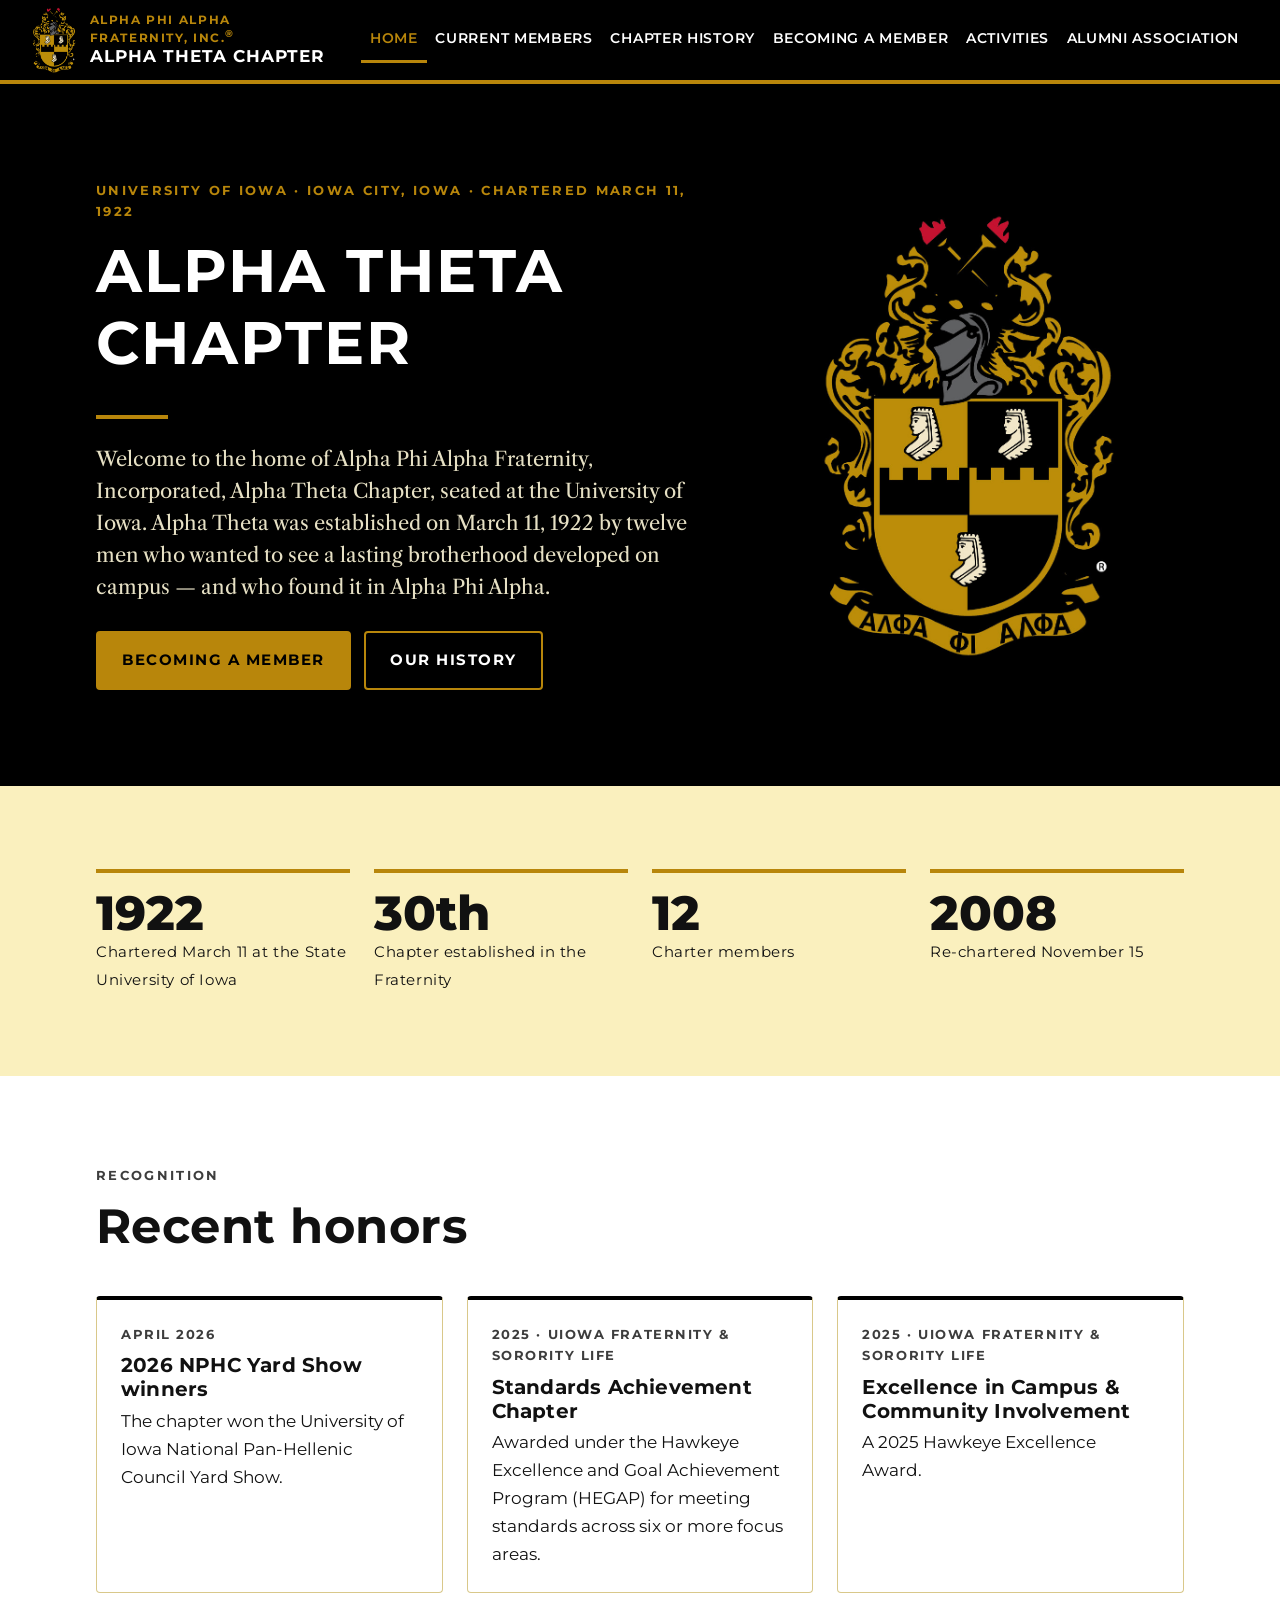
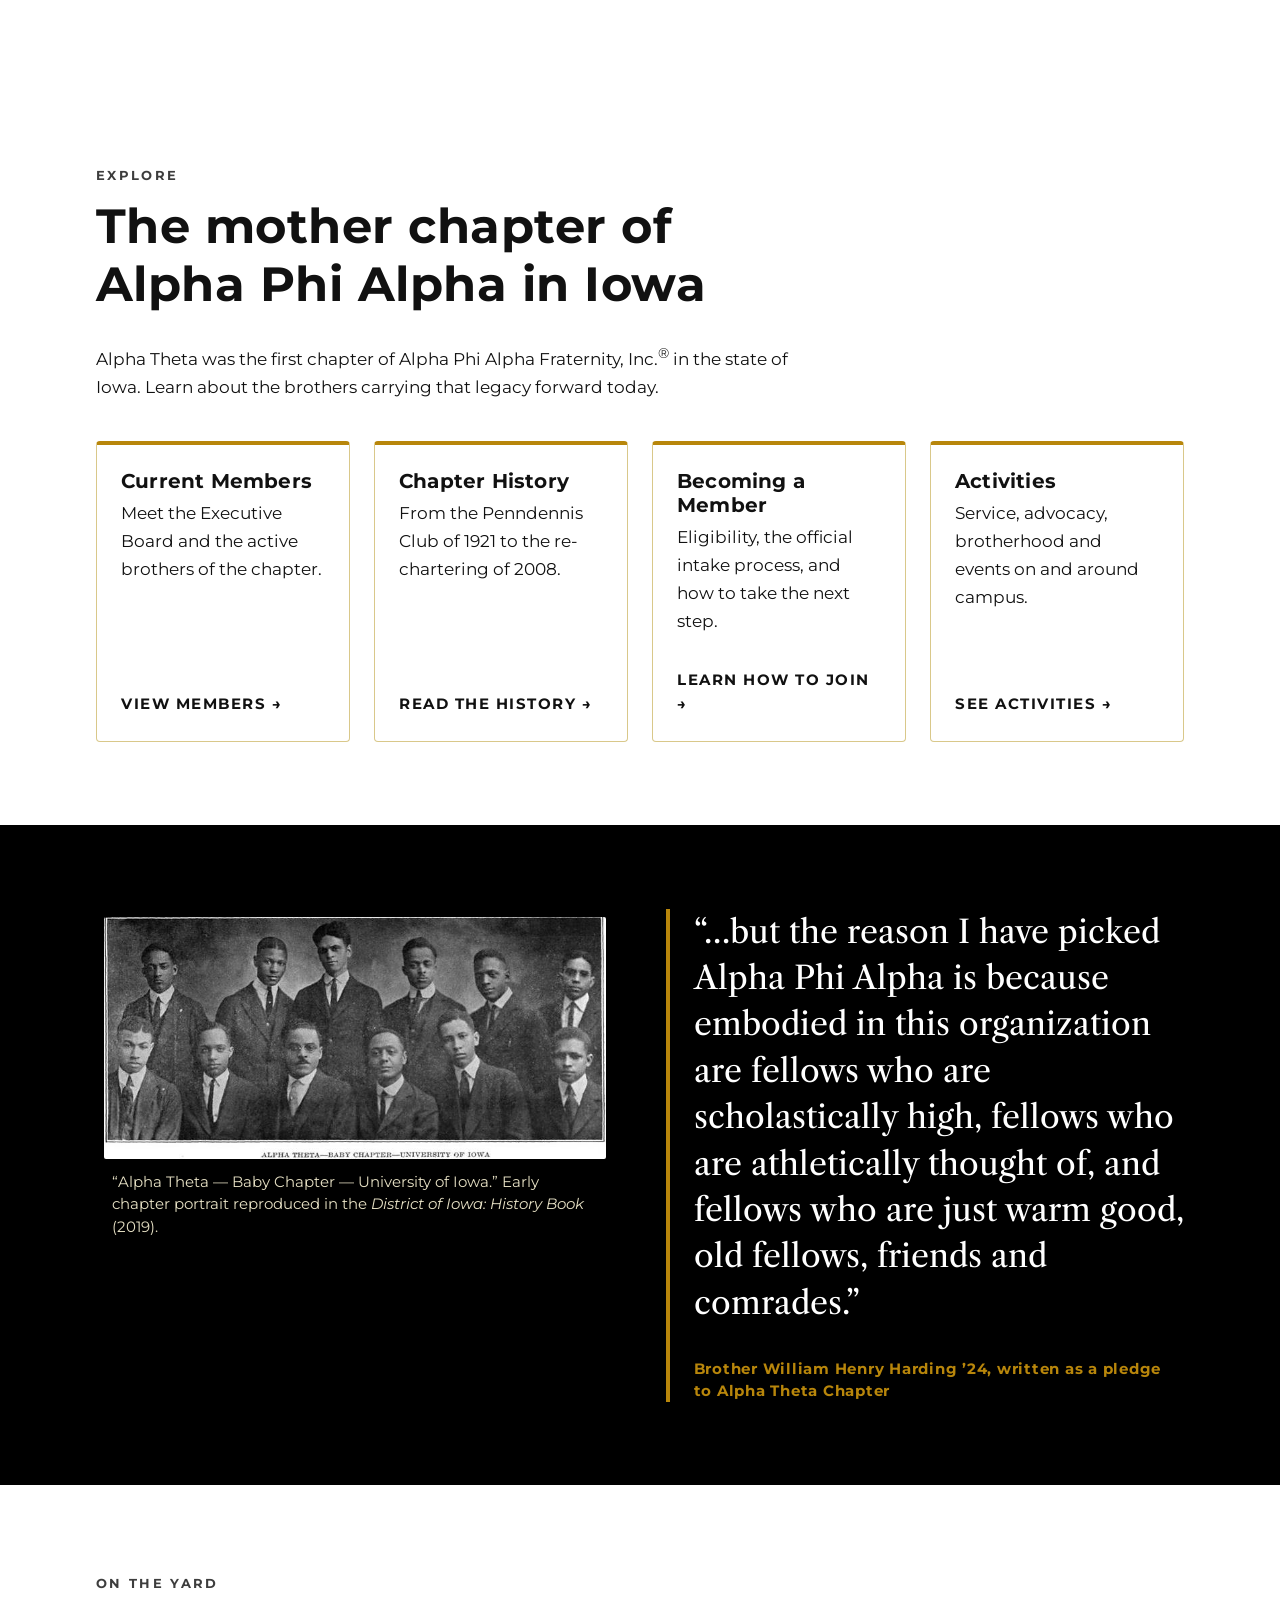
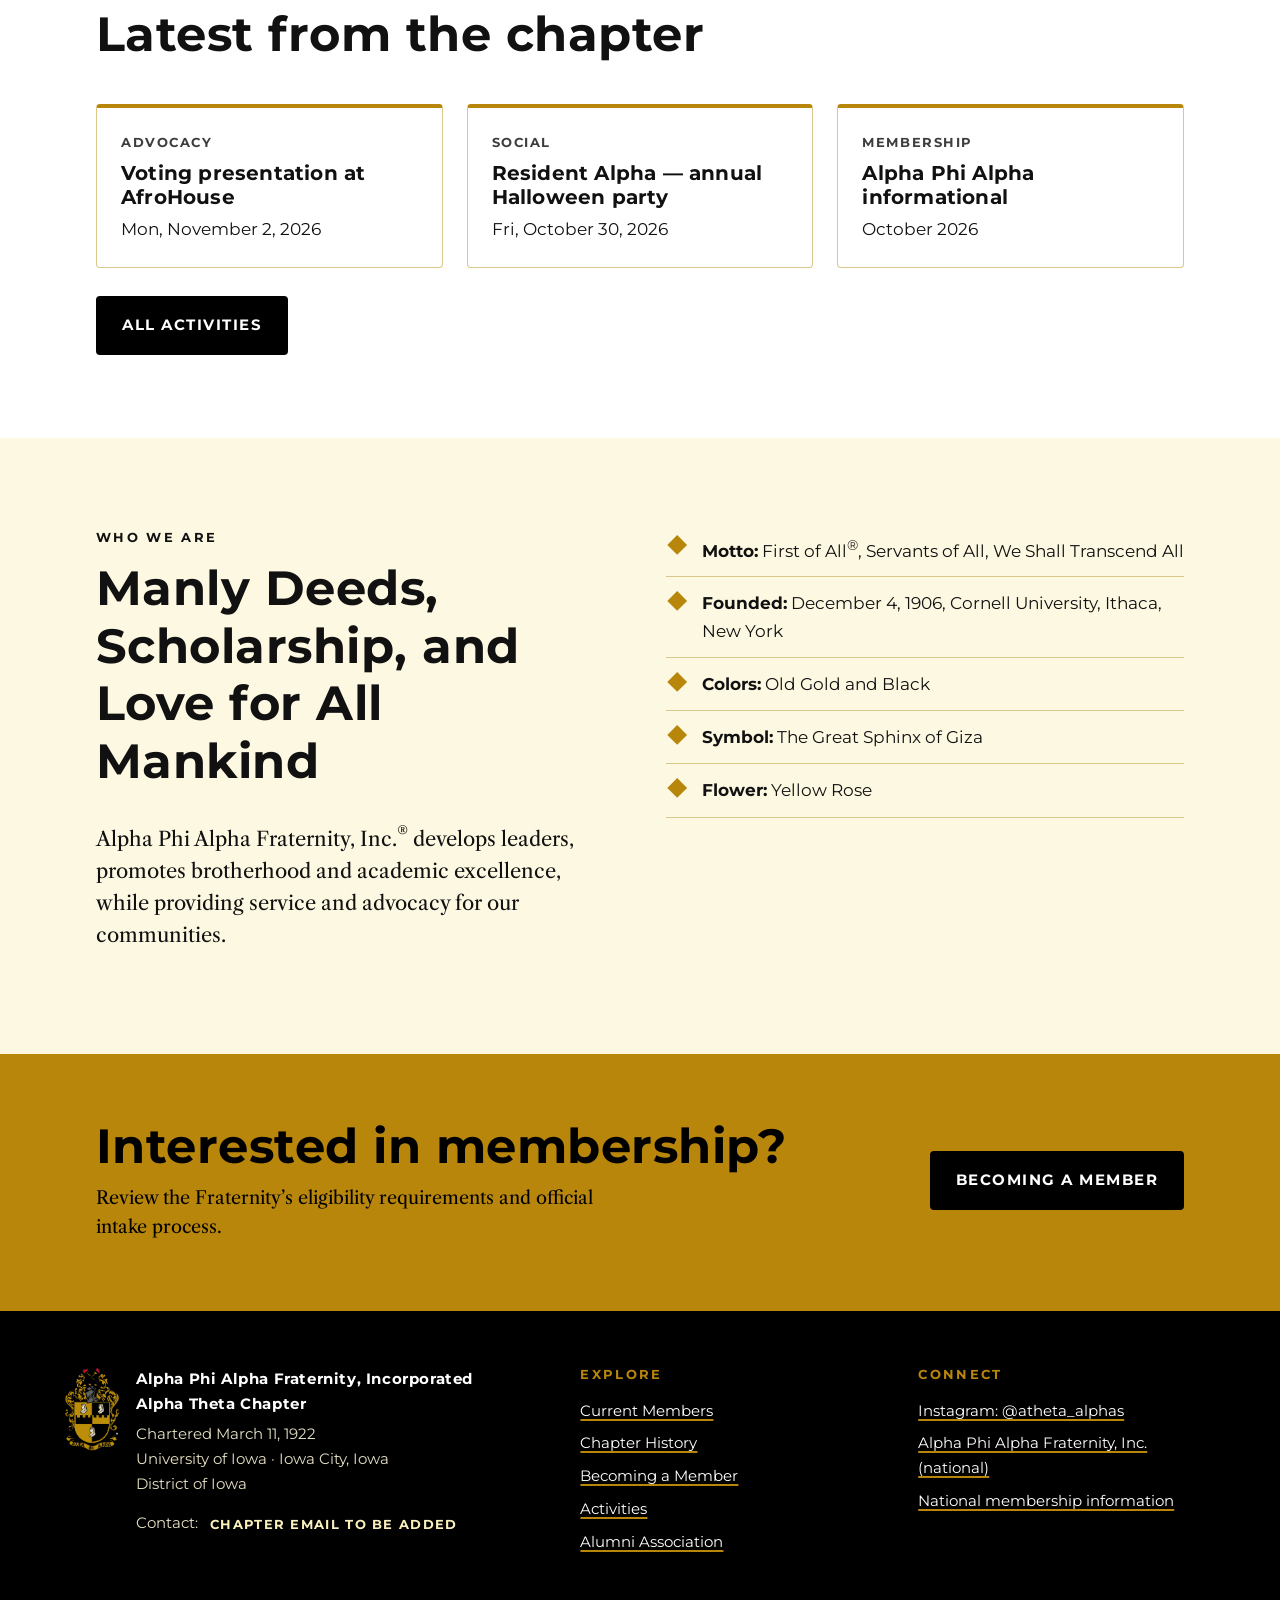
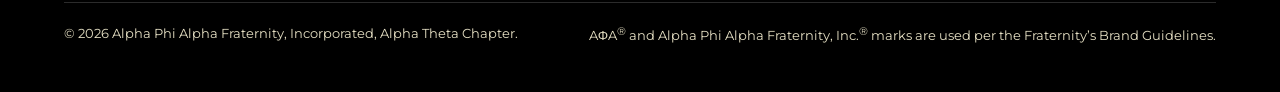
<file: Alpha (TEMP)/index.html>
<!doctype html>
<html lang="en" class="js-off">
<head>
  <meta charset="utf-8">
  <meta name="viewport" content="width=device-width, initial-scale=1">
  <title>Alpha Theta Chapter | Alpha Phi Alpha Fraternity, Inc.</title>
  <meta name="description" content="Alpha Phi Alpha Fraternity, Incorporated, Alpha Theta Chapter — chartered March 11, 1922 at the University of Iowa, Iowa City, Iowa.">
  <link rel="preconnect" href="https://fonts.googleapis.com">
  <link rel="preconnect" href="https://fonts.gstatic.com" crossorigin>
  <link href="https://fonts.googleapis.com/css2?family=Libre+Caslon+Text:ital,wght@0,400;0,700;1,400&family=Montserrat:wght@400;600;700;800&display=swap" rel="stylesheet">
  <link rel="stylesheet" href="css/styles.css?v=20261113">
  <link rel="icon" href="images/coat-of-arms.jpg">
</head>
<body>
  <a class="skip-link" href="#main">Skip to main content</a>

  <!-- ===== Site header (keep identical on every page) ===== -->
  <header class="site-header">
    <div class="container header-inner">
      <a class="brand" href="index.html">
        <img src="images/coat-of-arms.jpg" alt="" width="44" height="66">
        <span class="brand-text">
          <span class="brand-fraternity">Alpha Phi Alpha<br>Fraternity, Inc.<sup>®</sup></span>
          <span class="brand-chapter">Alpha Theta Chapter</span>
        </span>
      </a>
      <button class="nav-toggle" type="button" aria-expanded="false" aria-controls="site-nav">Menu</button>
      <nav id="site-nav" class="site-nav" aria-label="Main">
        <ul>
          <li><a href="index.html" aria-current="page">Home</a></li>
          <li><a href="members.html">Current Members</a></li>
          <li><a href="history.html">Chapter History</a></li>
          <li><a href="membership.html">Becoming a Member</a></li>
          <li><a href="activities.html">Activities</a></li>
          <li><a href="https://givebutter.com/alphathetasupport" rel="noopener">Alumni Association</a></li>
        </ul>
      </nav>
    </div>
  </header>

  <main id="main">
    <section class="hero hero-home">
      <div class="container hero-grid">
        <div>
          <span class="eyebrow">University of Iowa · Iowa City, Iowa · Chartered March 11, 1922</span>
          <h1>Alpha Theta Chapter</h1>
          <hr class="gold-rule">
          <p class="lead">Welcome to the home of Alpha Phi Alpha Fraternity, Incorporated, Alpha Theta Chapter, seated at the University of Iowa. Alpha Theta was established on March 11, 1922 by twelve men who wanted to see a lasting brotherhood developed on campus — and who found it in Alpha Phi Alpha.</p>
          <div class="btn-row">
            <a class="btn btn-gold" href="membership.html">Becoming a Member</a>
            <a class="btn btn-outline" href="history.html">Our History</a>
          </div>
        </div>
        <img class="crest" src="images/coat-of-arms.jpg" alt="The Coat of Arms of Alpha Phi Alpha Fraternity, Inc." width="641" height="963">
      </div>
    </section>

    <section class="section section-cream" aria-labelledby="at-a-glance">
      <div class="container">
        <h2 id="at-a-glance" class="visually-hidden">The chapter at a glance</h2>
        <div class="stats">
          <div class="stat"><span class="stat-value">1922</span><span class="stat-label">Chartered March 11 at the State University of Iowa</span></div>
          <div class="stat"><span class="stat-value">30th</span><span class="stat-label">Chapter established in the Fraternity</span></div>
          <div class="stat"><span class="stat-value">12</span><span class="stat-label">Charter members</span></div>
          <div class="stat"><span class="stat-value">2008</span><span class="stat-label">Re-chartered November 15</span></div>
        </div>
      </div>
    </section>

    <!-- CHAPTER UPDATE: add new awards here. GPA and Dean's List figures are left off until the chapter decides to publish them. -->
    <section class="section" aria-labelledby="recognition-heading">
      <div class="container">
        <div class="section-head">
          <span class="eyebrow">Recognition</span>
          <h2 id="recognition-heading">Recent honors</h2>
        </div>
        <ul class="recognition plain-list">
          <li class="card">
            <p class="meta">April 2026</p>
            <h3>2026 NPHC Yard Show winners</h3>
            <p>The chapter won the University of Iowa National Pan-Hellenic Council Yard Show.</p>
          </li>
          <li class="card">
            <p class="meta">2025 · UIowa Fraternity &amp; Sorority Life</p>
            <h3>Standards Achievement Chapter</h3>
            <p>Awarded under the Hawkeye Excellence and Goal Achievement Program (HEGAP) for meeting standards across six or more focus areas.</p>
          </li>
          <li class="card">
            <p class="meta">2025 · UIowa Fraternity &amp; Sorority Life</p>
            <h3>Excellence in Campus &amp; Community Involvement</h3>
            <p>A 2025 Hawkeye Excellence Award.</p>
          </li>
        </ul>
      </div>
    </section>

    <section class="section" aria-labelledby="explore-heading">
      <div class="container">
        <div class="section-head">
          <span class="eyebrow">Explore</span>
          <h2 id="explore-heading">The mother chapter of Alpha Phi Alpha in Iowa</h2>
          <p>Alpha Theta was the first chapter of Alpha Phi Alpha Fraternity, Inc.<sup>®</sup> in the state of Iowa. Learn about the brothers carrying that legacy forward today.</p>
        </div>
        <div class="grid grid-4">
          <a class="card nav-card" href="members.html">
            <h3>Current Members</h3>
            <p>Meet the Executive Board and the active brothers of the chapter.</p>
            <span class="arrow">View members →</span>
          </a>
          <a class="card nav-card" href="history.html">
            <h3>Chapter History</h3>
            <p>From the Penndennis Club of 1921 to the re-chartering of 2008.</p>
            <span class="arrow">Read the history →</span>
          </a>
          <a class="card nav-card" href="membership.html">
            <h3>Becoming a Member</h3>
            <p>Eligibility, the official intake process, and how to take the next step.</p>
            <span class="arrow">Learn how to join →</span>
          </a>
          <a class="card nav-card" href="activities.html">
            <h3>Activities</h3>
            <p>Service, advocacy, brotherhood and events on and around campus.</p>
            <span class="arrow">See activities →</span>
          </a>
        </div>
      </div>
    </section>

    <section class="section section-dark" aria-labelledby="quote-heading">
      <div class="container two-col">
        <figure class="photo">
          <img src="images/charter-members-1922.jpg" alt="Black-and-white group portrait of twelve young men in suits, in two rows, captioned 'Alpha Theta — Baby Chapter — University of Iowa.'" width="747" height="360" loading="lazy">
          <figcaption>“Alpha Theta — Baby Chapter — University of Iowa.” Early chapter portrait reproduced in the <cite>District of Iowa: History Book</cite> (2019).</figcaption>
        </figure>
        <div>
          <h2 id="quote-heading" class="visually-hidden">From the chapter’s history</h2>
          <blockquote class="pull-quote">
            <p>“…but the reason I have picked Alpha Phi Alpha is because embodied in this organization are fellows who are scholastically high, fellows who are athletically thought of, and fellows who are just warm good, old fellows, friends and comrades.”</p>
            <cite>Brother William Henry Harding ’24, written as a pledge to Alpha Theta Chapter</cite>
          </blockquote>
        </div>
      </div>
    </section>

    <section class="section" aria-labelledby="latest-heading">
      <div class="container">
        <div class="section-head">
          <span class="eyebrow">On the yard</span>
          <h2 id="latest-heading">Latest from the chapter</h2>
        </div>
        <!-- Filled automatically from data/activities.js -->
        <ul id="home-activities" class="grid grid-3" style="list-style:none;padding:0;margin:0">
          <li class="card"><p>See the <a href="activities.html">Activities</a> page for recent and upcoming events.</p></li>
        </ul>
        <div class="btn-row"><a class="btn btn-dark" href="activities.html">All activities</a></div>
      </div>
    </section>

    <section class="section section-soft" aria-labelledby="aims-heading">
      <div class="container two-col">
        <div>
          <span class="eyebrow">Who we are</span>
          <h2 id="aims-heading">Manly Deeds, Scholarship, and Love for All Mankind</h2>
          <p class="lead">Alpha Phi Alpha Fraternity, Inc.<sup>®</sup> develops leaders, promotes brotherhood and academic excellence, while providing service and advocacy for our communities.</p>
        </div>
        <ul class="check-list">
          <li><strong>Motto:</strong> First of All<sup>®</sup>, Servants of All, We Shall Transcend All</li>
          <li><strong>Founded:</strong> December 4, 1906, Cornell University, Ithaca, New York</li>
          <li><strong>Colors:</strong> Old Gold and Black</li>
          <li><strong>Symbol:</strong> The Great Sphinx of Giza</li>
          <li><strong>Flower:</strong> Yellow Rose</li>
        </ul>
      </div>
    </section>

    <section class="cta-band" aria-labelledby="cta-heading">
      <div class="container inner">
        <div>
          <h2 id="cta-heading">Interested in membership?</h2>
          <p>Review the Fraternity’s eligibility requirements and official intake process.</p>
        </div>
        <a class="btn btn-dark" href="membership.html">Becoming a Member</a>
      </div>
    </section>
  </main>

  <!-- ===== Site footer (keep identical on every page) ===== -->
  <footer class="site-footer">
    <div class="container footer-grid">
      <div class="footer-id">
        <img src="images/coat-of-arms.jpg" alt="" width="56" height="84">
        <div>
          <p class="name">Alpha Phi Alpha Fraternity, Incorporated<br>Alpha Theta Chapter</p>
          <p>Chartered March 11, 1922<br>University of Iowa · Iowa City, Iowa<br>District of Iowa</p>
          <!-- CHAPTER UPDATE: add the chapter's official contact email -->
          <p>Contact: <span class="placeholder-note">Chapter email to be added</span></p>
        </div>
      </div>
      <div>
        <h2>Explore</h2>
        <ul>
          <li><a href="members.html">Current Members</a></li>
          <li><a href="history.html">Chapter History</a></li>
          <li><a href="membership.html">Becoming a Member</a></li>
          <li><a href="activities.html">Activities</a></li>
          <li><a href="https://givebutter.com/alphathetasupport" rel="noopener">Alumni Association</a></li>
        </ul>
      </div>
      <div>
        <h2>Connect</h2>
        <ul>
          <li><a href="https://www.instagram.com/atheta_alphas/" rel="noopener">Instagram: @atheta_alphas</a></li>
          <li><a href="https://apa1906.net/" rel="noopener">Alpha Phi Alpha Fraternity, Inc. (national)</a></li>
          <li><a href="https://apa1906.net/membership/" rel="noopener">National membership information</a></li>
        </ul>
      </div>
    </div>
    <div class="container footer-bottom">
      <p>© <span id="year">2026</span> Alpha Phi Alpha Fraternity, Incorporated, Alpha Theta Chapter.</p>
      <p>AΦA<sup>®</sup> and Alpha Phi Alpha Fraternity, Inc.<sup>®</sup> marks are used per the Fraternity’s Brand Guidelines.</p>
    </div>
  </footer>

  <script src="data/activities.js?v=20261113"></script>
  <script src="js/site.js?v=20261113"></script>
</body>
</html>
</file>
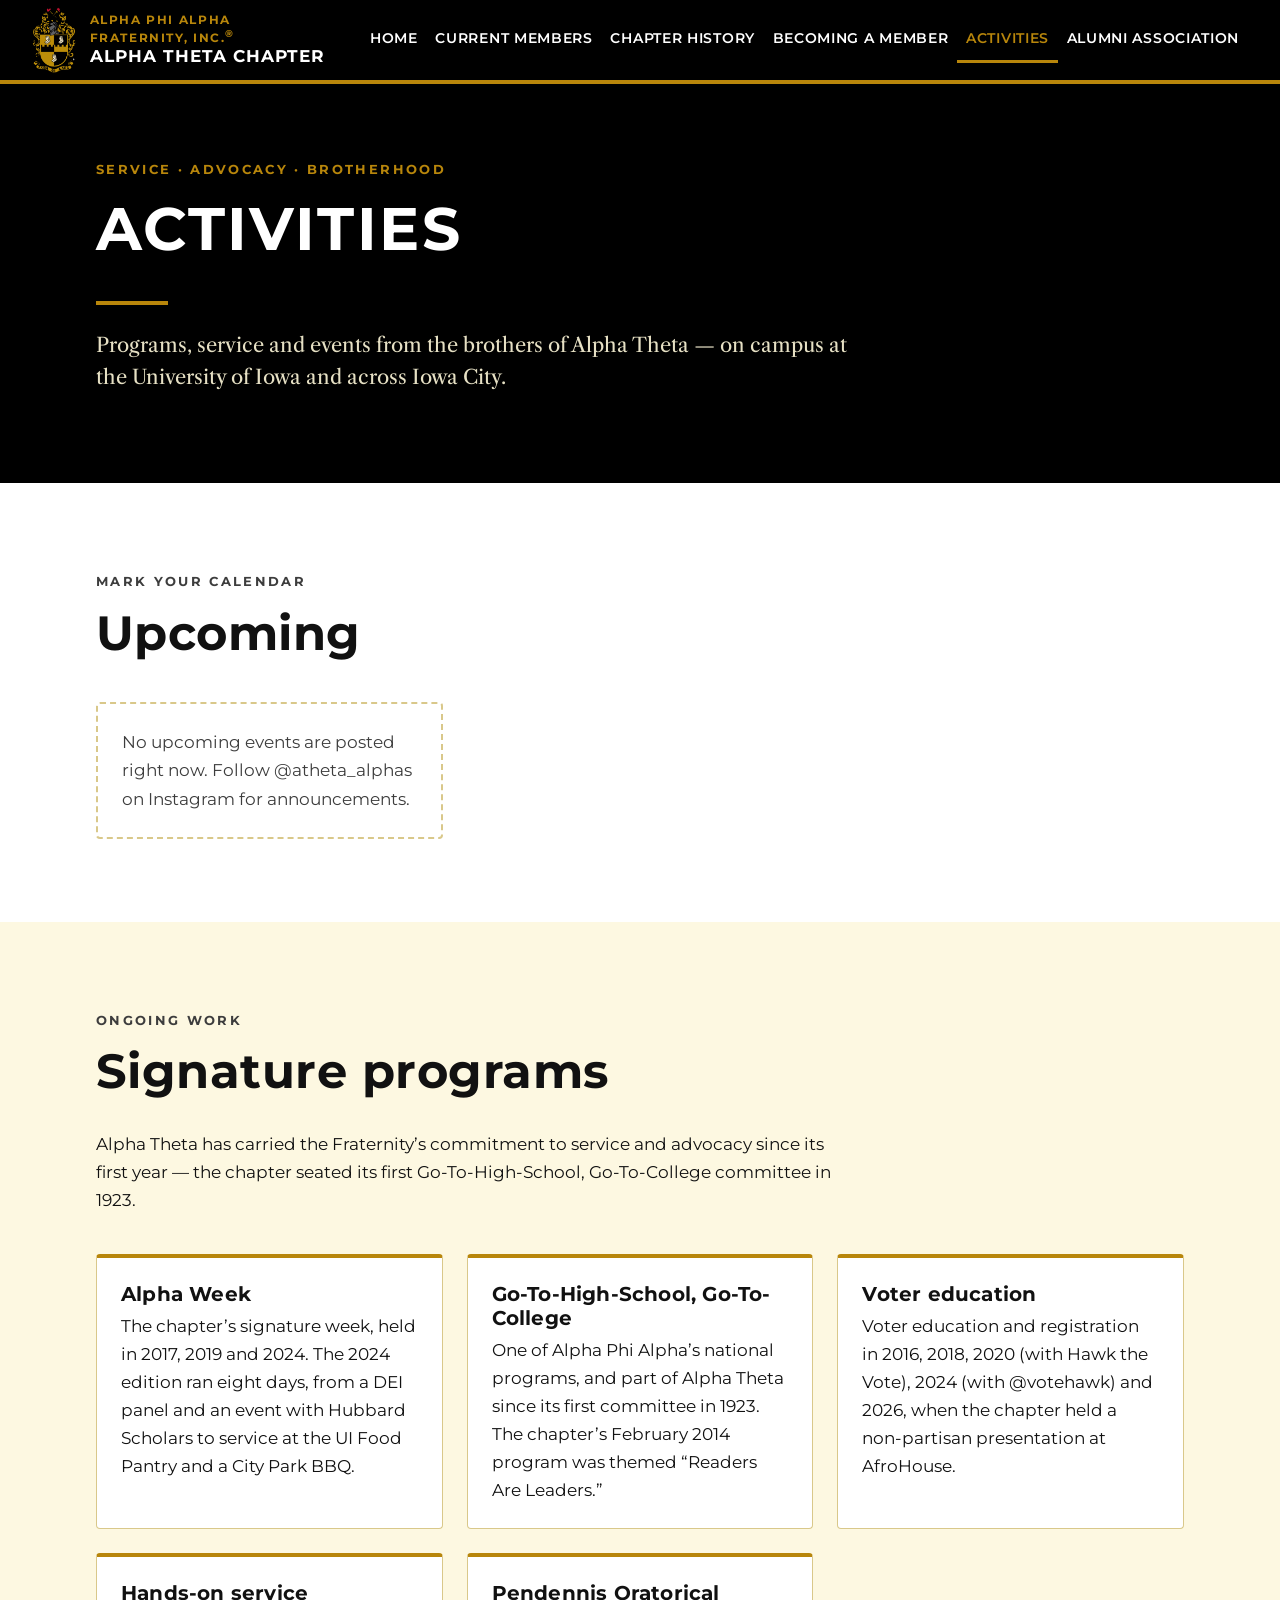
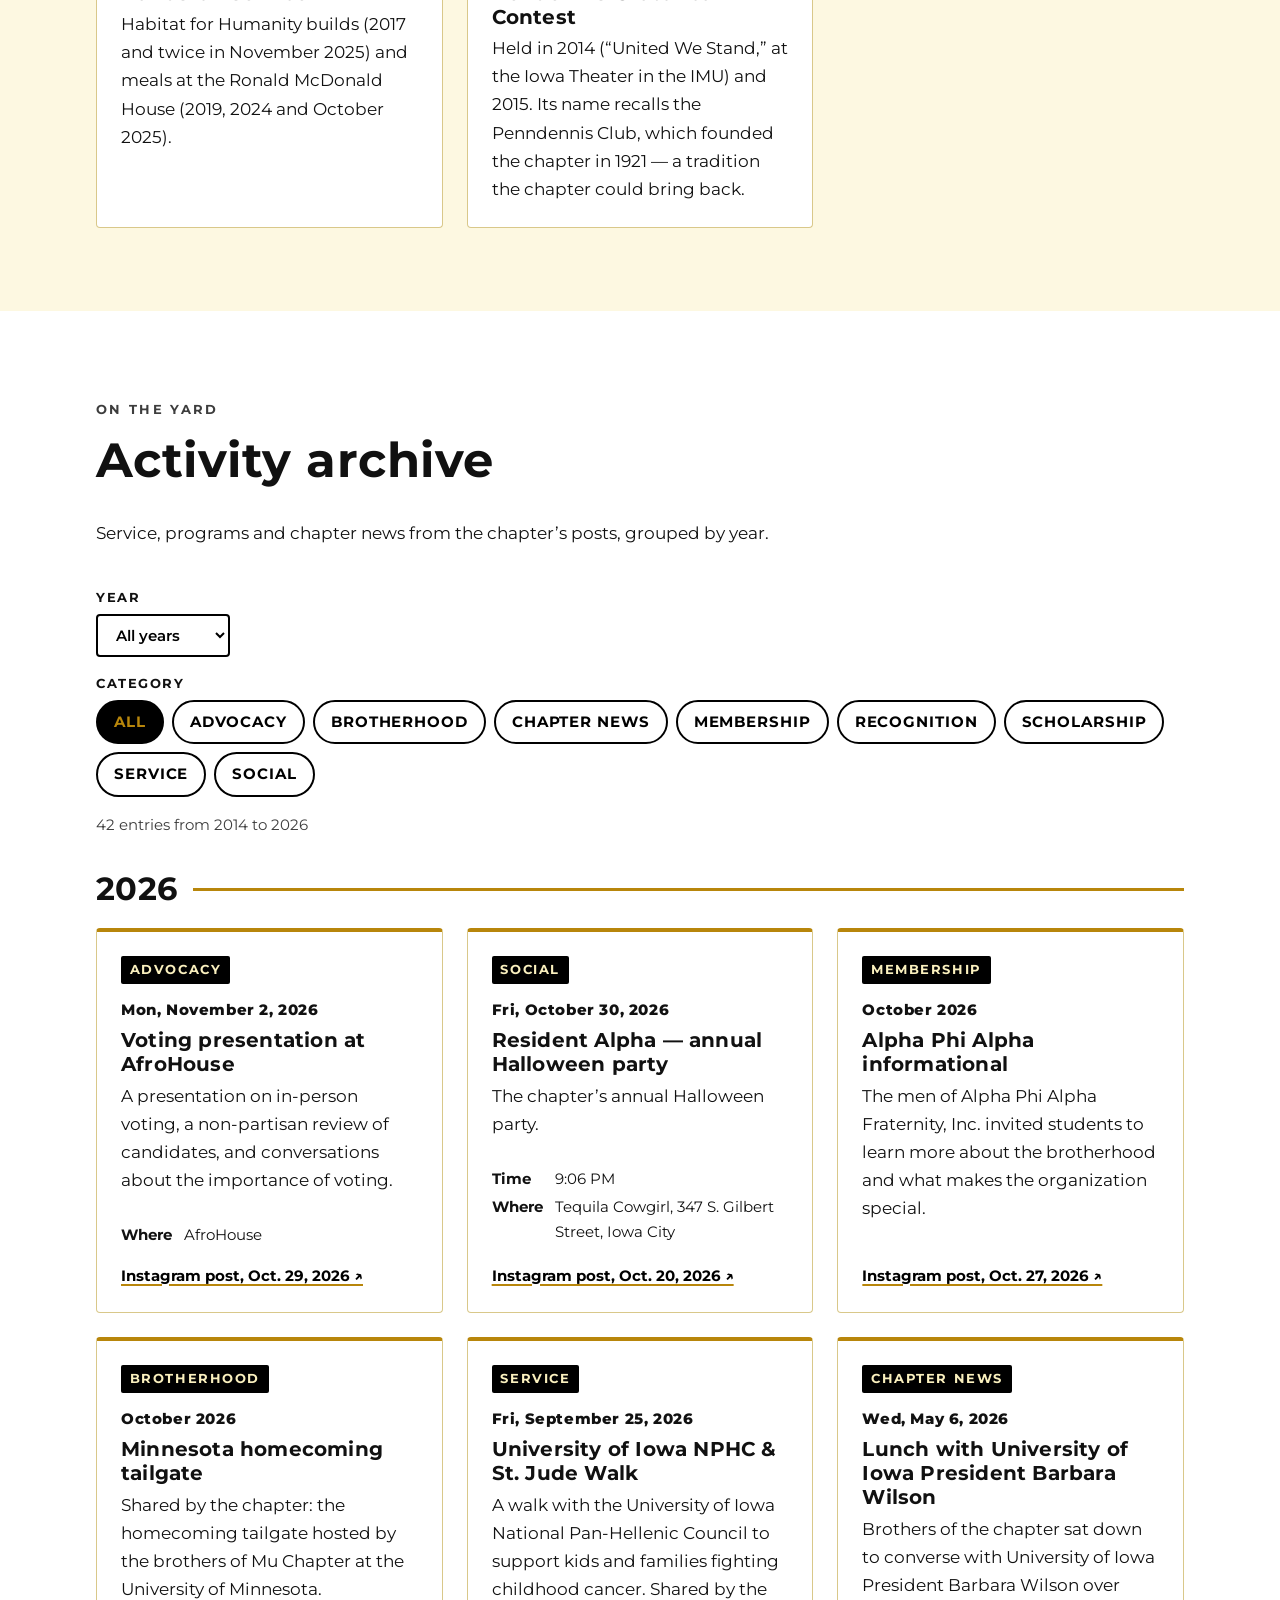
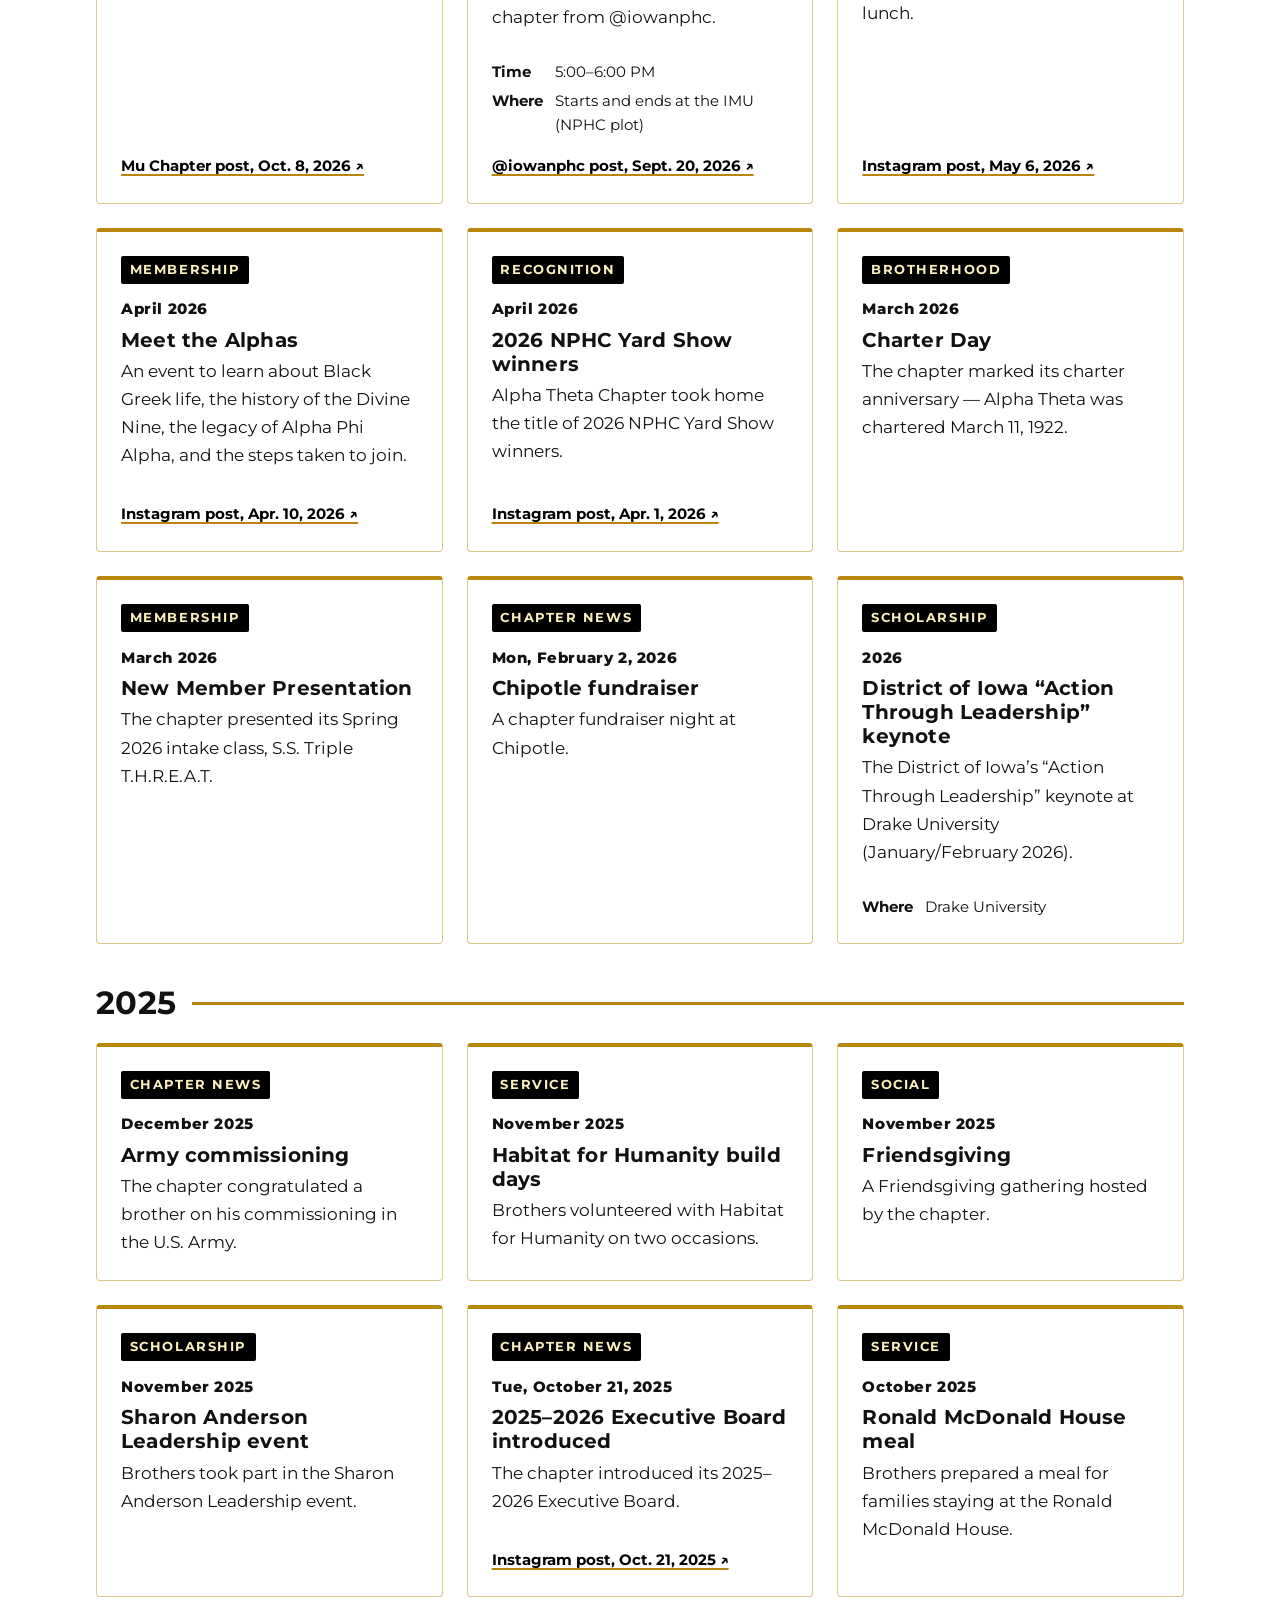
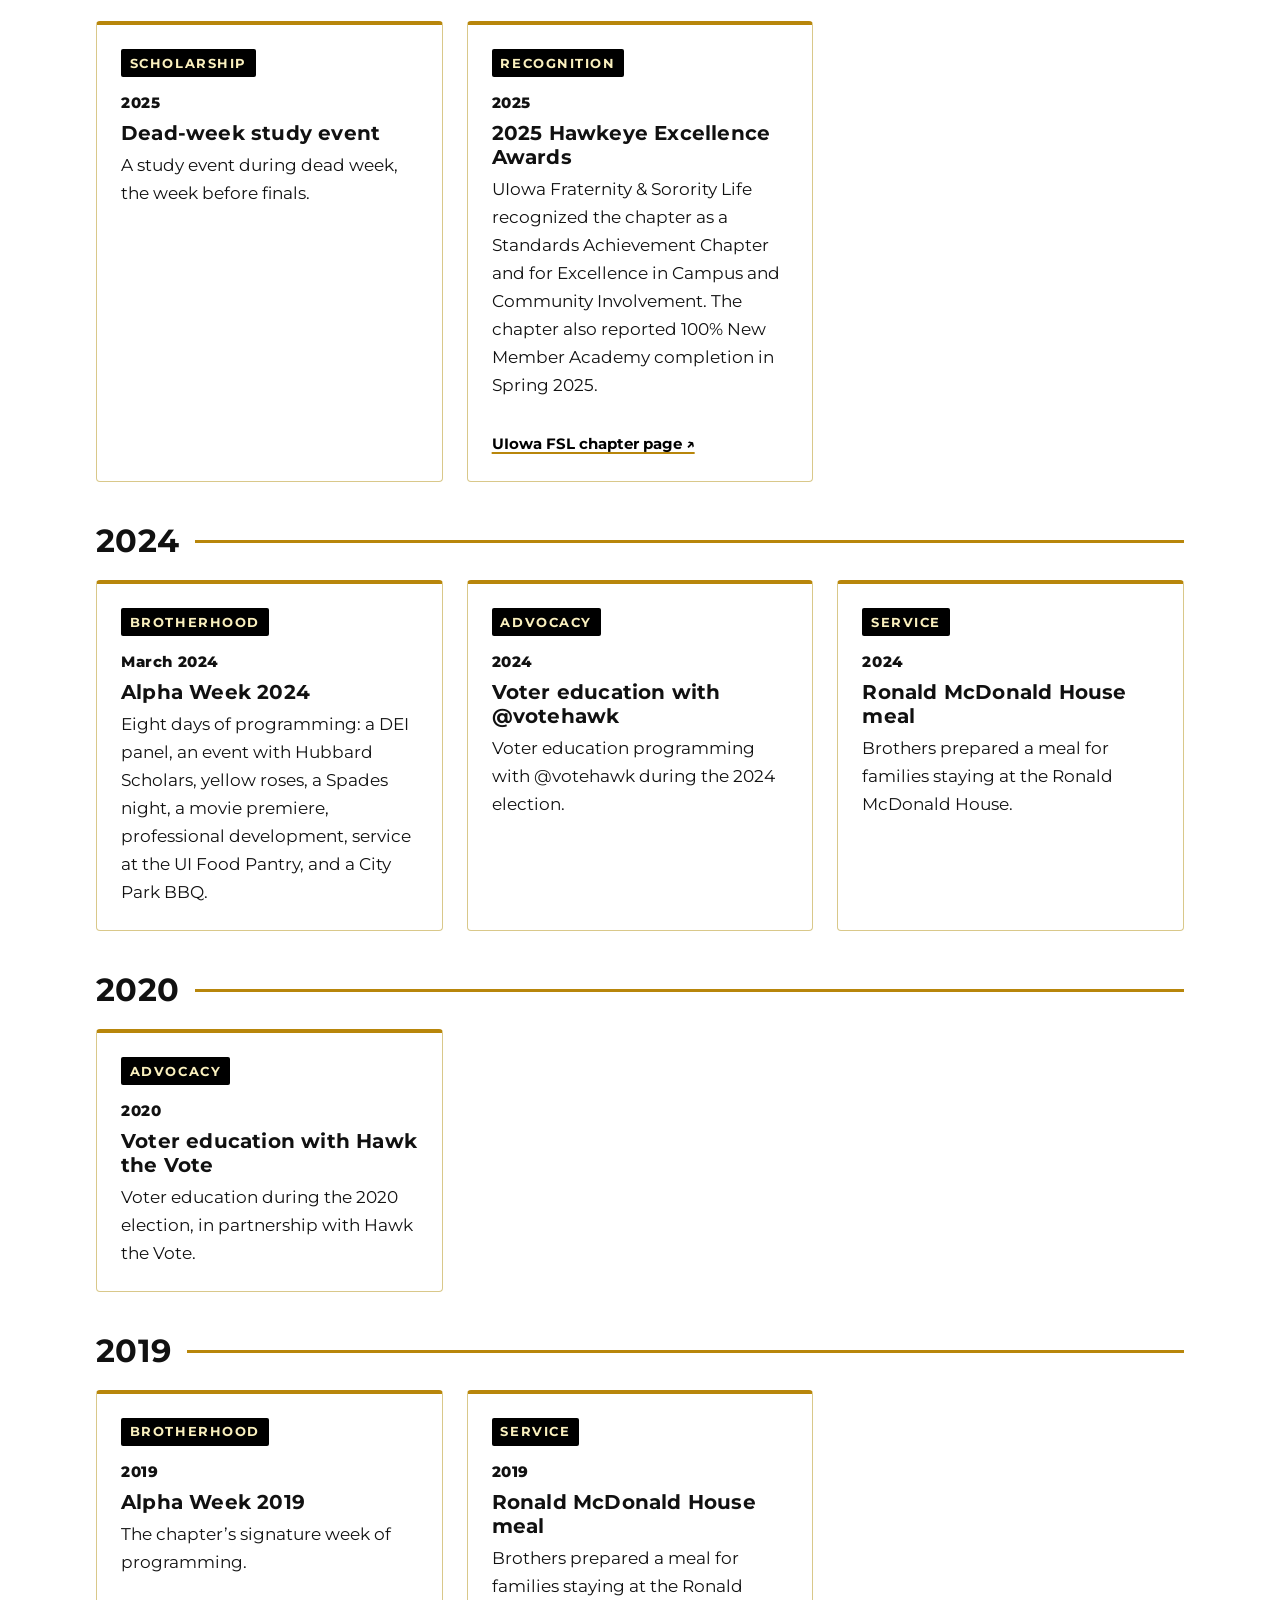
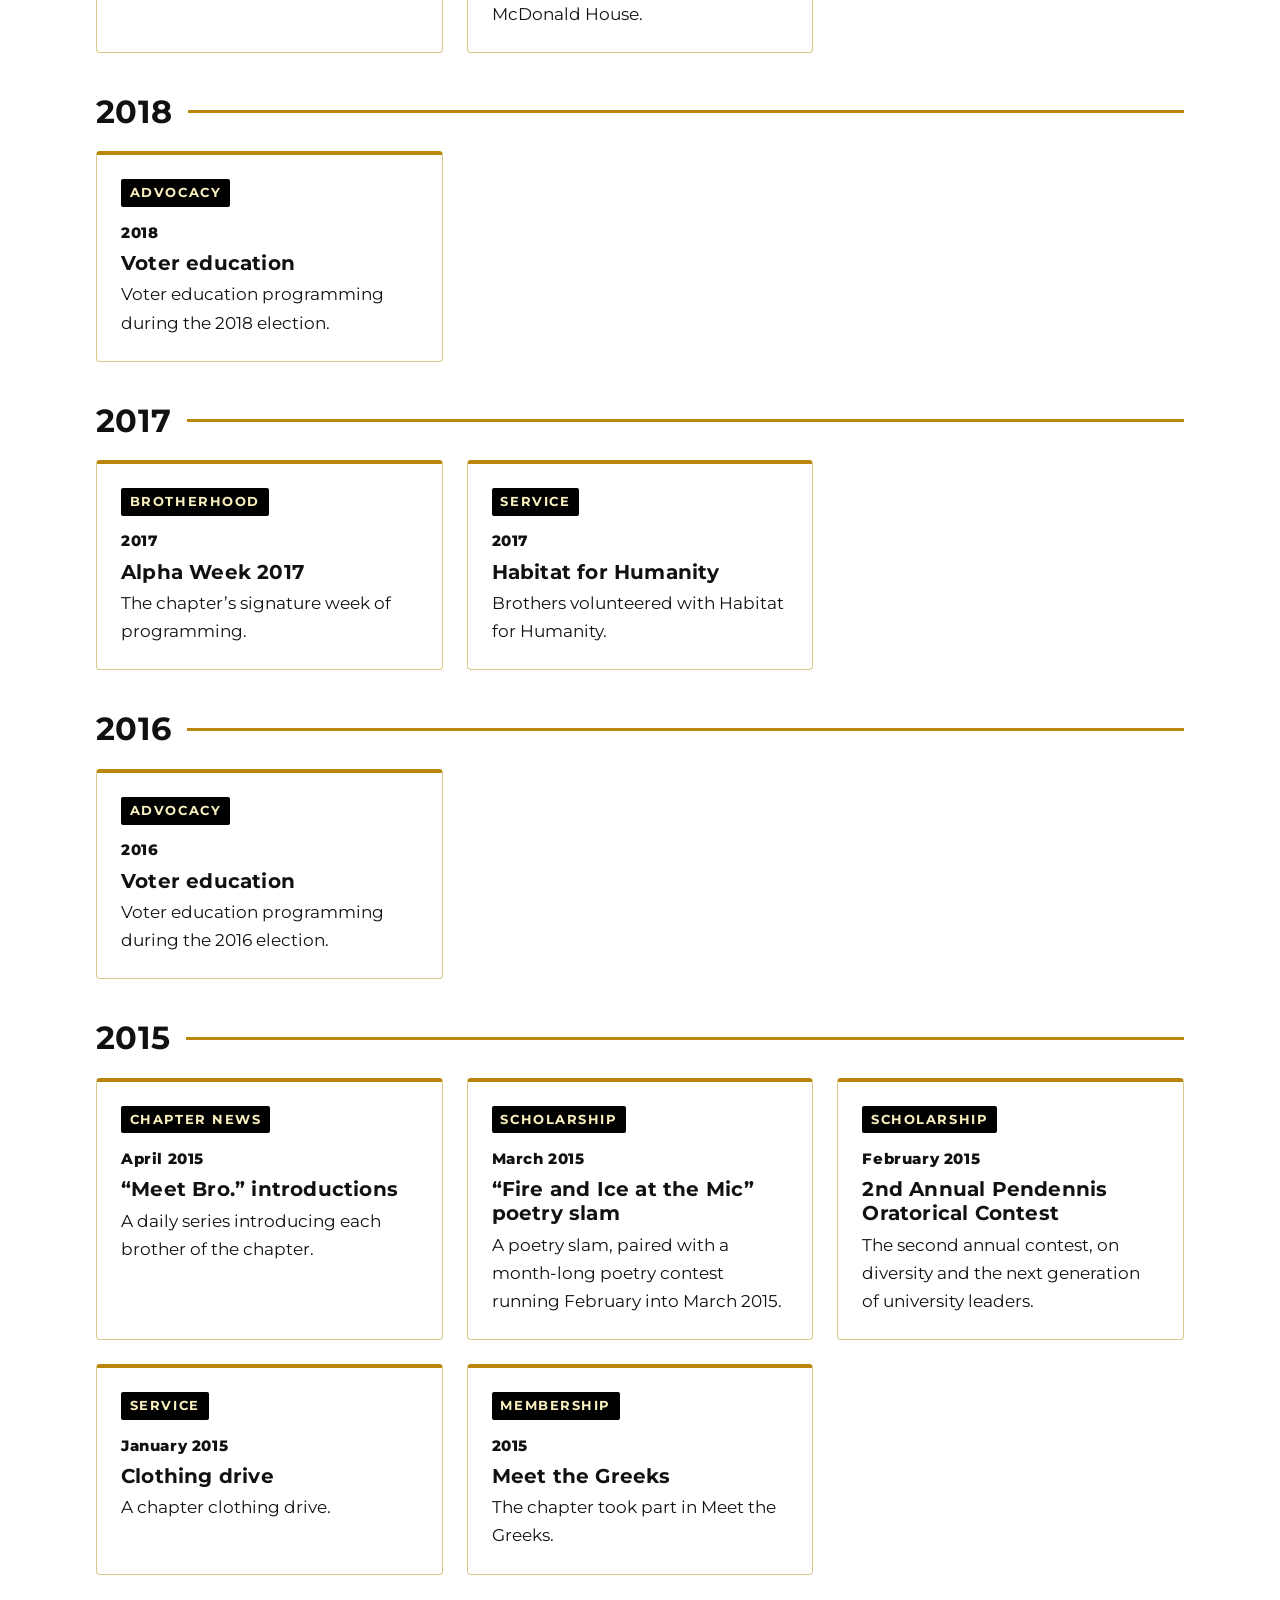
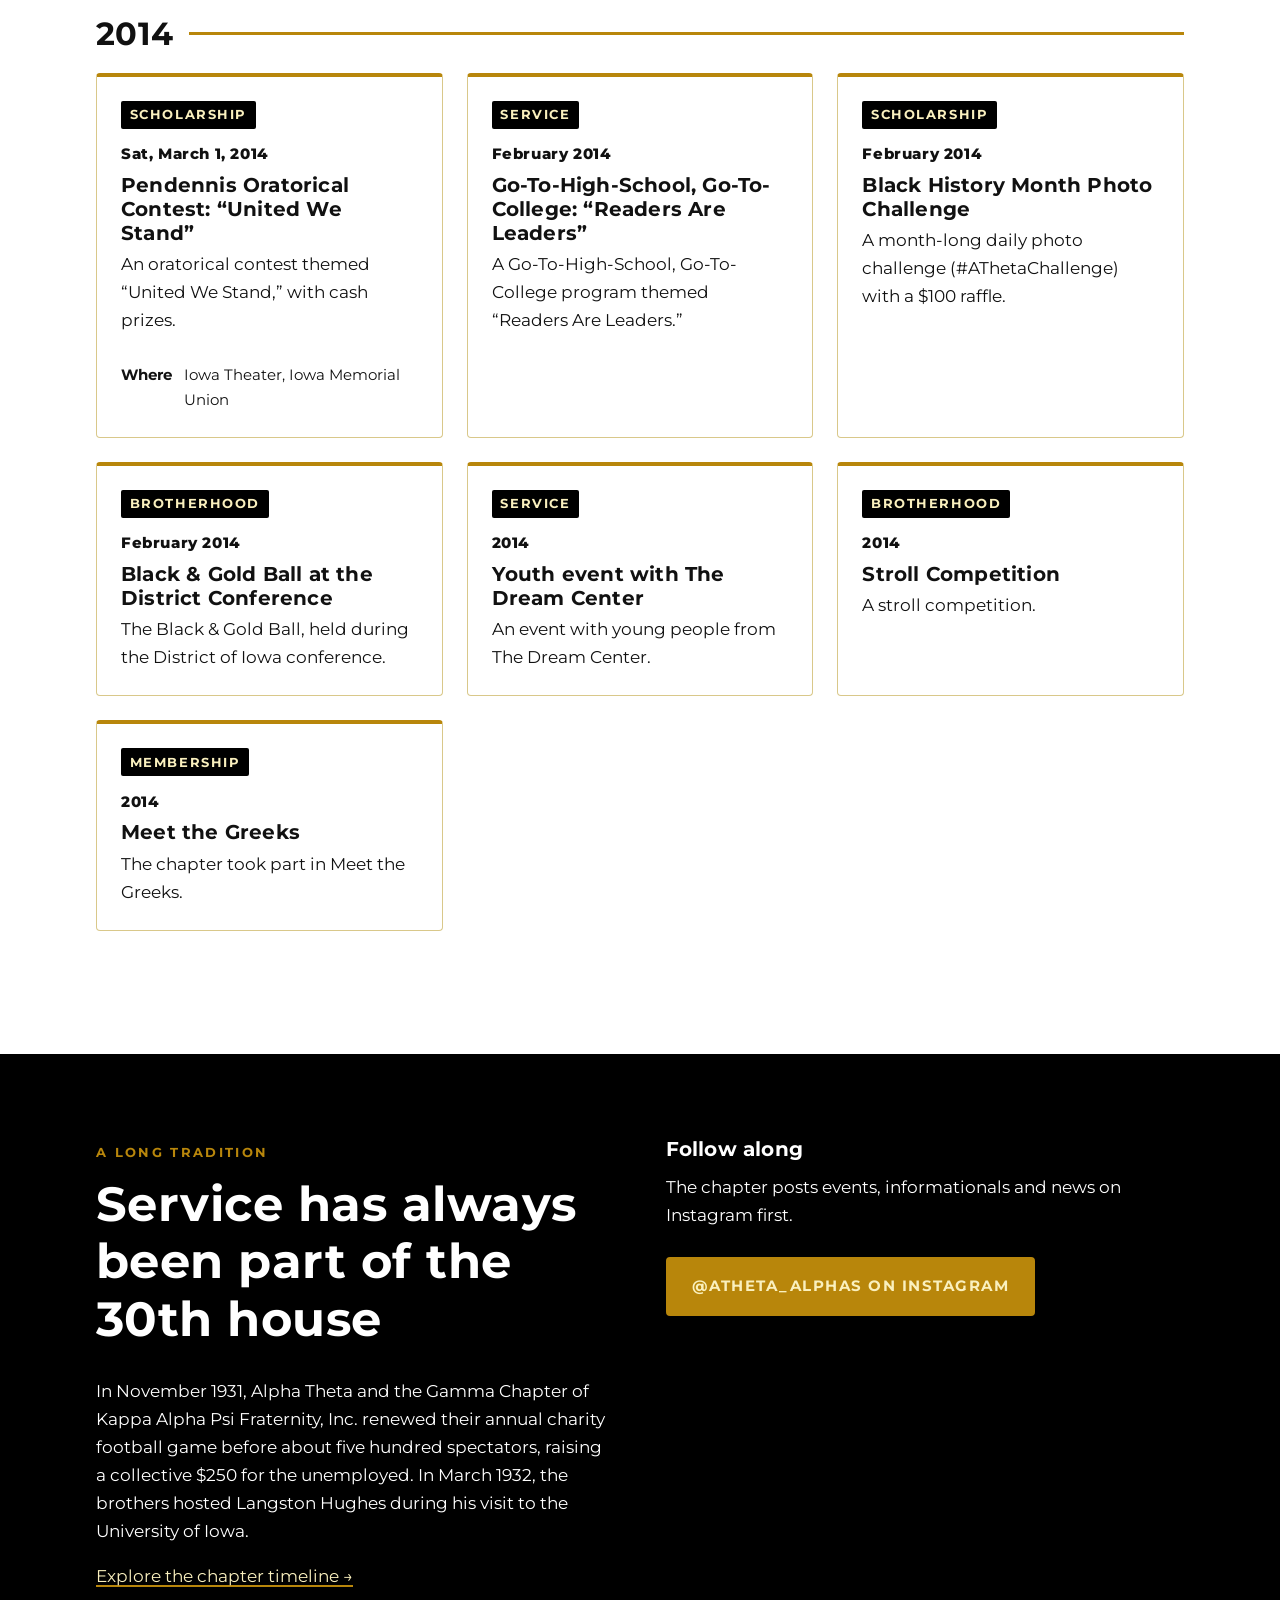
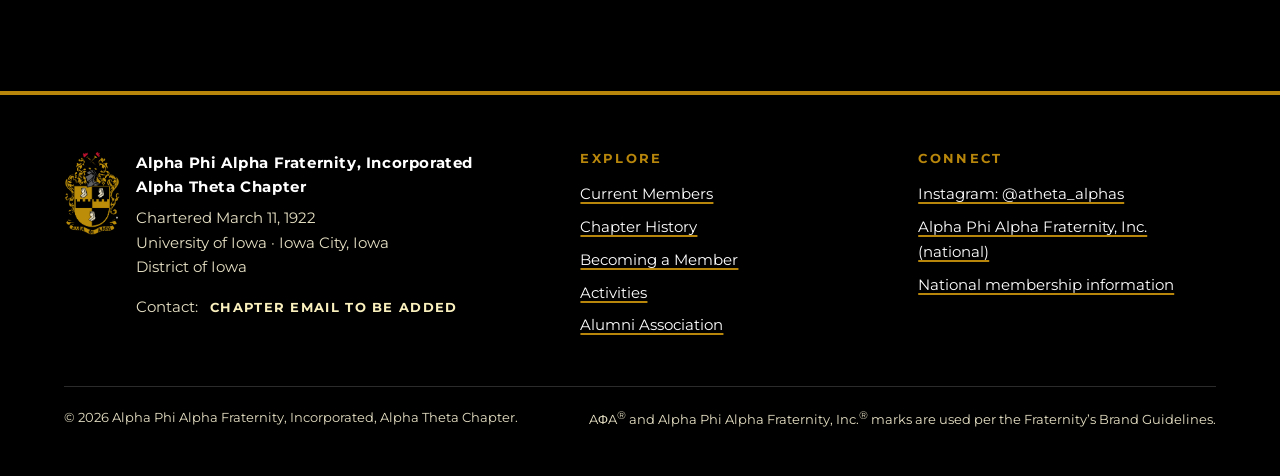
<file: Alpha (TEMP)/activities.html>
<!doctype html>
<html lang="en" class="js-off">
<head>
  <meta charset="utf-8">
  <meta name="viewport" content="width=device-width, initial-scale=1">
  <title>Activities | Alpha Theta Chapter | Alpha Phi Alpha Fraternity, Inc.</title>
  <meta name="description" content="Service, advocacy, brotherhood and events from Alpha Phi Alpha Fraternity, Incorporated, Alpha Theta Chapter at the University of Iowa.">
  <link rel="preconnect" href="https://fonts.googleapis.com">
  <link rel="preconnect" href="https://fonts.gstatic.com" crossorigin>
  <link href="https://fonts.googleapis.com/css2?family=Libre+Caslon+Text:ital,wght@0,400;0,700;1,400&family=Montserrat:wght@400;600;700;800&display=swap" rel="stylesheet">
  <link rel="stylesheet" href="css/styles.css?v=20261113">
  <link rel="icon" href="images/coat-of-arms.jpg">
</head>
<body>
  <a class="skip-link" href="#main">Skip to main content</a>

  <!-- ===== Site header (keep identical on every page) ===== -->
  <header class="site-header">
    <div class="container header-inner">
      <a class="brand" href="index.html">
        <img src="images/coat-of-arms.jpg" alt="" width="44" height="66">
        <span class="brand-text">
          <span class="brand-fraternity">Alpha Phi Alpha<br>Fraternity, Inc.<sup>®</sup></span>
          <span class="brand-chapter">Alpha Theta Chapter</span>
        </span>
      </a>
      <button class="nav-toggle" type="button" aria-expanded="false" aria-controls="site-nav">Menu</button>
      <nav id="site-nav" class="site-nav" aria-label="Main">
        <ul>
          <li><a href="index.html">Home</a></li>
          <li><a href="members.html">Current Members</a></li>
          <li><a href="history.html">Chapter History</a></li>
          <li><a href="membership.html">Becoming a Member</a></li>
          <li><a href="activities.html" aria-current="page">Activities</a></li>
          <li><a href="https://givebutter.com/alphathetasupport" rel="noopener">Alumni Association</a></li>
        </ul>
      </nav>
    </div>
  </header>

  <main id="main">
    <section class="hero page-hero">
      <div class="container">
        <span class="eyebrow">Service · Advocacy · Brotherhood</span>
        <h1>Activities</h1>
        <hr class="gold-rule">
        <p class="lead">Programs, service and events from the brothers of Alpha Theta — on campus at the University of Iowa and across Iowa City.</p>
      </div>
    </section>

    <!--
      CHAPTER UPDATE: Event and program cards on this page are generated from
      data/activities.js. Add new events there; past and upcoming events sort
      themselves by date.
    -->

    <section class="section" aria-labelledby="upcoming-heading">
      <div class="container">
        <div class="section-head">
          <span class="eyebrow">Mark your calendar</span>
          <h2 id="upcoming-heading">Upcoming</h2>
        </div>
        <ul id="upcoming-list" class="grid grid-3 plain-list">
          <li class="empty-state">Upcoming events are loaded from data/activities.js.</li>
        </ul>
      </div>
    </section>

    <section class="section section-soft" aria-labelledby="programs-heading">
      <div class="container">
        <div class="section-head">
          <span class="eyebrow">Ongoing work</span>
          <h2 id="programs-heading">Signature programs</h2>
          <p>Alpha Theta has carried the Fraternity’s commitment to service and advocacy since its first year — the chapter seated its first Go-To-High-School, Go-To-College committee in 1923.</p>
        </div>
        <ul id="programs-list" class="grid grid-3 plain-list">
          <li class="card"><h3>Go-To-High-School, Go-To-College</h3></li>
        </ul>
      </div>
    </section>

    <section class="section" aria-labelledby="archive-heading">
      <div class="container">
        <div class="section-head">
          <span class="eyebrow">On the yard</span>
          <h2 id="archive-heading">Activity archive</h2>
          <p>Service, programs and chapter news from the chapter’s posts, grouped by year.</p>
        </div>
        <div class="filter-row">
          <div>
            <label for="year-filter">Year</label>
            <select id="year-filter"><option value="All">All years</option></select>
          </div>
          <div>
            <span class="filter-label" aria-hidden="true">Category</span>
            <div id="activity-filters" class="filter-bar" role="group" aria-label="Filter by category"></div>
          </div>
        </div>
        <p class="archive-count"><span id="archive-count"></span> <span id="filter-status" class="visually-hidden" aria-live="polite"></span></p>
        <div id="archive-list">
          <p class="empty-state">The archive is loaded from data/activities.js.</p>
        </div>
      </div>
    </section>

    <section class="section section-dark" aria-labelledby="tradition-heading">
      <div class="container two-col">
        <div>
          <span class="eyebrow">A long tradition</span>
          <h2 id="tradition-heading">Service has always been part of the 30th house</h2>
          <p>In November 1931, Alpha Theta and the Gamma Chapter of Kappa Alpha Psi Fraternity, Inc. renewed their annual charity football game before about five hundred spectators, raising a collective $250 for the unemployed. In March 1932, the brothers hosted Langston Hughes during his visit to the University of Iowa.</p>
          <p><a href="history.html#timeline">Explore the chapter timeline →</a></p>
        </div>
        <div>
          <h3>Follow along</h3>
          <p>The chapter posts events, informationals and news on Instagram first.</p>
          <div class="btn-row"><a class="btn btn-gold" href="https://www.instagram.com/atheta_alphas/" rel="noopener">@atheta_alphas on Instagram</a></div>
        </div>
      </div>
    </section>
  </main>

  <!-- ===== Site footer (keep identical on every page) ===== -->
  <footer class="site-footer">
    <div class="container footer-grid">
      <div class="footer-id">
        <img src="images/coat-of-arms.jpg" alt="" width="56" height="84">
        <div>
          <p class="name">Alpha Phi Alpha Fraternity, Incorporated<br>Alpha Theta Chapter</p>
          <p>Chartered March 11, 1922<br>University of Iowa · Iowa City, Iowa<br>District of Iowa</p>
          <!-- CHAPTER UPDATE: add the chapter's official contact email -->
          <p>Contact: <span class="placeholder-note">Chapter email to be added</span></p>
        </div>
      </div>
      <div>
        <h2>Explore</h2>
        <ul>
          <li><a href="members.html">Current Members</a></li>
          <li><a href="history.html">Chapter History</a></li>
          <li><a href="membership.html">Becoming a Member</a></li>
          <li><a href="activities.html">Activities</a></li>
          <li><a href="https://givebutter.com/alphathetasupport" rel="noopener">Alumni Association</a></li>
        </ul>
      </div>
      <div>
        <h2>Connect</h2>
        <ul>
          <li><a href="https://www.instagram.com/atheta_alphas/" rel="noopener">Instagram: @atheta_alphas</a></li>
          <li><a href="https://apa1906.net/" rel="noopener">Alpha Phi Alpha Fraternity, Inc. (national)</a></li>
          <li><a href="https://apa1906.net/membership/" rel="noopener">National membership information</a></li>
        </ul>
      </div>
    </div>
    <div class="container footer-bottom">
      <p>© <span id="year">2026</span> Alpha Phi Alpha Fraternity, Incorporated, Alpha Theta Chapter.</p>
      <p>AΦA<sup>®</sup> and Alpha Phi Alpha Fraternity, Inc.<sup>®</sup> marks are used per the Fraternity’s Brand Guidelines.</p>
    </div>
  </footer>

  <script src="data/activities.js?v=20261113"></script>
  <script src="js/site.js?v=20261113"></script>
</body>
</html>
</file>
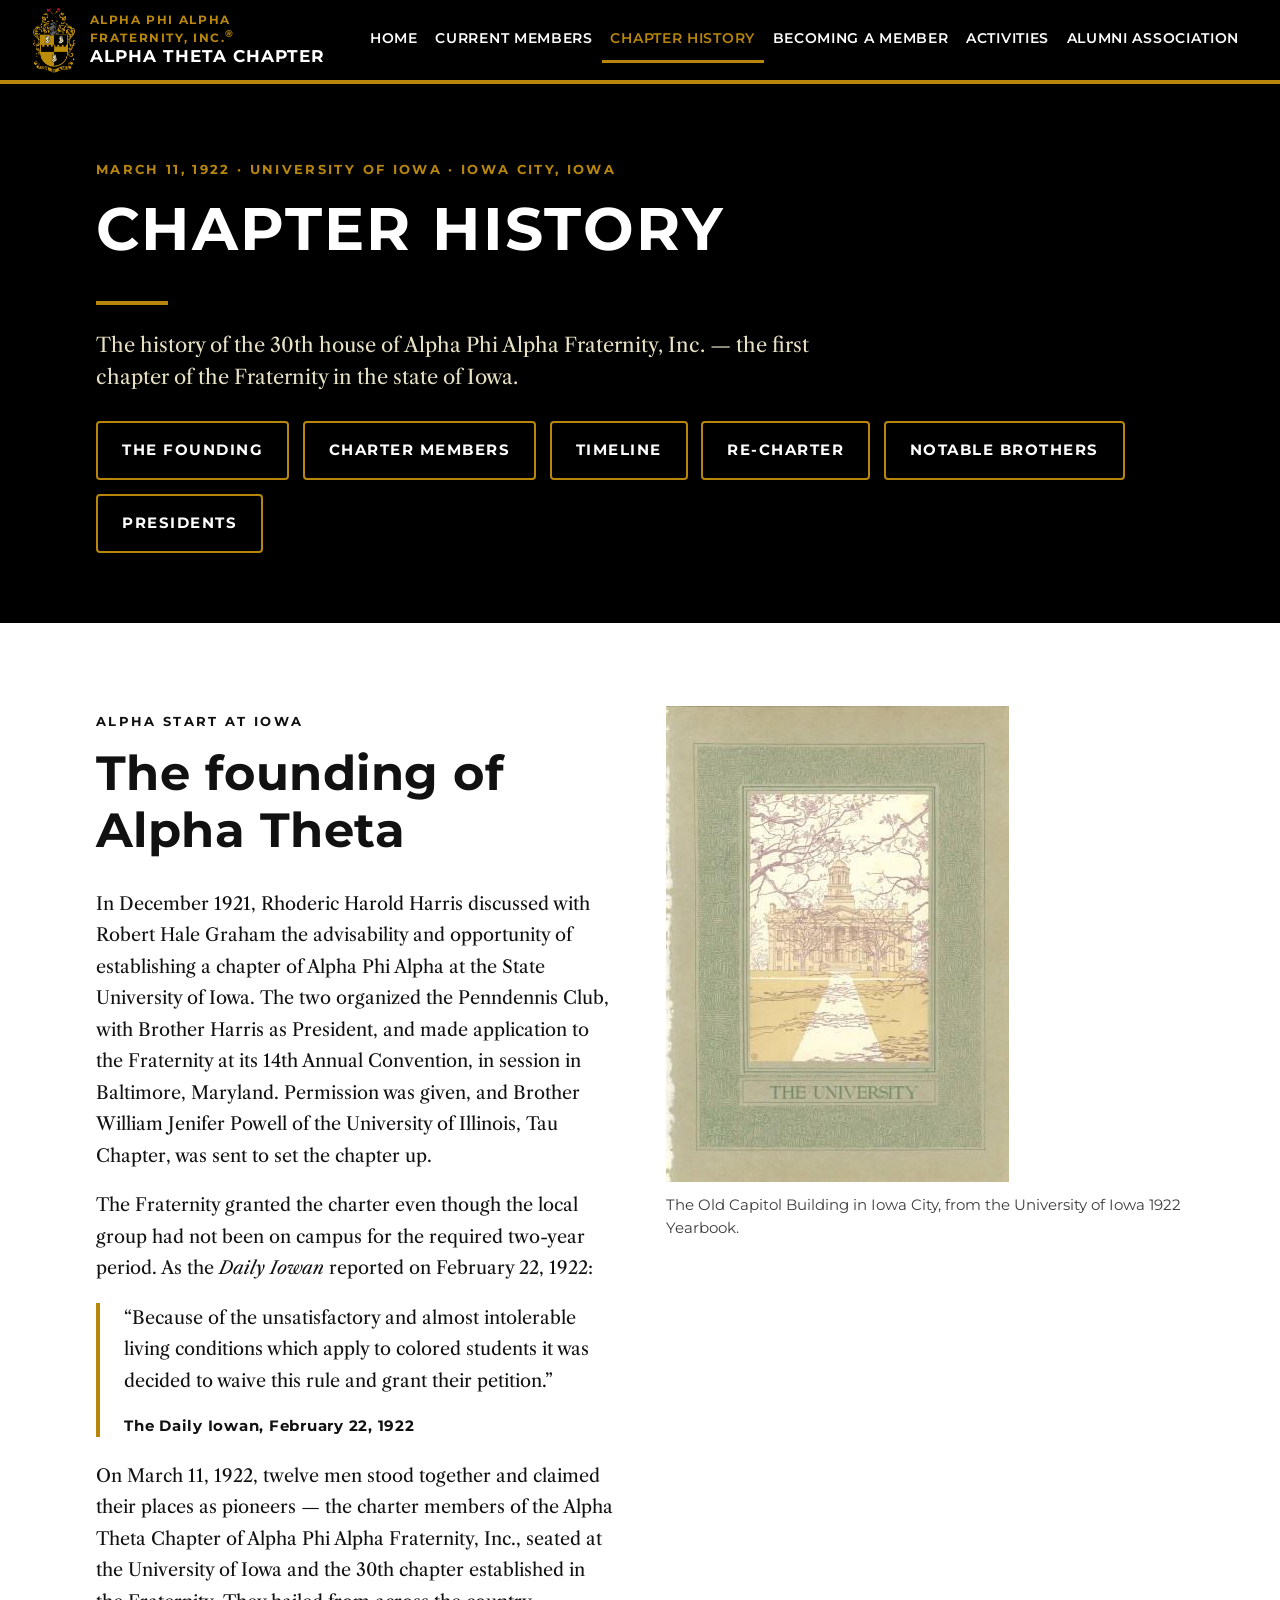
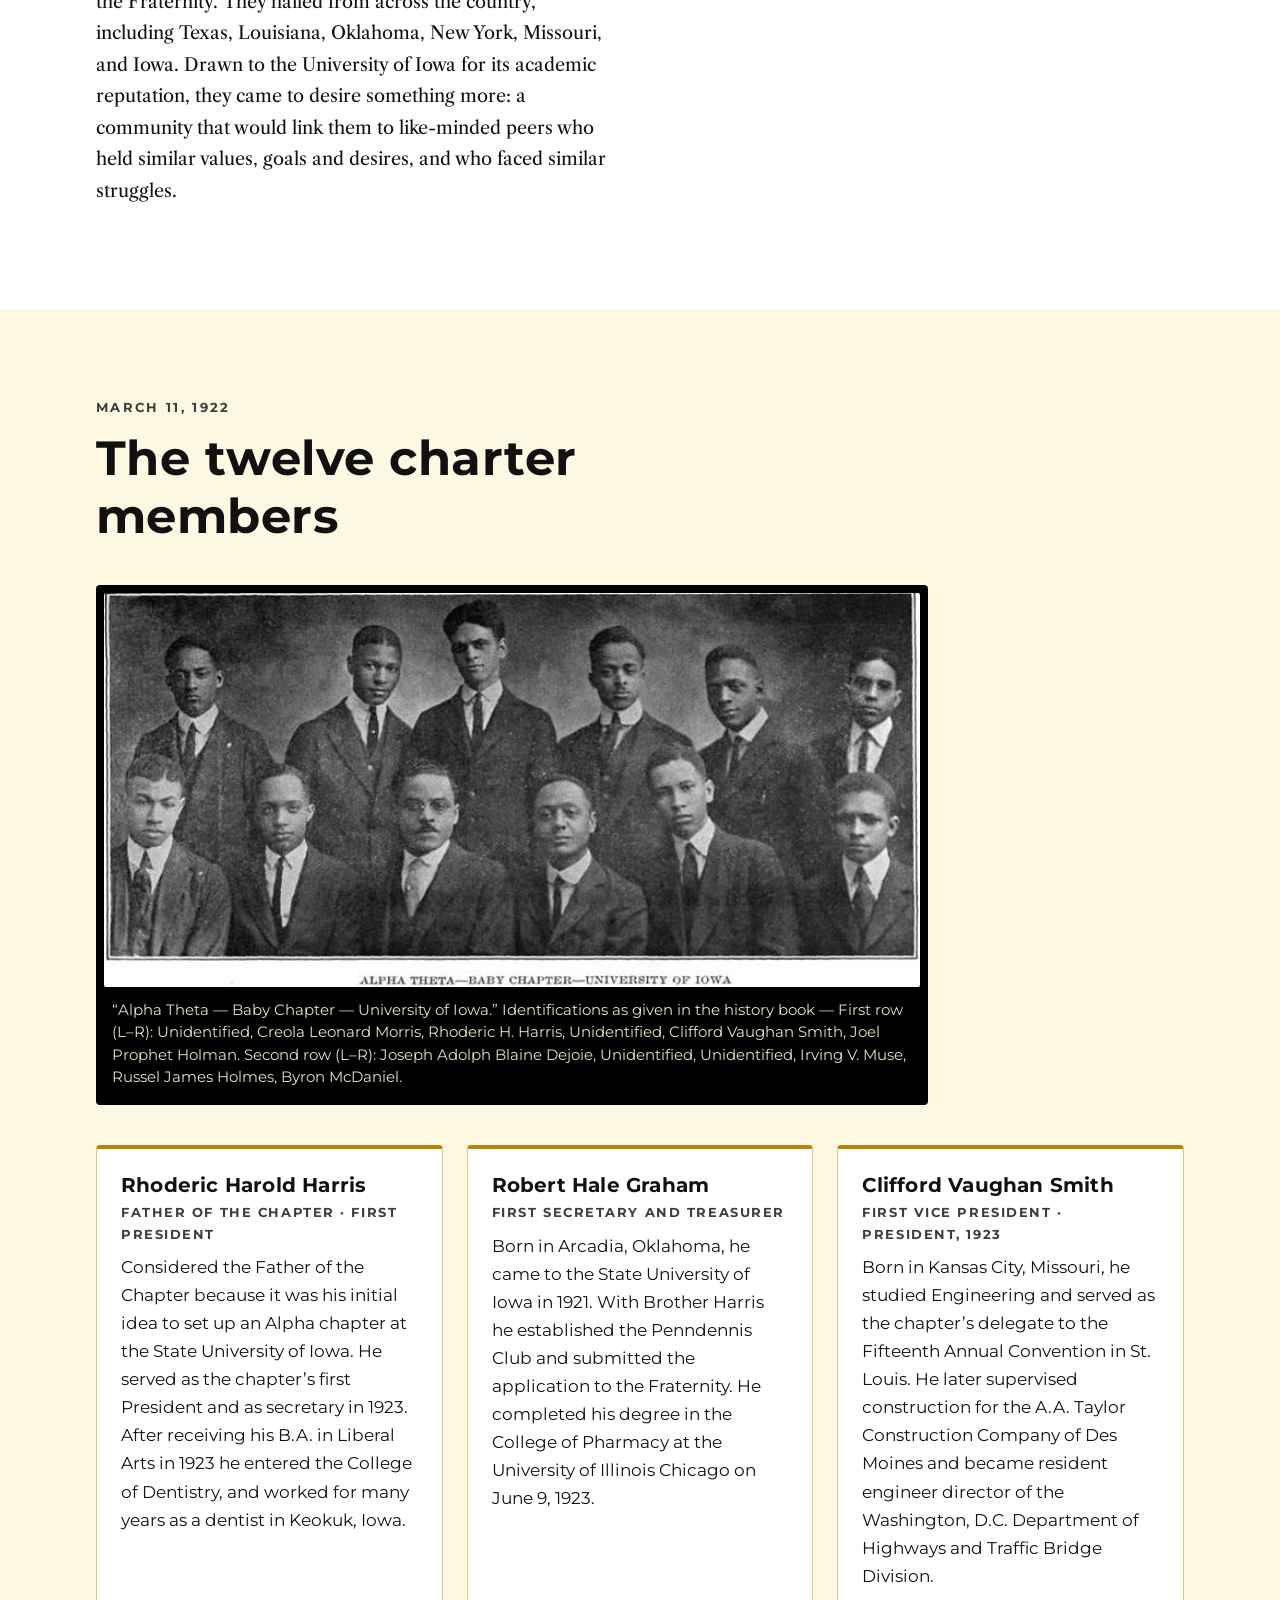
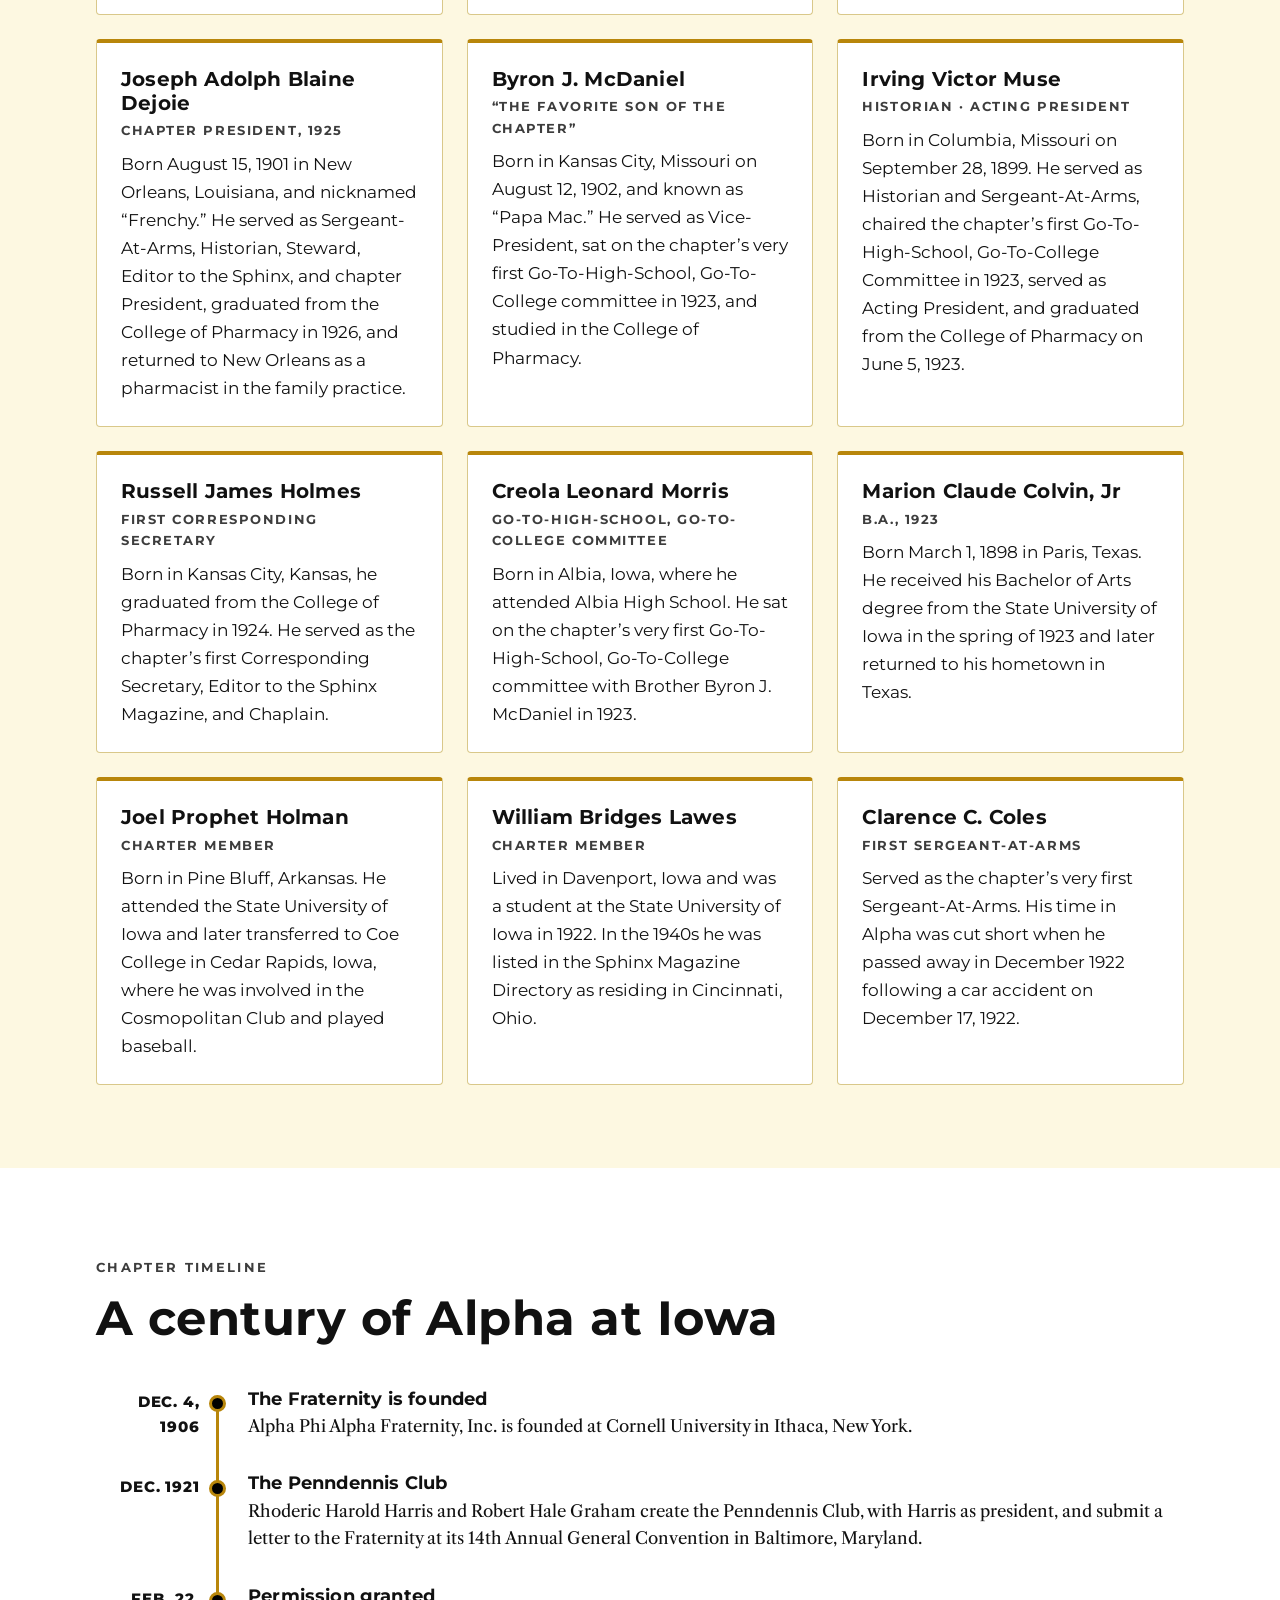
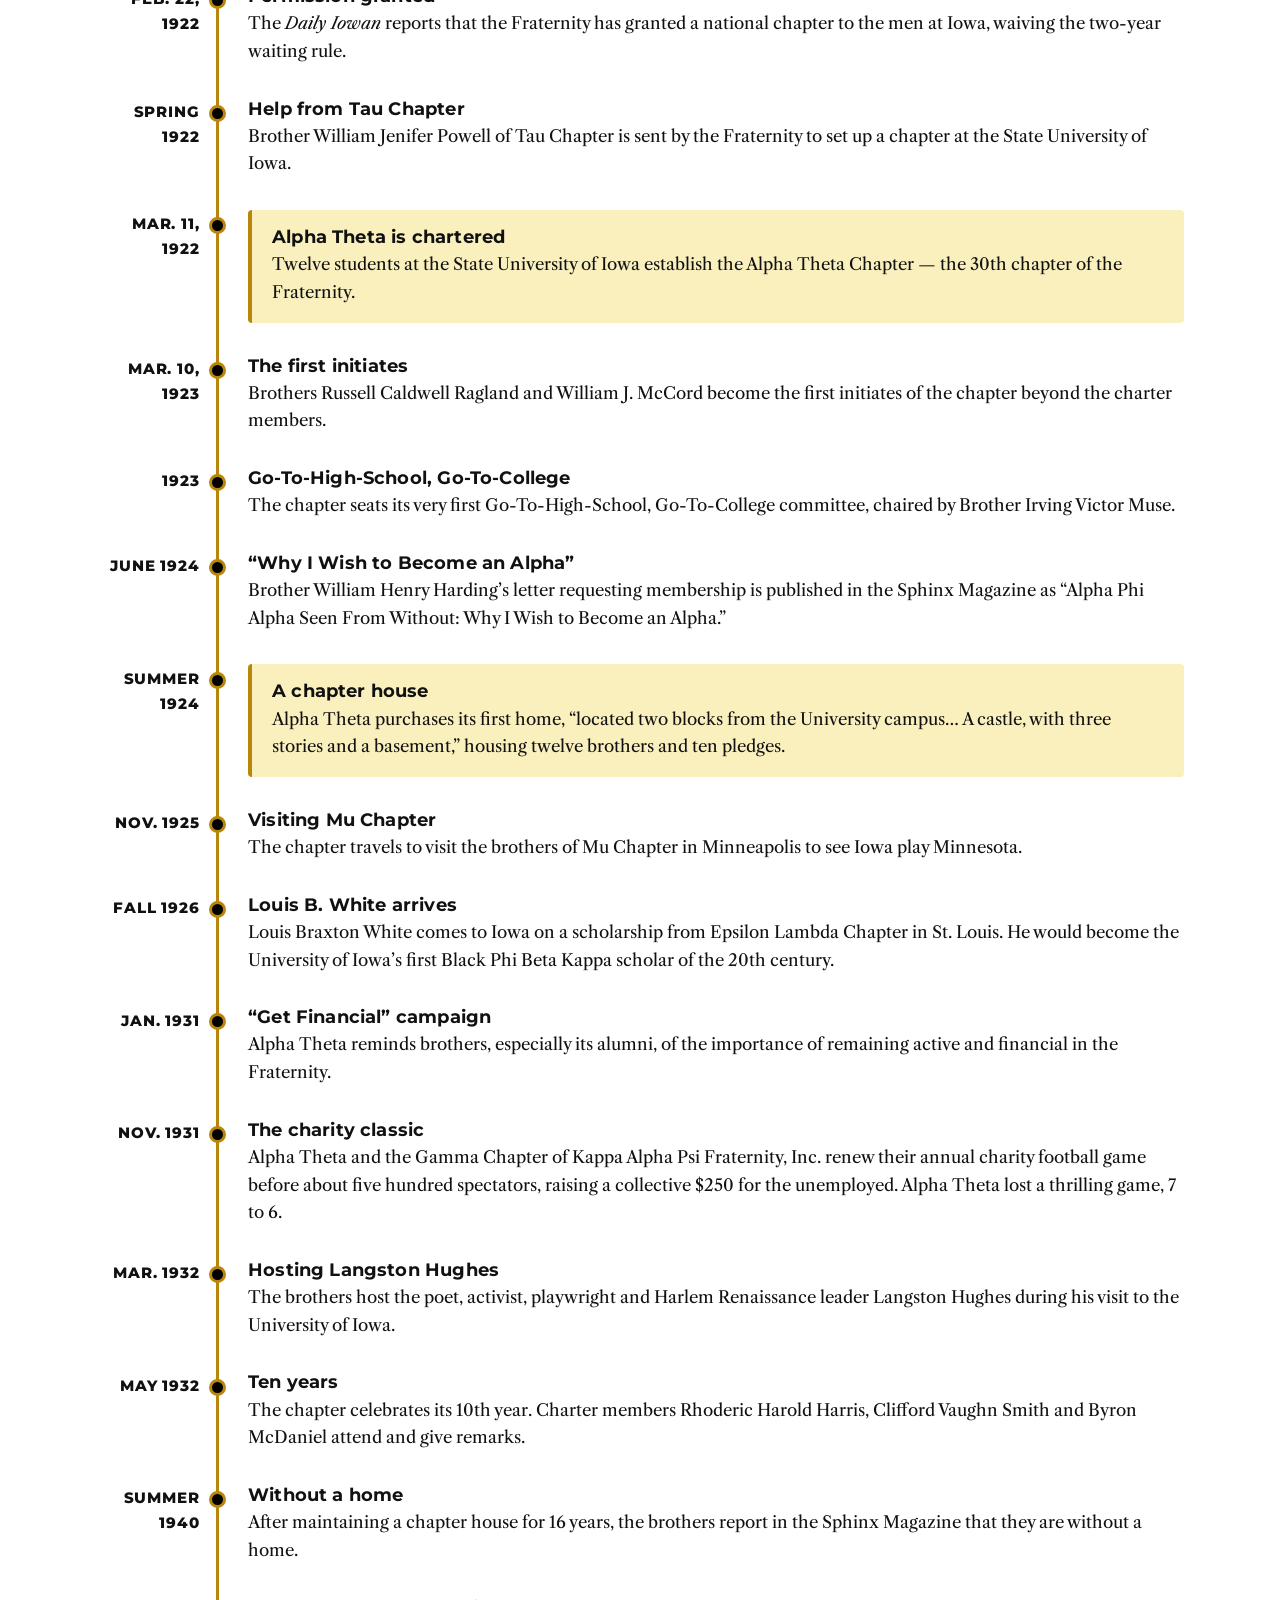
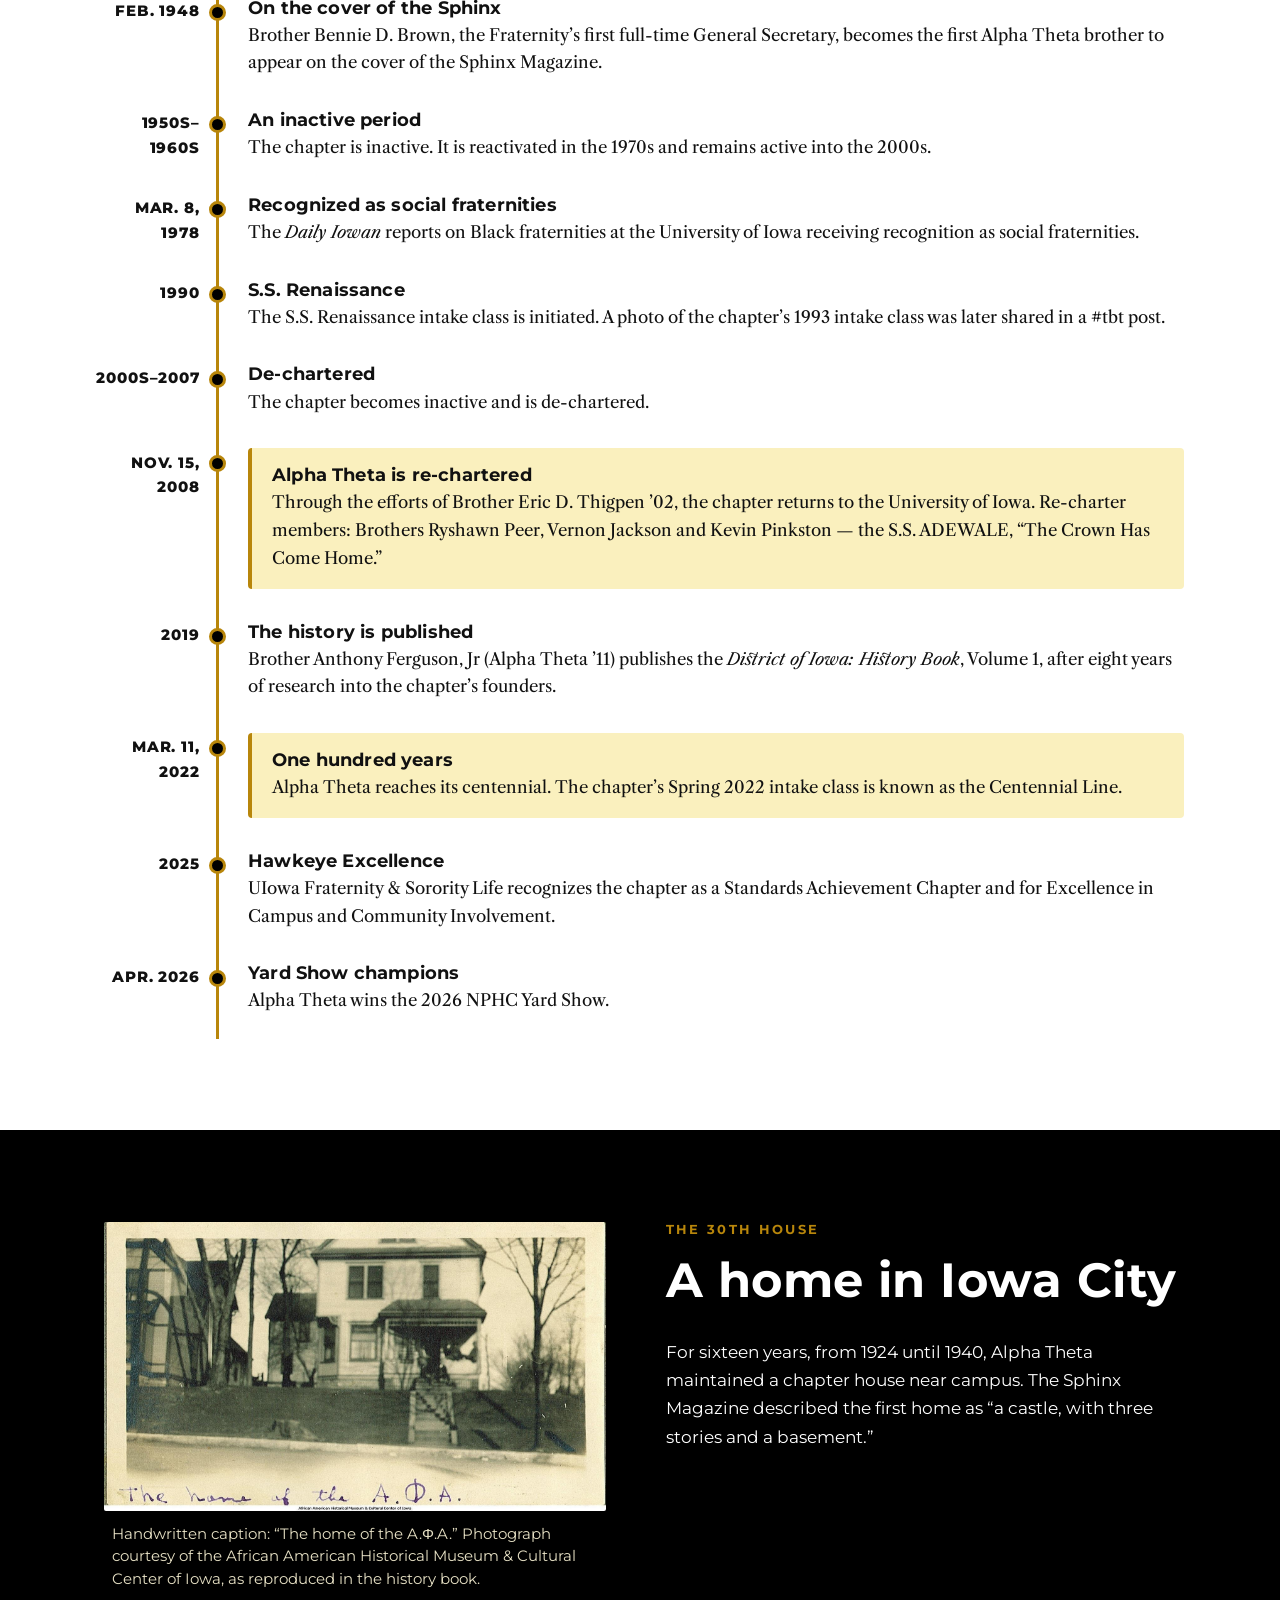
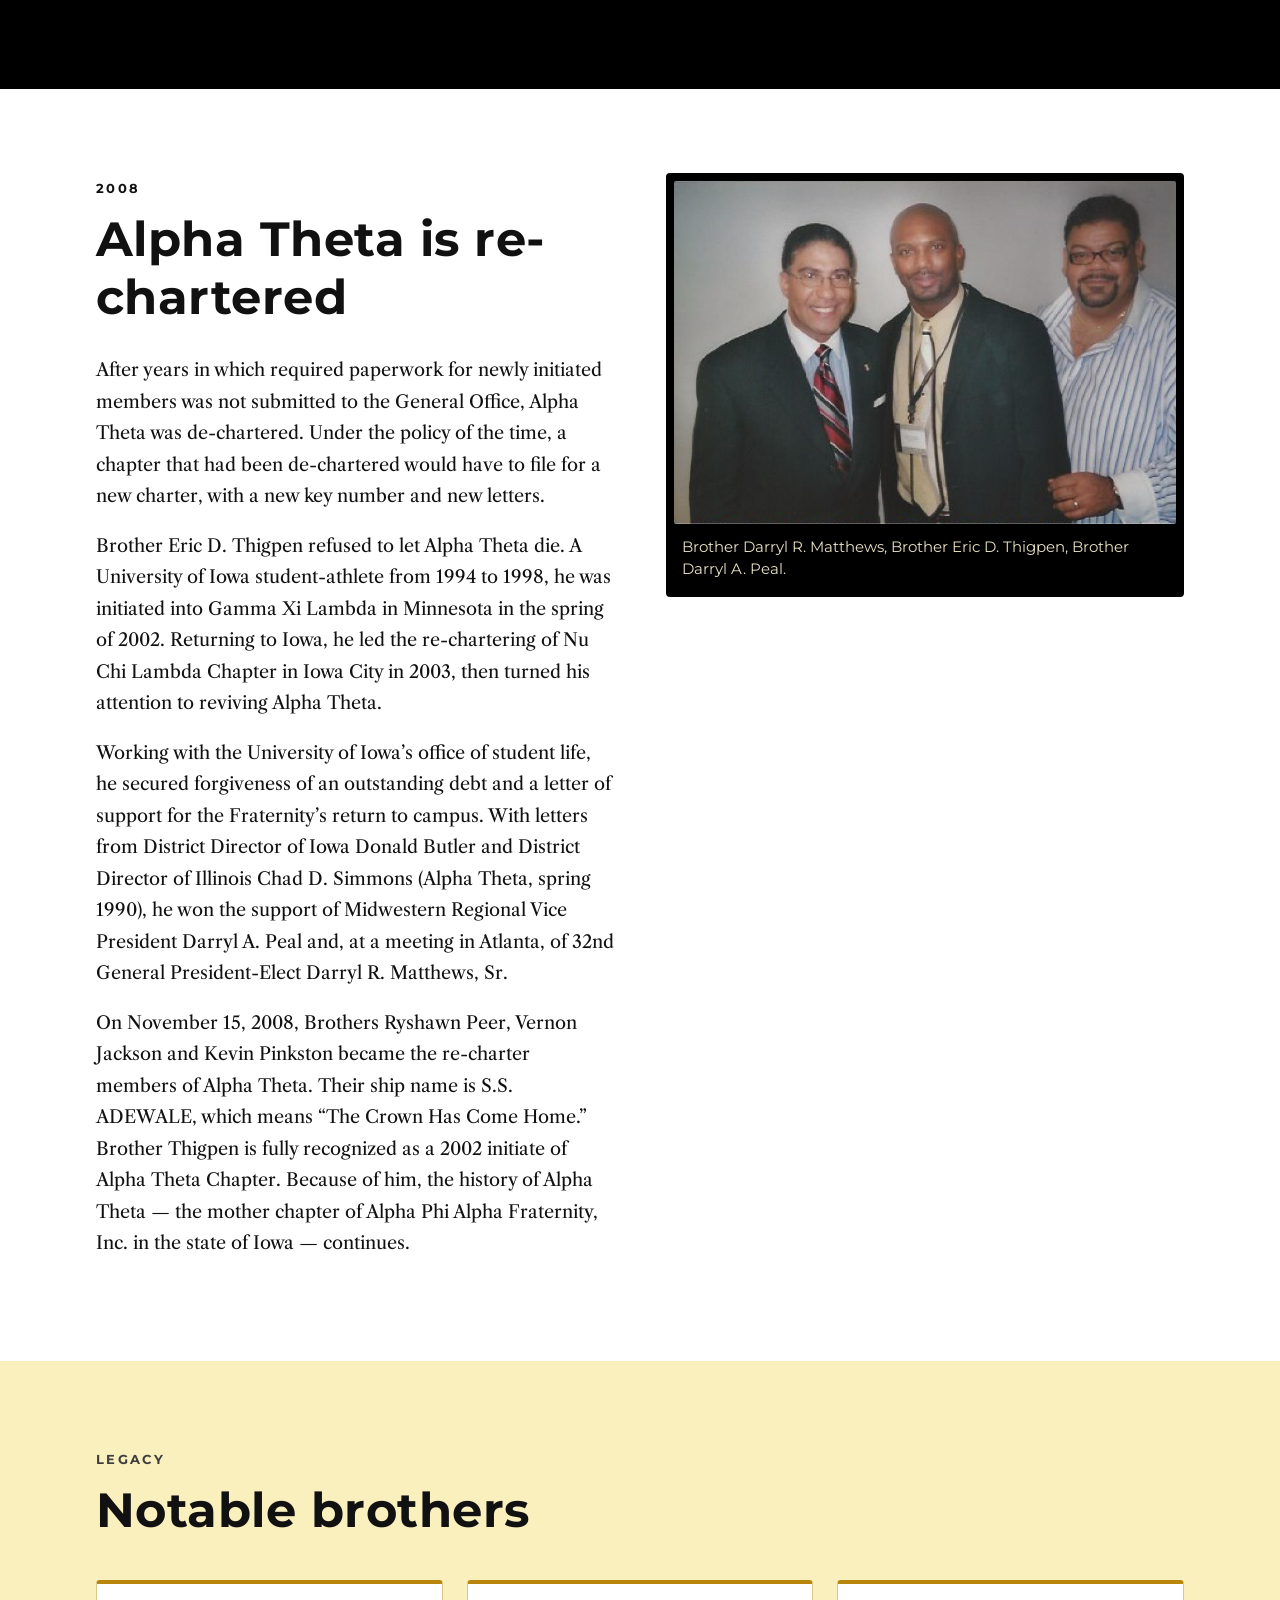
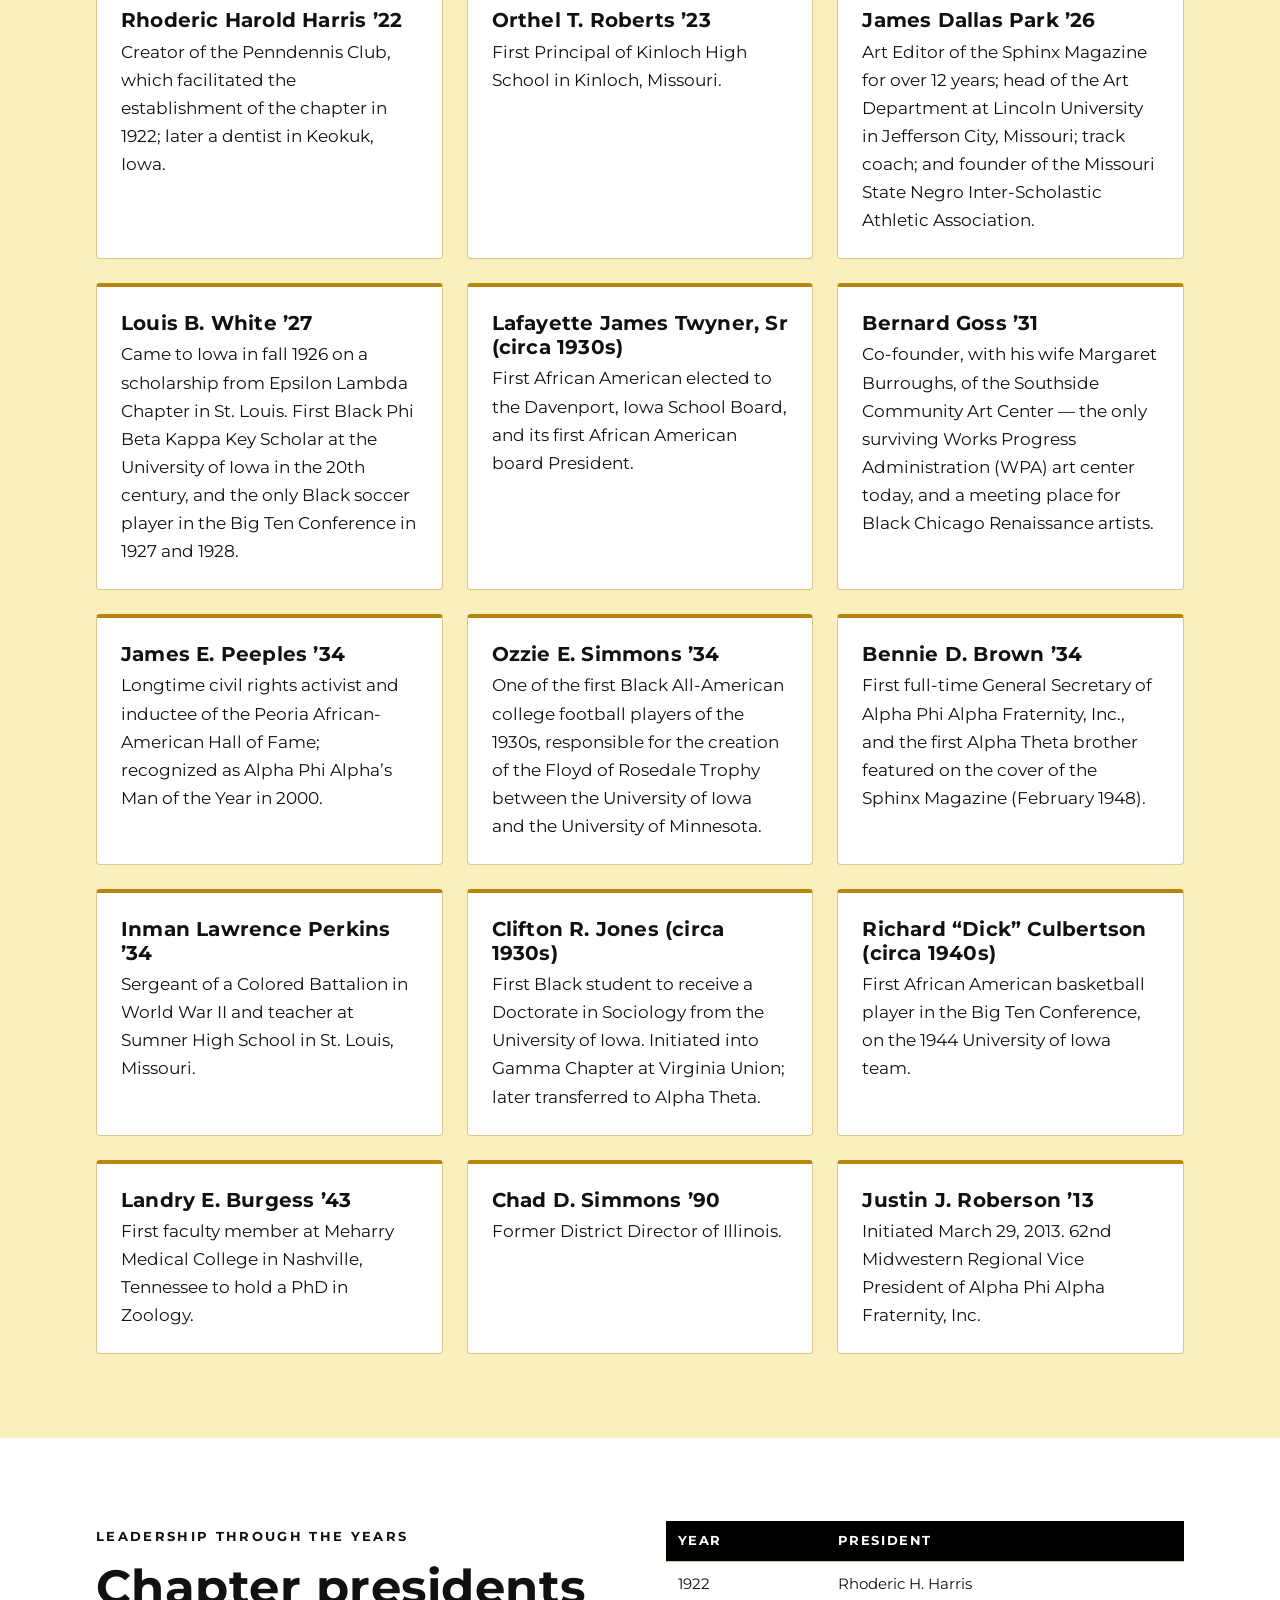
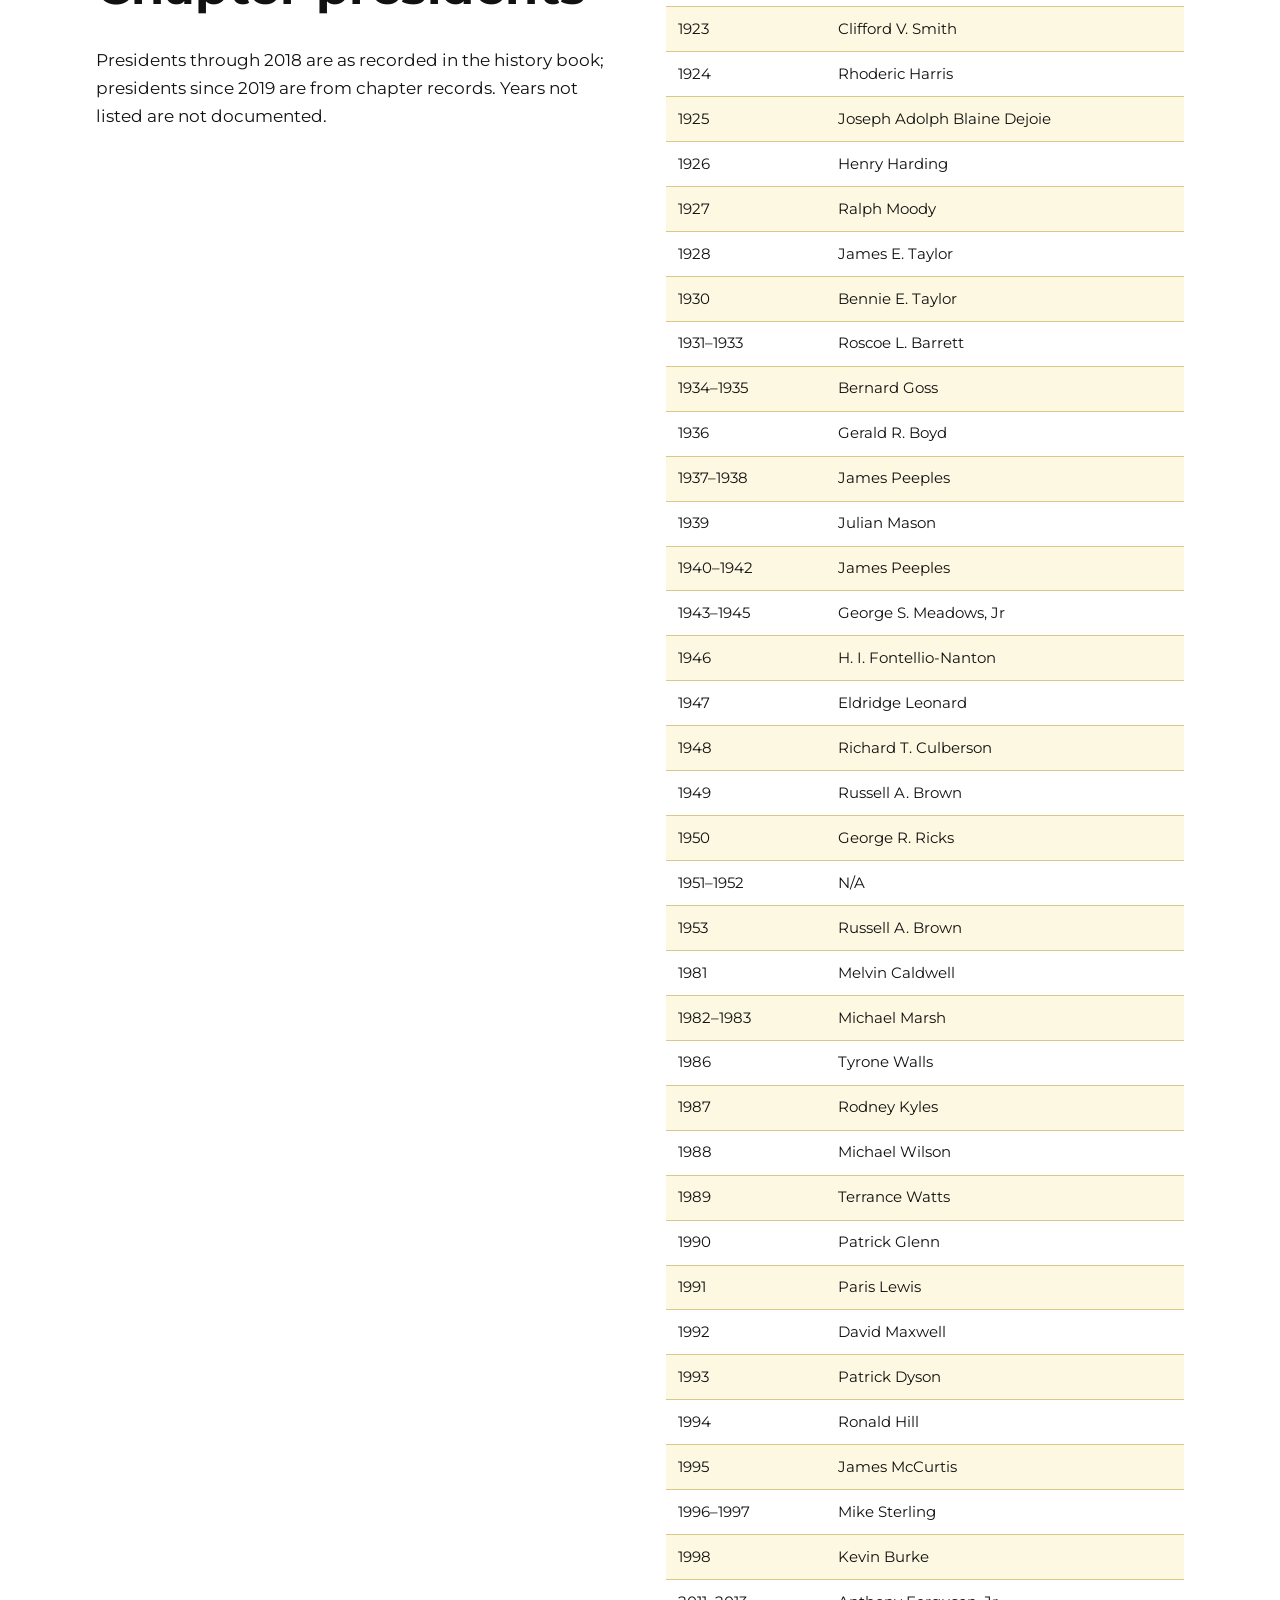
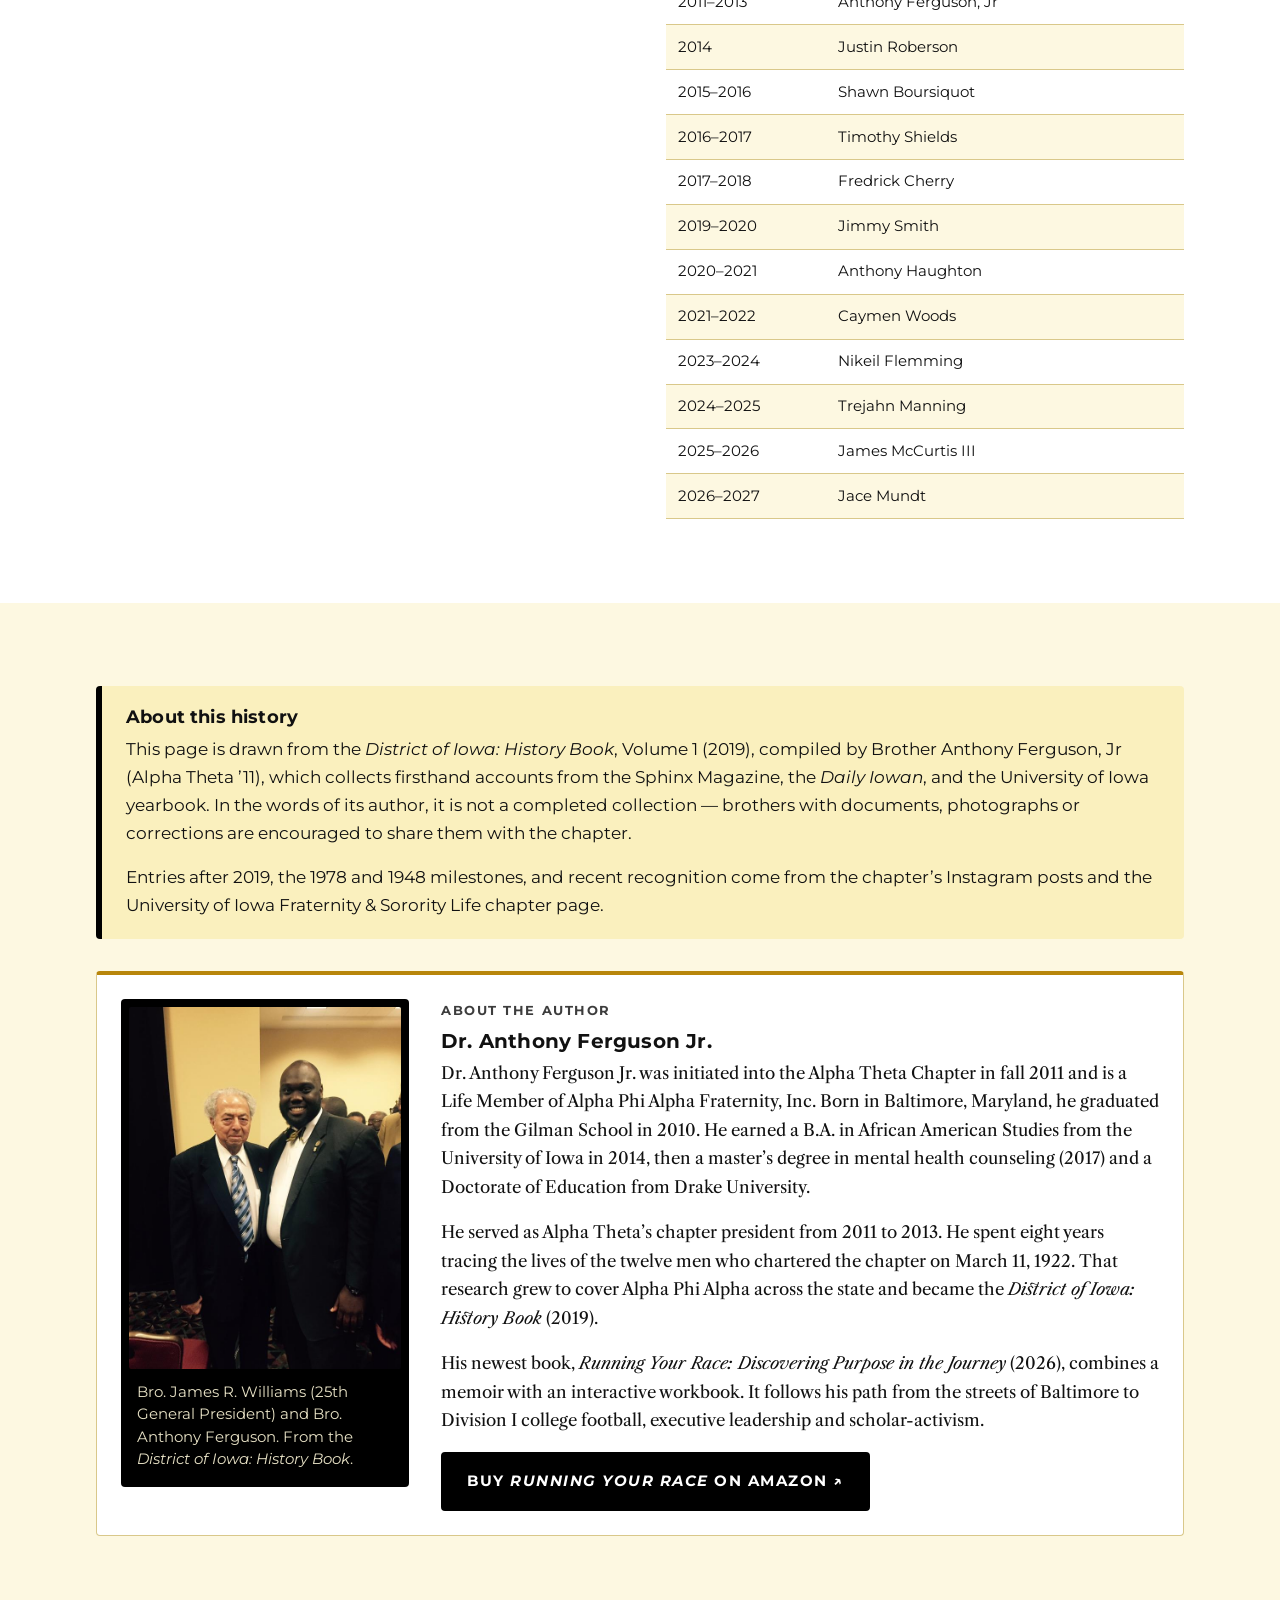
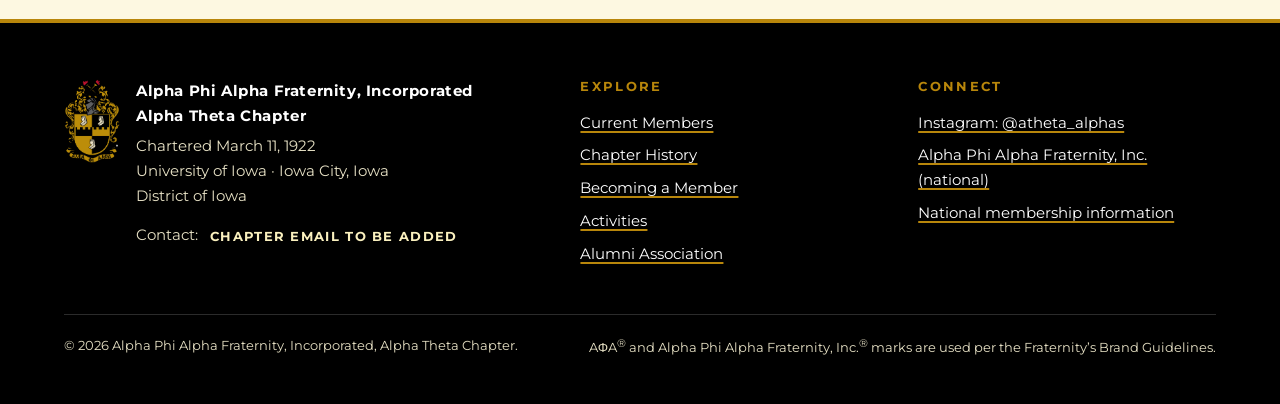
<file: Alpha (TEMP)/history.html>
<!doctype html>
<html lang="en" class="js-off">
<head>
  <meta charset="utf-8">
  <meta name="viewport" content="width=device-width, initial-scale=1">
  <title>Chapter History | Alpha Theta Chapter | Alpha Phi Alpha Fraternity, Inc.</title>
  <meta name="description" content="The history of Alpha Phi Alpha Fraternity, Incorporated, Alpha Theta Chapter, chartered March 11, 1922 at the University of Iowa.">
  <link rel="preconnect" href="https://fonts.googleapis.com">
  <link rel="preconnect" href="https://fonts.gstatic.com" crossorigin>
  <link href="https://fonts.googleapis.com/css2?family=Libre+Caslon+Text:ital,wght@0,400;0,700;1,400&family=Montserrat:wght@400;600;700;800&display=swap" rel="stylesheet">
  <link rel="stylesheet" href="css/styles.css?v=20261113">
  <link rel="icon" href="images/coat-of-arms.jpg">
</head>
<body>
  <a class="skip-link" href="#main">Skip to main content</a>

  <!-- ===== Site header (keep identical on every page) ===== -->
  <header class="site-header">
    <div class="container header-inner">
      <a class="brand" href="index.html">
        <img src="images/coat-of-arms.jpg" alt="" width="44" height="66">
        <span class="brand-text">
          <span class="brand-fraternity">Alpha Phi Alpha<br>Fraternity, Inc.<sup>®</sup></span>
          <span class="brand-chapter">Alpha Theta Chapter</span>
        </span>
      </a>
      <button class="nav-toggle" type="button" aria-expanded="false" aria-controls="site-nav">Menu</button>
      <nav id="site-nav" class="site-nav" aria-label="Main">
        <ul>
          <li><a href="index.html">Home</a></li>
          <li><a href="members.html">Current Members</a></li>
          <li><a href="history.html" aria-current="page">Chapter History</a></li>
          <li><a href="membership.html">Becoming a Member</a></li>
          <li><a href="activities.html">Activities</a></li>
          <li><a href="https://givebutter.com/alphathetasupport" rel="noopener">Alumni Association</a></li>
        </ul>
      </nav>
    </div>
  </header>

  <main id="main">
    <section class="hero page-hero">
      <div class="container">
        <span class="eyebrow">March 11, 1922 · University of Iowa · Iowa City, Iowa</span>
        <h1>Chapter History</h1>
        <hr class="gold-rule">
        <p class="lead">The history of the 30th house of Alpha Phi Alpha Fraternity, Inc. — the first chapter of the Fraternity in the state of Iowa.</p>
        <nav aria-label="On this page" class="btn-row">
          <a class="btn btn-outline" href="#founding">The founding</a>
          <a class="btn btn-outline" href="#charter">Charter members</a>
          <a class="btn btn-outline" href="#timeline">Timeline</a>
          <a class="btn btn-outline" href="#recharter">Re-charter</a>          <a class="btn btn-outline" href="#notable">Notable brothers</a>
          <a class="btn btn-outline" href="#presidents">Presidents</a>
        </nav>
      </div>
    </section>

    <!--
      Source for this page: "District of Iowa: History Book," Volume 1 (2019),
      compiled by Brother Anthony Ferguson, Jr (Alpha Theta '11).
      Names, dates and quotations are kept as they appear in the book.
      CHAPTER UPDATE: add new milestones to the timeline section below.
    -->

    <!-- ===== Founding ===== -->
    <section id="founding" class="section" aria-labelledby="founding-heading">
      <div class="container two-col">
        <div class="prose">
          <span class="eyebrow">Alpha start at Iowa</span>
          <h2 id="founding-heading">The founding of Alpha Theta</h2>
          <p>In December 1921, Rhoderic Harold Harris discussed with Robert Hale Graham the advisability and opportunity of establishing a chapter of Alpha Phi Alpha at the State University of Iowa. The two organized the Penndennis Club, with Brother Harris as President, and made application to the Fraternity at its 14th Annual Convention, in session in Baltimore, Maryland. Permission was given, and Brother William Jenifer Powell of the University of Illinois, Tau Chapter, was sent to set the chapter up.</p>
          <p>The Fraternity granted the charter even though the local group had not been on campus for the required two-year period. As the <cite>Daily Iowan</cite> reported on February 22, 1922:</p>
          <blockquote class="pull-quote">
            <p>“Because of the unsatisfactory and almost intolerable living conditions which apply to colored students it was decided to waive this rule and grant their petition.”</p>
            <cite>The Daily Iowan, February 22, 1922</cite>
          </blockquote>
          <p style="margin-top:1.5rem">On March 11, 1922, twelve men stood together and claimed their places as pioneers — the charter members of the Alpha Theta Chapter of Alpha Phi Alpha Fraternity, Inc., seated at the University of Iowa and the 30th chapter established in the Fraternity. They hailed from across the country, including Texas, Louisiana, Oklahoma, New York, Missouri, and Iowa. Drawn to the University of Iowa for its academic reputation, they came to desire something more: a community that would link them to like-minded peers who held similar values, goals and desires, and who faced similar struggles.</p>
        </div>
        <figure>
          <img class="photo-plain" src="images/old-capitol-1922.jpg" alt="Illustration of the Old Capitol building framed by trees, on a decorative green page titled 'The University.'" width="343" height="476" loading="lazy">
          <figcaption>The Old Capitol Building in Iowa City, from the University of Iowa 1922 Yearbook.</figcaption>
        </figure>
      </div>
    </section>

    <!-- ===== Charter members ===== -->
    <section id="charter" class="section section-soft" aria-labelledby="charter-heading">
      <div class="container">
        <div class="section-head">
          <span class="eyebrow">March 11, 1922</span>
          <h2 id="charter-heading">The twelve charter members</h2>
        </div>

        <figure class="photo" style="max-width:52rem;margin-bottom:2.5rem">
          <img src="images/charter-members-1922.jpg" alt="Black-and-white group portrait of twelve young men in suits and ties, six standing behind six seated, captioned 'Alpha Theta — Baby Chapter — University of Iowa.'" width="747" height="360" loading="lazy">
          <figcaption>“Alpha Theta — Baby Chapter — University of Iowa.” Identifications as given in the history book — First row (L–R): Unidentified, Creola Leonard Morris, Rhoderic H. Harris, Unidentified, Clifford Vaughan Smith, Joel Prophet Holman. Second row (L–R): Joseph Adolph Blaine Dejoie, Unidentified, Unidentified, Irving V. Muse, Russel James Holmes, Byron McDaniel.</figcaption>
        </figure>

        <ul class="grid grid-3" style="list-style:none;padding:0;margin:0">
          <li class="card">
            <h3>Rhoderic Harold Harris</h3>
            <p class="meta">Father of the Chapter · First President</p>
            <p>Considered the Father of the Chapter because it was his initial idea to set up an Alpha chapter at the State University of Iowa. He served as the chapter’s first President and as secretary in 1923. After receiving his B.A. in Liberal Arts in 1923 he entered the College of Dentistry, and worked for many years as a dentist in Keokuk, Iowa.</p>
          </li>
          <li class="card">
            <h3>Robert Hale Graham</h3>
            <p class="meta">First Secretary and Treasurer</p>
            <p>Born in Arcadia, Oklahoma, he came to the State University of Iowa in 1921. With Brother Harris he established the Penndennis Club and submitted the application to the Fraternity. He completed his degree in the College of Pharmacy at the University of Illinois Chicago on June 9, 1923.</p>
          </li>
          <li class="card">
            <h3>Clifford Vaughan Smith</h3>
            <p class="meta">First Vice President · President, 1923</p>
            <p>Born in Kansas City, Missouri, he studied Engineering and served as the chapter’s delegate to the Fifteenth Annual Convention in St. Louis. He later supervised construction for the A.A. Taylor Construction Company of Des Moines and became resident engineer director of the Washington, D.C. Department of Highways and Traffic Bridge Division.</p>
          </li>
          <li class="card">
            <h3>Joseph Adolph Blaine Dejoie</h3>
            <p class="meta">Chapter President, 1925</p>
            <p>Born August 15, 1901 in New Orleans, Louisiana, and nicknamed “Frenchy.” He served as Sergeant-At-Arms, Historian, Steward, Editor to the Sphinx, and chapter President, graduated from the College of Pharmacy in 1926, and returned to New Orleans as a pharmacist in the family practice.</p>
          </li>
          <li class="card">
            <h3>Byron J. McDaniel</h3>
            <p class="meta">“The Favorite Son of the Chapter”</p>
            <p>Born in Kansas City, Missouri on August 12, 1902, and known as “Papa Mac.” He served as Vice-President, sat on the chapter’s very first Go-To-High-School, Go-To-College committee in 1923, and studied in the College of Pharmacy.</p>
          </li>
          <li class="card">
            <h3>Irving Victor Muse</h3>
            <p class="meta">Historian · Acting President</p>
            <p>Born in Columbia, Missouri on September 28, 1899. He served as Historian and Sergeant-At-Arms, chaired the chapter’s first Go-To-High-School, Go-To-College Committee in 1923, served as Acting President, and graduated from the College of Pharmacy on June 5, 1923.</p>
          </li>
          <li class="card">
            <h3>Russell James Holmes</h3>
            <p class="meta">First Corresponding Secretary</p>
            <p>Born in Kansas City, Kansas, he graduated from the College of Pharmacy in 1924. He served as the chapter’s first Corresponding Secretary, Editor to the Sphinx Magazine, and Chaplain.</p>
          </li>
          <li class="card">
            <h3>Creola Leonard Morris</h3>
            <p class="meta">Go-To-High-School, Go-To-College Committee</p>
            <p>Born in Albia, Iowa, where he attended Albia High School. He sat on the chapter’s very first Go-To-High-School, Go-To-College committee with Brother Byron J. McDaniel in 1923.</p>
          </li>
          <li class="card">
            <h3>Marion Claude Colvin, Jr</h3>
            <p class="meta">B.A., 1923</p>
            <p>Born March 1, 1898 in Paris, Texas. He received his Bachelor of Arts degree from the State University of Iowa in the spring of 1923 and later returned to his hometown in Texas.</p>
          </li>
          <li class="card">
            <h3>Joel Prophet Holman</h3>
            <p class="meta">Charter member</p>
            <p>Born in Pine Bluff, Arkansas. He attended the State University of Iowa and later transferred to Coe College in Cedar Rapids, Iowa, where he was involved in the Cosmopolitan Club and played baseball.</p>
          </li>
          <li class="card">
            <h3>William Bridges Lawes</h3>
            <p class="meta">Charter member</p>
            <p>Lived in Davenport, Iowa and was a student at the State University of Iowa in 1922. In the 1940s he was listed in the Sphinx Magazine Directory as residing in Cincinnati, Ohio.</p>
          </li>
          <li class="card">
            <h3>Clarence C. Coles</h3>
            <p class="meta">First Sergeant-At-Arms</p>
            <p>Served as the chapter’s very first Sergeant-At-Arms. His time in Alpha was cut short when he passed away in December 1922 following a car accident on December 17, 1922.</p>
          </li>
        </ul>
      </div>
    </section>

    <!-- ===== Timeline ===== -->
    <section id="timeline" class="section" aria-labelledby="timeline-heading">
      <div class="container">
        <div class="section-head">
          <span class="eyebrow">Chapter timeline</span>
          <h2 id="timeline-heading">A century of Alpha at Iowa</h2>
        </div>
        <!-- CHAPTER UPDATE: add new <li> entries in date order. Add class="milestone" to highlight one. -->
        <ol class="timeline">
          <li>
            <span class="when">Dec. 4, 1906</span>
            <div class="what"><h3>The Fraternity is founded</h3><p>Alpha Phi Alpha Fraternity, Inc. is founded at Cornell University in Ithaca, New York.</p></div>
          </li>
          <li>
            <span class="when">Dec. 1921</span>
            <div class="what"><h3>The Penndennis Club</h3><p>Rhoderic Harold Harris and Robert Hale Graham create the Penndennis Club, with Harris as president, and submit a letter to the Fraternity at its 14th Annual General Convention in Baltimore, Maryland.</p></div>
          </li>
          <li>
            <span class="when">Feb. 22, 1922</span>
            <div class="what"><h3>Permission granted</h3><p>The <cite>Daily Iowan</cite> reports that the Fraternity has granted a national chapter to the men at Iowa, waiving the two-year waiting rule.</p></div>
          </li>
          <li>
            <span class="when">Spring 1922</span>
            <div class="what"><h3>Help from Tau Chapter</h3><p>Brother William Jenifer Powell of Tau Chapter is sent by the Fraternity to set up a chapter at the State University of Iowa.</p></div>
          </li>
          <li class="milestone">
            <span class="when">Mar. 11, 1922</span>
            <div class="what"><h3>Alpha Theta is chartered</h3><p>Twelve students at the State University of Iowa establish the Alpha Theta Chapter — the 30th chapter of the Fraternity.</p></div>
          </li>
          <li>
            <span class="when">Mar. 10, 1923</span>
            <div class="what"><h3>The first initiates</h3><p>Brothers Russell Caldwell Ragland and William J. McCord become the first initiates of the chapter beyond the charter members.</p></div>
          </li>
          <li>
            <span class="when">1923</span>
            <div class="what"><h3>Go-To-High-School, Go-To-College</h3><p>The chapter seats its very first Go-To-High-School, Go-To-College committee, chaired by Brother Irving Victor Muse.</p></div>
          </li>
          <li>
            <span class="when">June 1924</span>
            <div class="what"><h3>“Why I Wish to Become an Alpha”</h3><p>Brother William Henry Harding’s letter requesting membership is published in the Sphinx Magazine as “Alpha Phi Alpha Seen From Without: Why I Wish to Become an Alpha.”</p></div>
          </li>
          <li class="milestone">
            <span class="when">Summer 1924</span>
            <div class="what"><h3>A chapter house</h3><p>Alpha Theta purchases its first home, “located two blocks from the University campus… A castle, with three stories and a basement,” housing twelve brothers and ten pledges.</p></div>
          </li>
          <li>
            <span class="when">Nov. 1925</span>
            <div class="what"><h3>Visiting Mu Chapter</h3><p>The chapter travels to visit the brothers of Mu Chapter in Minneapolis to see Iowa play Minnesota.</p></div>
          </li>
          <li>
            <span class="when">Fall 1926</span>
            <div class="what"><h3>Louis B. White arrives</h3><p>Louis Braxton White comes to Iowa on a scholarship from Epsilon Lambda Chapter in St. Louis. He would become the University of Iowa’s first Black Phi Beta Kappa scholar of the 20th century.</p></div>
          </li>
          <li>
            <span class="when">Jan. 1931</span>
            <div class="what"><h3>“Get Financial” campaign</h3><p>Alpha Theta reminds brothers, especially its alumni, of the importance of remaining active and financial in the Fraternity.</p></div>
          </li>
          <li>
            <span class="when">Nov. 1931</span>
            <div class="what"><h3>The charity classic</h3><p>Alpha Theta and the Gamma Chapter of Kappa Alpha Psi Fraternity, Inc. renew their annual charity football game before about five hundred spectators, raising a collective $250 for the unemployed. Alpha Theta lost a thrilling game, 7 to 6.</p></div>
          </li>
          <li>
            <span class="when">Mar. 1932</span>
            <div class="what"><h3>Hosting Langston Hughes</h3><p>The brothers host the poet, activist, playwright and Harlem Renaissance leader Langston Hughes during his visit to the University of Iowa.</p></div>
          </li>
          <li>
            <span class="when">May 1932</span>
            <div class="what"><h3>Ten years</h3><p>The chapter celebrates its 10th year. Charter members Rhoderic Harold Harris, Clifford Vaughn Smith and Byron McDaniel attend and give remarks.</p></div>
          </li>
          <li>
            <span class="when">Summer 1940</span>
            <div class="what"><h3>Without a home</h3><p>After maintaining a chapter house for 16 years, the brothers report in the Sphinx Magazine that they are without a home.</p></div>
          </li>
          <li>
            <span class="when">Feb. 1948</span>
            <div class="what"><h3>On the cover of the Sphinx</h3><p>Brother Bennie D. Brown, the Fraternity’s first full-time General Secretary, becomes the first Alpha Theta brother to appear on the cover of the Sphinx Magazine.</p></div>
          </li>
          <li>
            <span class="when">1950s–1960s</span>
            <div class="what"><h3>An inactive period</h3><p>The chapter is inactive. It is reactivated in the 1970s and remains active into the 2000s.</p></div>
          </li>
          <li>
            <span class="when">Mar. 8, 1978</span>
            <div class="what"><h3>Recognized as social fraternities</h3><p>The <cite>Daily Iowan</cite> reports on Black fraternities at the University of Iowa receiving recognition as social fraternities.</p></div>
          </li>
          <li>
            <span class="when">1990</span>
            <div class="what"><h3>S.S. Renaissance</h3><p>The S.S. Renaissance intake class is initiated. A photo of the chapter’s 1993 intake class was later shared in a #tbt post.</p></div>
          </li>
          <li>
            <span class="when">2000s–2007</span>
            <div class="what"><h3>De-chartered</h3><p>The chapter becomes inactive and is de-chartered.</p></div>
          </li>
          <li class="milestone">
            <span class="when">Nov. 15, 2008</span>
            <div class="what"><h3>Alpha Theta is re-chartered</h3><p>Through the efforts of Brother Eric D. Thigpen ’02, the chapter returns to the University of Iowa. Re-charter members: Brothers Ryshawn Peer, Vernon Jackson and Kevin Pinkston — the S.S. ADEWALE, “The Crown Has Come Home.”</p></div>
          </li>
          <li>
            <span class="when">2019</span>
            <div class="what"><h3>The history is published</h3><p>Brother Anthony Ferguson, Jr (Alpha Theta ’11) publishes the <cite>District of Iowa: History Book</cite>, Volume 1, after eight years of research into the chapter’s founders.</p></div>
          </li>
          <li class="milestone">
            <span class="when">Mar. 11, 2022</span>
            <div class="what"><h3>One hundred years</h3><p>Alpha Theta reaches its centennial. The chapter’s Spring 2022 intake class is known as the Centennial Line.</p></div>
          </li>
          <li>
            <span class="when">2025</span>
            <div class="what"><h3>Hawkeye Excellence</h3><p>UIowa Fraternity &amp; Sorority Life recognizes the chapter as a Standards Achievement Chapter and for Excellence in Campus and Community Involvement.</p></div>
          </li>
          <li>
            <span class="when">Apr. 2026</span>
            <div class="what"><h3>Yard Show champions</h3><p>Alpha Theta wins the 2026 NPHC Yard Show.</p></div>
          </li>
        </ol>
      </div>
    </section>

    <!-- ===== Chapter house photo ===== -->
    <section class="section section-dark" aria-labelledby="house-heading">
      <div class="container two-col">
        <figure class="photo">
          <img src="images/chapter-house.jpg" alt="Faded early-20th-century photograph of a two-story frame house with a front porch and steps leading up from the sidewalk, handwritten caption 'The home of the A.Φ.A.'" width="1598" height="920" loading="lazy">
          <figcaption>Handwritten caption: “The home of the A.Φ.A.” Photograph courtesy of the African American Historical Museum &amp; Cultural Center of Iowa, as reproduced in the history book.</figcaption>
        </figure>
        <div>
          <span class="eyebrow">The 30th house</span>
          <h2 id="house-heading">A home in Iowa City</h2>
          <p>For sixteen years, from 1924 until 1940, Alpha Theta maintained a chapter house near campus. The Sphinx Magazine described the first home as “a castle, with three stories and a basement.”</p>
        </div>
      </div>
    </section>

    <!-- ===== Re-charter ===== -->
    <section id="recharter" class="section" aria-labelledby="recharter-heading">
      <div class="container two-col">
        <div class="prose">
          <span class="eyebrow">2008</span>
          <h2 id="recharter-heading">Alpha Theta is re-chartered</h2>
          <p>After years in which required paperwork for newly initiated members was not submitted to the General Office, Alpha Theta was de-chartered. Under the policy of the time, a chapter that had been de-chartered would have to file for a new charter, with a new key number and new letters.</p>
          <p>Brother Eric D. Thigpen refused to let Alpha Theta die. A University of Iowa student-athlete from 1994 to 1998, he was initiated into Gamma Xi Lambda in Minnesota in the spring of 2002. Returning to Iowa, he led the re-chartering of Nu Chi Lambda Chapter in Iowa City in 2003, then turned his attention to reviving Alpha Theta.</p>
          <p>Working with the University of Iowa’s office of student life, he secured forgiveness of an outstanding debt and a letter of support for the Fraternity’s return to campus. With letters from District Director of Iowa Donald Butler and District Director of Illinois Chad D. Simmons (Alpha Theta, spring 1990), he won the support of Midwestern Regional Vice President Darryl A. Peal and, at a meeting in Atlanta, of 32nd General President-Elect Darryl R. Matthews, Sr.</p>
          <p>On November 15, 2008, Brothers Ryshawn Peer, Vernon Jackson and Kevin Pinkston became the re-charter members of Alpha Theta. Their ship name is S.S. ADEWALE, which means “The Crown Has Come Home.” Brother Thigpen is fully recognized as a 2002 initiate of Alpha Theta Chapter. Because of him, the history of Alpha Theta — the mother chapter of Alpha Phi Alpha Fraternity, Inc. in the state of Iowa — continues.</p>
        </div>
        <figure class="photo">
          <img src="images/recharter-2008.jpg" alt="Three men posing together: one in a dark suit and red striped tie, one in a dark jacket and tan shirt wearing a lanyard, and one in a striped dress shirt." width="827" height="565" loading="lazy">
          <figcaption>Brother Darryl R. Matthews, Brother Eric D. Thigpen, Brother Darryl A. Peal.</figcaption>
        </figure>
      </div>
    </section>

    <!-- ===== Notable brothers ===== -->
    <section id="notable" class="section section-cream" aria-labelledby="notable-heading">
      <div class="container">
        <div class="section-head">
          <span class="eyebrow">Legacy</span>
          <h2 id="notable-heading">Notable brothers</h2>
        </div>
        <ul class="grid grid-3" style="list-style:none;padding:0;margin:0">
          <li class="card"><h3>Rhoderic Harold Harris ’22</h3><p>Creator of the Penndennis Club, which facilitated the establishment of the chapter in 1922; later a dentist in Keokuk, Iowa.</p></li>
          <li class="card"><h3>Orthel T. Roberts ’23</h3><p>First Principal of Kinloch High School in Kinloch, Missouri.</p></li>
          <li class="card"><h3>James Dallas Park ’26</h3><p>Art Editor of the Sphinx Magazine for over 12 years; head of the Art Department at Lincoln University in Jefferson City, Missouri; track coach; and founder of the Missouri State Negro Inter-Scholastic Athletic Association.</p></li>
          <li class="card"><h3>Louis B. White ’27</h3><p>Came to Iowa in fall 1926 on a scholarship from Epsilon Lambda Chapter in St. Louis. First Black Phi Beta Kappa Key Scholar at the University of Iowa in the 20th century, and the only Black soccer player in the Big Ten Conference in 1927 and 1928.</p></li>
          <li class="card"><h3>Lafayette James Twyner, Sr (circa 1930s)</h3><p>First African American elected to the Davenport, Iowa School Board, and its first African American board President.</p></li>
          <li class="card"><h3>Bernard Goss ’31</h3><p>Co-founder, with his wife Margaret Burroughs, of the Southside Community Art Center — the only surviving Works Progress Administration (WPA) art center today, and a meeting place for Black Chicago Renaissance artists.</p></li>
          <li class="card"><h3>James E. Peeples ’34</h3><p>Longtime civil rights activist and inductee of the Peoria African-American Hall of Fame; recognized as Alpha Phi Alpha’s Man of the Year in 2000.</p></li>
          <li class="card"><h3>Ozzie E. Simmons ’34</h3><p>One of the first Black All-American college football players of the 1930s, responsible for the creation of the Floyd of Rosedale Trophy between the University of Iowa and the University of Minnesota.</p></li>
          <li class="card"><h3>Bennie D. Brown ’34</h3><p>First full-time General Secretary of Alpha Phi Alpha Fraternity, Inc., and the first Alpha Theta brother featured on the cover of the Sphinx Magazine (February 1948).</p></li>
          <li class="card"><h3>Inman Lawrence Perkins ’34</h3><p>Sergeant of a Colored Battalion in World War II and teacher at Sumner High School in St. Louis, Missouri.</p></li>
          <li class="card"><h3>Clifton R. Jones (circa 1930s)</h3><p>First Black student to receive a Doctorate in Sociology from the University of Iowa. Initiated into Gamma Chapter at Virginia Union; later transferred to Alpha Theta.</p></li>
          <li class="card"><h3>Richard “Dick” Culbertson (circa 1940s)</h3><p>First African American basketball player in the Big Ten Conference, on the 1944 University of Iowa team.</p></li>
          <li class="card"><h3>Landry E. Burgess ’43</h3><p>First faculty member at Meharry Medical College in Nashville, Tennessee to hold a PhD in Zoology.</p></li>
          <li class="card"><h3>Chad D. Simmons ’90</h3><p>Former District Director of Illinois.</p></li>
          <li class="card"><h3>Justin J. Roberson ’13</h3><p>Initiated March 29, 2013. 62nd Midwestern Regional Vice President of Alpha Phi Alpha Fraternity, Inc.</p></li>
        </ul>
      </div>
    </section>

    <!-- ===== Chapter presidents ===== -->
    <section id="presidents" class="section" aria-labelledby="presidents-heading">
      <div class="container two-col">
        <div>
          <span class="eyebrow">Leadership through the years</span>
          <h2 id="presidents-heading">Chapter presidents</h2>
          <p>Presidents through 2018 are as recorded in the history book; presidents since 2019 are from chapter records. Years not listed are not documented.</p>
          <!-- CHAPTER UPDATE: add each new president to the end of the table. 2018–2019 and 2022–2023 are not yet recorded. -->
        </div>
        <div class="table-wrap">
          <table class="data-table">
            <caption class="visually-hidden">Alpha Theta Chapter presidents by year</caption>
            <thead><tr><th scope="col">Year</th><th scope="col">President</th></tr></thead>
            <tbody>
              <tr><td>1922</td><td>Rhoderic H. Harris</td></tr>
              <tr><td>1923</td><td>Clifford V. Smith</td></tr>
              <tr><td>1924</td><td>Rhoderic Harris</td></tr>
              <tr><td>1925</td><td>Joseph Adolph Blaine Dejoie</td></tr>
              <tr><td>1926</td><td>Henry Harding</td></tr>
              <tr><td>1927</td><td>Ralph Moody</td></tr>
              <tr><td>1928</td><td>James E. Taylor</td></tr>
              <tr><td>1930</td><td>Bennie E. Taylor</td></tr>
              <tr><td>1931–1933</td><td>Roscoe L. Barrett</td></tr>
              <tr><td>1934–1935</td><td>Bernard Goss</td></tr>
              <tr><td>1936</td><td>Gerald R. Boyd</td></tr>
              <tr><td>1937–1938</td><td>James Peeples</td></tr>
              <tr><td>1939</td><td>Julian Mason</td></tr>
              <tr><td>1940–1942</td><td>James Peeples</td></tr>
              <tr><td>1943–1945</td><td>George S. Meadows, Jr</td></tr>
              <tr><td>1946</td><td>H. I. Fontellio-Nanton</td></tr>
              <tr><td>1947</td><td>Eldridge Leonard</td></tr>
              <tr><td>1948</td><td>Richard T. Culberson</td></tr>
              <tr><td>1949</td><td>Russell A. Brown</td></tr>
              <tr><td>1950</td><td>George R. Ricks</td></tr>
              <tr><td>1951–1952</td><td>N/A</td></tr>
              <tr><td>1953</td><td>Russell A. Brown</td></tr>
              <tr><td>1981</td><td>Melvin Caldwell</td></tr>
              <tr><td>1982–1983</td><td>Michael Marsh</td></tr>
              <tr><td>1986</td><td>Tyrone Walls</td></tr>
              <tr><td>1987</td><td>Rodney Kyles</td></tr>
              <tr><td>1988</td><td>Michael Wilson</td></tr>
              <tr><td>1989</td><td>Terrance Watts</td></tr>
              <tr><td>1990</td><td>Patrick Glenn</td></tr>
              <tr><td>1991</td><td>Paris Lewis</td></tr>
              <tr><td>1992</td><td>David Maxwell</td></tr>
              <tr><td>1993</td><td>Patrick Dyson</td></tr>
              <tr><td>1994</td><td>Ronald Hill</td></tr>
              <tr><td>1995</td><td>James McCurtis</td></tr>
              <tr><td>1996–1997</td><td>Mike Sterling</td></tr>
              <tr><td>1998</td><td>Kevin Burke</td></tr>
              <tr><td>2011–2013</td><td>Anthony Ferguson, Jr</td></tr>
              <tr><td>2014</td><td>Justin Roberson</td></tr>
              <tr><td>2015–2016</td><td>Shawn Boursiquot</td></tr>
              <tr><td>2016–2017</td><td>Timothy Shields</td></tr>
              <tr><td>2017–2018</td><td>Fredrick Cherry</td></tr>
              <tr><td>2019–2020</td><td>Jimmy Smith</td></tr>
              <tr><td>2020–2021</td><td>Anthony Haughton</td></tr>
              <tr><td>2021–2022</td><td>Caymen Woods</td></tr>
              <tr><td>2023–2024</td><td>Nikeil Flemming</td></tr>
              <tr><td>2024–2025</td><td>Trejahn Manning</td></tr>
              <tr><td>2025–2026</td><td>James McCurtis III</td></tr>
              <tr><td>2026–2027</td><td>Jace Mundt</td></tr>
            </tbody>
          </table>
        </div>
      </div>
    </section>

    <section class="section section-soft" aria-labelledby="source-heading">
      <div class="container">
        <div class="notice">
          <h2 id="source-heading" style="font-size:1.1rem;margin-bottom:0.5rem">About this history</h2>
          <p style="margin:0">This page is drawn from the <cite>District of Iowa: History Book</cite>, Volume 1 (2019), compiled by Brother Anthony Ferguson, Jr (Alpha Theta ’11), which collects firsthand accounts from the Sphinx Magazine, the <cite>Daily Iowan</cite>, and the University of Iowa yearbook. In the words of its author, it is not a completed collection — brothers with documents, photographs or corrections are encouraged to share them with the chapter.</p>
          <p style="margin:1rem 0 0">Entries after 2019, the 1978 and 1948 milestones, and recent recognition come from the chapter’s Instagram posts and the University of Iowa Fraternity &amp; Sorority Life chapter page.</p>
        </div>

        <!-- About the author. Sources: "About the Author," District of Iowa: History Book (2019), p. 279;
             the Amazon listing for Running Your Race (2026). CHAPTER UPDATE: refresh if the author's bio changes. -->
        <article class="card author-card" aria-labelledby="author-heading">
          <figure class="photo author-photo">
            <img src="images/ferguson-williams.jpg" alt="Brother Anthony Ferguson Jr., smiling in a dark suit and gold bow tie, standing beside Brother James R. Williams, an older man with white hair in a dark suit and striped tie" width="640" height="851" loading="lazy">
            <figcaption>Bro. James R. Williams (25th General President) and Bro. Anthony Ferguson. From the <cite>District of Iowa: History Book</cite>.</figcaption>
          </figure>
          <div class="author-body">
          <p class="meta">About the author</p>
          <h3 id="author-heading">Dr. Anthony Ferguson Jr.</h3>
          <p>Dr. Anthony Ferguson Jr. was initiated into the Alpha Theta Chapter in fall 2011 and is a Life Member of Alpha Phi Alpha Fraternity, Inc. Born in Baltimore, Maryland, he graduated from the Gilman School in 2010. He earned a B.A. in African American Studies from the University of Iowa in 2014, then a master’s degree in mental health counseling (2017) and a Doctorate of Education from Drake University.</p>
          <p>He served as Alpha Theta’s chapter president from 2011 to 2013. He spent eight years tracing the lives of the twelve men who chartered the chapter on March 11, 1922. That research grew to cover Alpha Phi Alpha across the state and became the <cite>District of Iowa: History Book</cite> (2019).</p>
          <p>His newest book, <cite>Running Your Race: Discovering Purpose in the Journey</cite> (2026), combines a memoir with an interactive workbook. It follows his path from the streets of Baltimore to Division I college football, executive leadership and scholar-activism.</p>
          <div class="btn-row" style="margin-top:0.5rem">
            <a class="btn btn-dark" href="https://www.amazon.com/RUNNING-YOUR-RACE-DISCOVERING-PURPOSE/dp/B0HLW967BH" rel="noopener" target="_blank">Buy <cite>Running Your Race</cite> on Amazon ↗</a>
          </div>
          </div>
        </article>
      </div>
    </section>
  </main>

  <!-- ===== Site footer (keep identical on every page) ===== -->
  <footer class="site-footer">
    <div class="container footer-grid">
      <div class="footer-id">
        <img src="images/coat-of-arms.jpg" alt="" width="56" height="84">
        <div>
          <p class="name">Alpha Phi Alpha Fraternity, Incorporated<br>Alpha Theta Chapter</p>
          <p>Chartered March 11, 1922<br>University of Iowa · Iowa City, Iowa<br>District of Iowa</p>
          <!-- CHAPTER UPDATE: add the chapter's official contact email -->
          <p>Contact: <span class="placeholder-note">Chapter email to be added</span></p>
        </div>
      </div>
      <div>
        <h2>Explore</h2>
        <ul>
          <li><a href="members.html">Current Members</a></li>
          <li><a href="history.html">Chapter History</a></li>
          <li><a href="membership.html">Becoming a Member</a></li>
          <li><a href="activities.html">Activities</a></li>
          <li><a href="https://givebutter.com/alphathetasupport" rel="noopener">Alumni Association</a></li>
        </ul>
      </div>
      <div>
        <h2>Connect</h2>
        <ul>
          <li><a href="https://www.instagram.com/atheta_alphas/" rel="noopener">Instagram: @atheta_alphas</a></li>
          <li><a href="https://apa1906.net/" rel="noopener">Alpha Phi Alpha Fraternity, Inc. (national)</a></li>
          <li><a href="https://apa1906.net/membership/" rel="noopener">National membership information</a></li>
        </ul>
      </div>
    </div>
    <div class="container footer-bottom">
      <p>© <span id="year">2026</span> Alpha Phi Alpha Fraternity, Incorporated, Alpha Theta Chapter.</p>
      <p>AΦA<sup>®</sup> and Alpha Phi Alpha Fraternity, Inc.<sup>®</sup> marks are used per the Fraternity’s Brand Guidelines.</p>
    </div>
  </footer>

  <script src="js/site.js?v=20261113"></script>
</body>
</html>
</file>
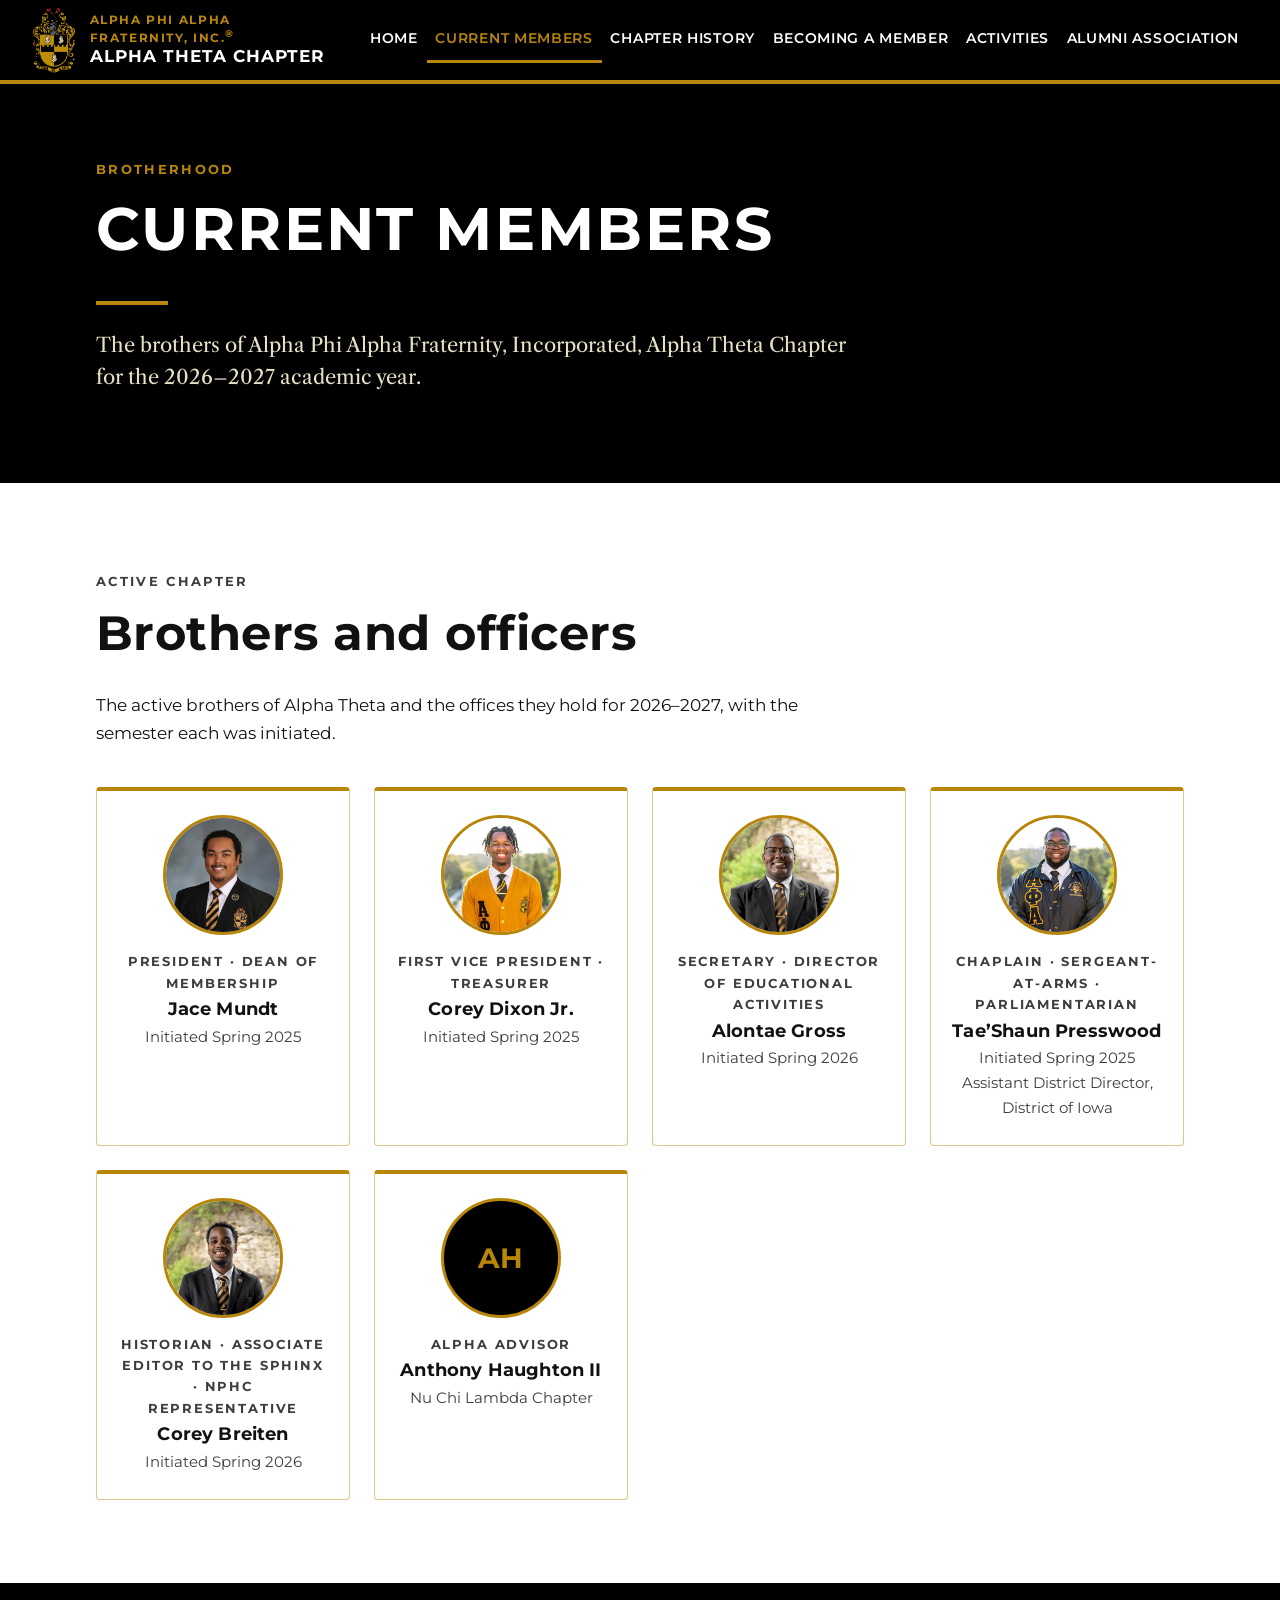
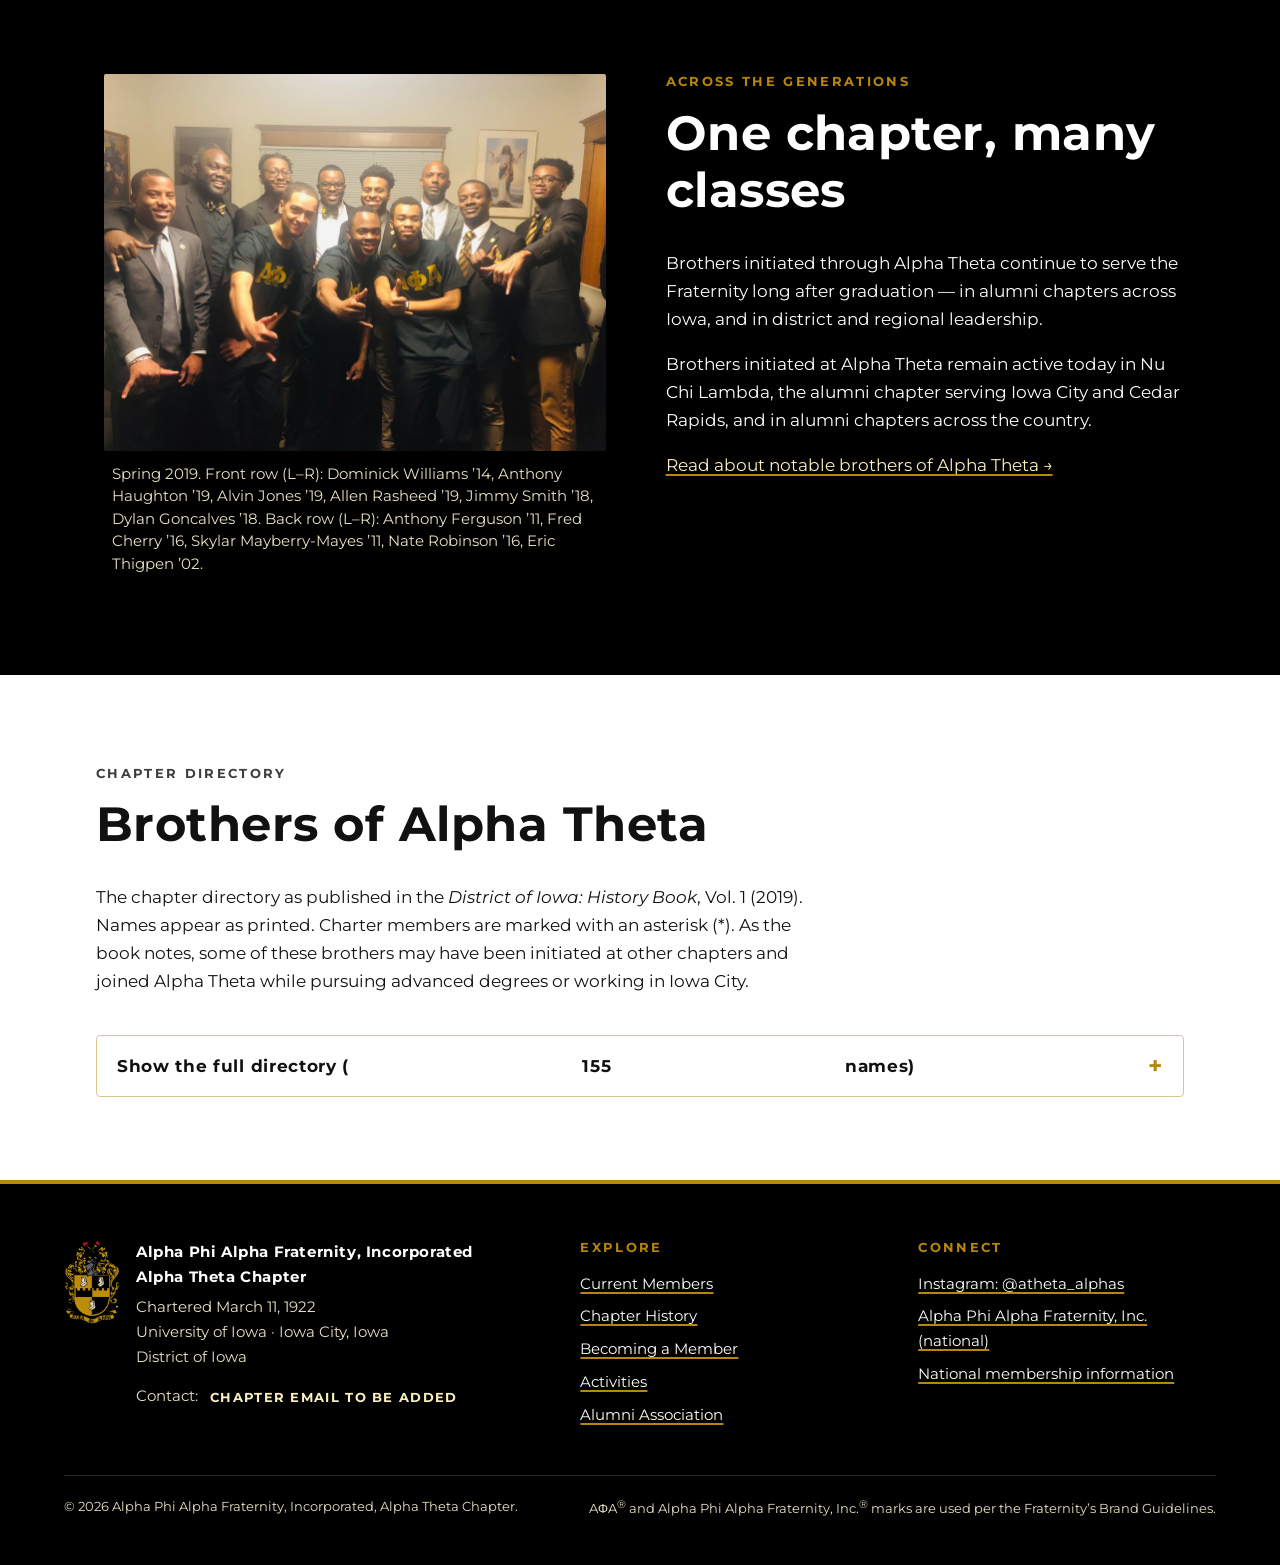
<file: Alpha (TEMP)/members.html>
<!doctype html>
<html lang="en" class="js-off">
<head>
  <meta charset="utf-8">
  <meta name="viewport" content="width=device-width, initial-scale=1">
  <title>Current Members | Alpha Theta Chapter | Alpha Phi Alpha Fraternity, Inc.</title>
  <meta name="description" content="The Executive Board and active brothers of Alpha Phi Alpha Fraternity, Incorporated, Alpha Theta Chapter at the University of Iowa.">
  <link rel="preconnect" href="https://fonts.googleapis.com">
  <link rel="preconnect" href="https://fonts.gstatic.com" crossorigin>
  <link href="https://fonts.googleapis.com/css2?family=Libre+Caslon+Text:ital,wght@0,400;0,700;1,400&family=Montserrat:wght@400;600;700;800&display=swap" rel="stylesheet">
  <link rel="stylesheet" href="css/styles.css?v=20261113">
  <link rel="icon" href="images/coat-of-arms.jpg">
</head>
<body>
  <a class="skip-link" href="#main">Skip to main content</a>

  <!-- ===== Site header (keep identical on every page) ===== -->
  <header class="site-header">
    <div class="container header-inner">
      <a class="brand" href="index.html">
        <img src="images/coat-of-arms.jpg" alt="" width="44" height="66">
        <span class="brand-text">
          <span class="brand-fraternity">Alpha Phi Alpha<br>Fraternity, Inc.<sup>®</sup></span>
          <span class="brand-chapter">Alpha Theta Chapter</span>
        </span>
      </a>
      <button class="nav-toggle" type="button" aria-expanded="false" aria-controls="site-nav">Menu</button>
      <nav id="site-nav" class="site-nav" aria-label="Main">
        <ul>
          <li><a href="index.html">Home</a></li>
          <li><a href="members.html" aria-current="page">Current Members</a></li>
          <li><a href="history.html">Chapter History</a></li>
          <li><a href="membership.html">Becoming a Member</a></li>
          <li><a href="activities.html">Activities</a></li>
          <li><a href="https://givebutter.com/alphathetasupport" rel="noopener">Alumni Association</a></li>
        </ul>
      </nav>
    </div>
  </header>

  <main id="main">
    <section class="hero page-hero">
      <div class="container">
        <span class="eyebrow">Brotherhood</span>
        <h1>Current Members</h1>
        <hr class="gold-rule">
        <p class="lead">The brothers of Alpha Phi Alpha Fraternity, Incorporated, Alpha Theta Chapter for the <span data-roster-term>2025–2026</span> academic year.</p>
      </div>
    </section>

    <!--
      CHAPTER UPDATE: The member cards on this page are generated from
      data/members.js. Edit that file — not this page — to add names, offices
      and photos. The lists below are only shown if JavaScript is unavailable.
    -->

    <section class="section" aria-labelledby="officers-heading">
      <div class="container">
        <div class="section-head">
          <span class="eyebrow">Active chapter</span>
          <h2 id="officers-heading">Brothers and officers</h2>
          <p>The active brothers of Alpha Theta and the offices they hold for <span data-roster-term>2026–2027</span>, with the semester each was initiated.</p>
        </div>
        <ul id="officers-list" class="grid grid-4" style="list-style:none;padding:0;margin:0">
          <li class="card placeholder"><span class="placeholder-note">To be added</span><p>Executive Board names will appear here.</p></li>
        </ul>
      </div>
    </section>

    <section class="section section-soft" aria-labelledby="brothers-heading">
      <div class="container">
        <div class="section-head">
          <span class="eyebrow">Active chapter</span>
          <h2 id="brothers-heading">Brothers</h2>
        </div>
        <ul id="members-list" class="grid grid-4" style="list-style:none;padding:0;margin:0">
          <li class="card placeholder"><span class="placeholder-note">To be added</span><p>Active brothers will appear here.</p></li>
        </ul>
      </div>
    </section>

    <section class="section section-dark" aria-labelledby="photo-heading">
      <div class="container two-col">
        <figure class="photo">
          <img src="images/brothers-spring-2019.jpg" alt="Eleven brothers posing together indoors; several wear black shirts with gold Greek letters ΑΦΑ and others wear suits with gold-and-black ties." width="2016" height="1512" loading="lazy">
          <figcaption>Spring 2019. Front row (L–R): Dominick Williams ’14, Anthony Haughton ’19, Alvin Jones ’19, Allen Rasheed ’19, Jimmy Smith ’18, Dylan Goncalves ’18. Back row (L–R): Anthony Ferguson ’11, Fred Cherry ’16, Skylar Mayberry-Mayes ’11, Nate Robinson ’16, Eric Thigpen ’02.</figcaption>
        </figure>
        <div>
          <span class="eyebrow">Across the generations</span>
          <h2 id="photo-heading">One chapter, many classes</h2>
          <p>Brothers initiated through Alpha Theta continue to serve the Fraternity long after graduation — in alumni chapters across Iowa, and in district and regional leadership.</p>
          <p>Brothers initiated at Alpha Theta remain active today in Nu Chi Lambda, the alumni chapter serving Iowa City and Cedar Rapids, and in alumni chapters across the country.</p>
          <p><a href="history.html#notable">Read about notable brothers of Alpha Theta →</a></p>
        </div>
      </div>
    </section>

    <section class="section" aria-labelledby="directory-heading">
      <div class="container">
        <div class="section-head">
          <span class="eyebrow">Chapter directory</span>
          <h2 id="directory-heading">Brothers of Alpha Theta</h2>
          <p>The chapter directory as published in the <cite>District of Iowa: History Book</cite>, Vol. 1 (2019). Names appear as printed. Charter members are marked with an asterisk (*). As the book notes, some of these brothers may have been initiated at other chapters and joined Alpha Theta while pursuing advanced degrees or working in Iowa City.</p>
        </div>
        <details class="disclosure">
          <summary>Show the full directory (<span id="directory-count">155</span> names)</summary>
          <div class="disclosure-body">
            <ul id="directory-list" class="directory">
              <li>The directory is loaded from data/members.js.</li>
            </ul>
          </div>
        </details>
      </div>
    </section>
  </main>

  <!-- ===== Site footer (keep identical on every page) ===== -->
  <footer class="site-footer">
    <div class="container footer-grid">
      <div class="footer-id">
        <img src="images/coat-of-arms.jpg" alt="" width="56" height="84">
        <div>
          <p class="name">Alpha Phi Alpha Fraternity, Incorporated<br>Alpha Theta Chapter</p>
          <p>Chartered March 11, 1922<br>University of Iowa · Iowa City, Iowa<br>District of Iowa</p>
          <!-- CHAPTER UPDATE: add the chapter's official contact email -->
          <p>Contact: <span class="placeholder-note">Chapter email to be added</span></p>
        </div>
      </div>
      <div>
        <h2>Explore</h2>
        <ul>
          <li><a href="members.html">Current Members</a></li>
          <li><a href="history.html">Chapter History</a></li>
          <li><a href="membership.html">Becoming a Member</a></li>
          <li><a href="activities.html">Activities</a></li>
          <li><a href="https://givebutter.com/alphathetasupport" rel="noopener">Alumni Association</a></li>
        </ul>
      </div>
      <div>
        <h2>Connect</h2>
        <ul>
          <li><a href="https://www.instagram.com/atheta_alphas/" rel="noopener">Instagram: @atheta_alphas</a></li>
          <li><a href="https://apa1906.net/" rel="noopener">Alpha Phi Alpha Fraternity, Inc. (national)</a></li>
          <li><a href="https://apa1906.net/membership/" rel="noopener">National membership information</a></li>
        </ul>
      </div>
    </div>
    <div class="container footer-bottom">
      <p>© <span id="year">2026</span> Alpha Phi Alpha Fraternity, Incorporated, Alpha Theta Chapter.</p>
      <p>AΦA<sup>®</sup> and Alpha Phi Alpha Fraternity, Inc.<sup>®</sup> marks are used per the Fraternity’s Brand Guidelines.</p>
    </div>
  </footer>

  <script src="data/members.js?v=20261113"></script>
  <script src="js/site.js?v=20261113"></script>
</body>
</html>
</file>
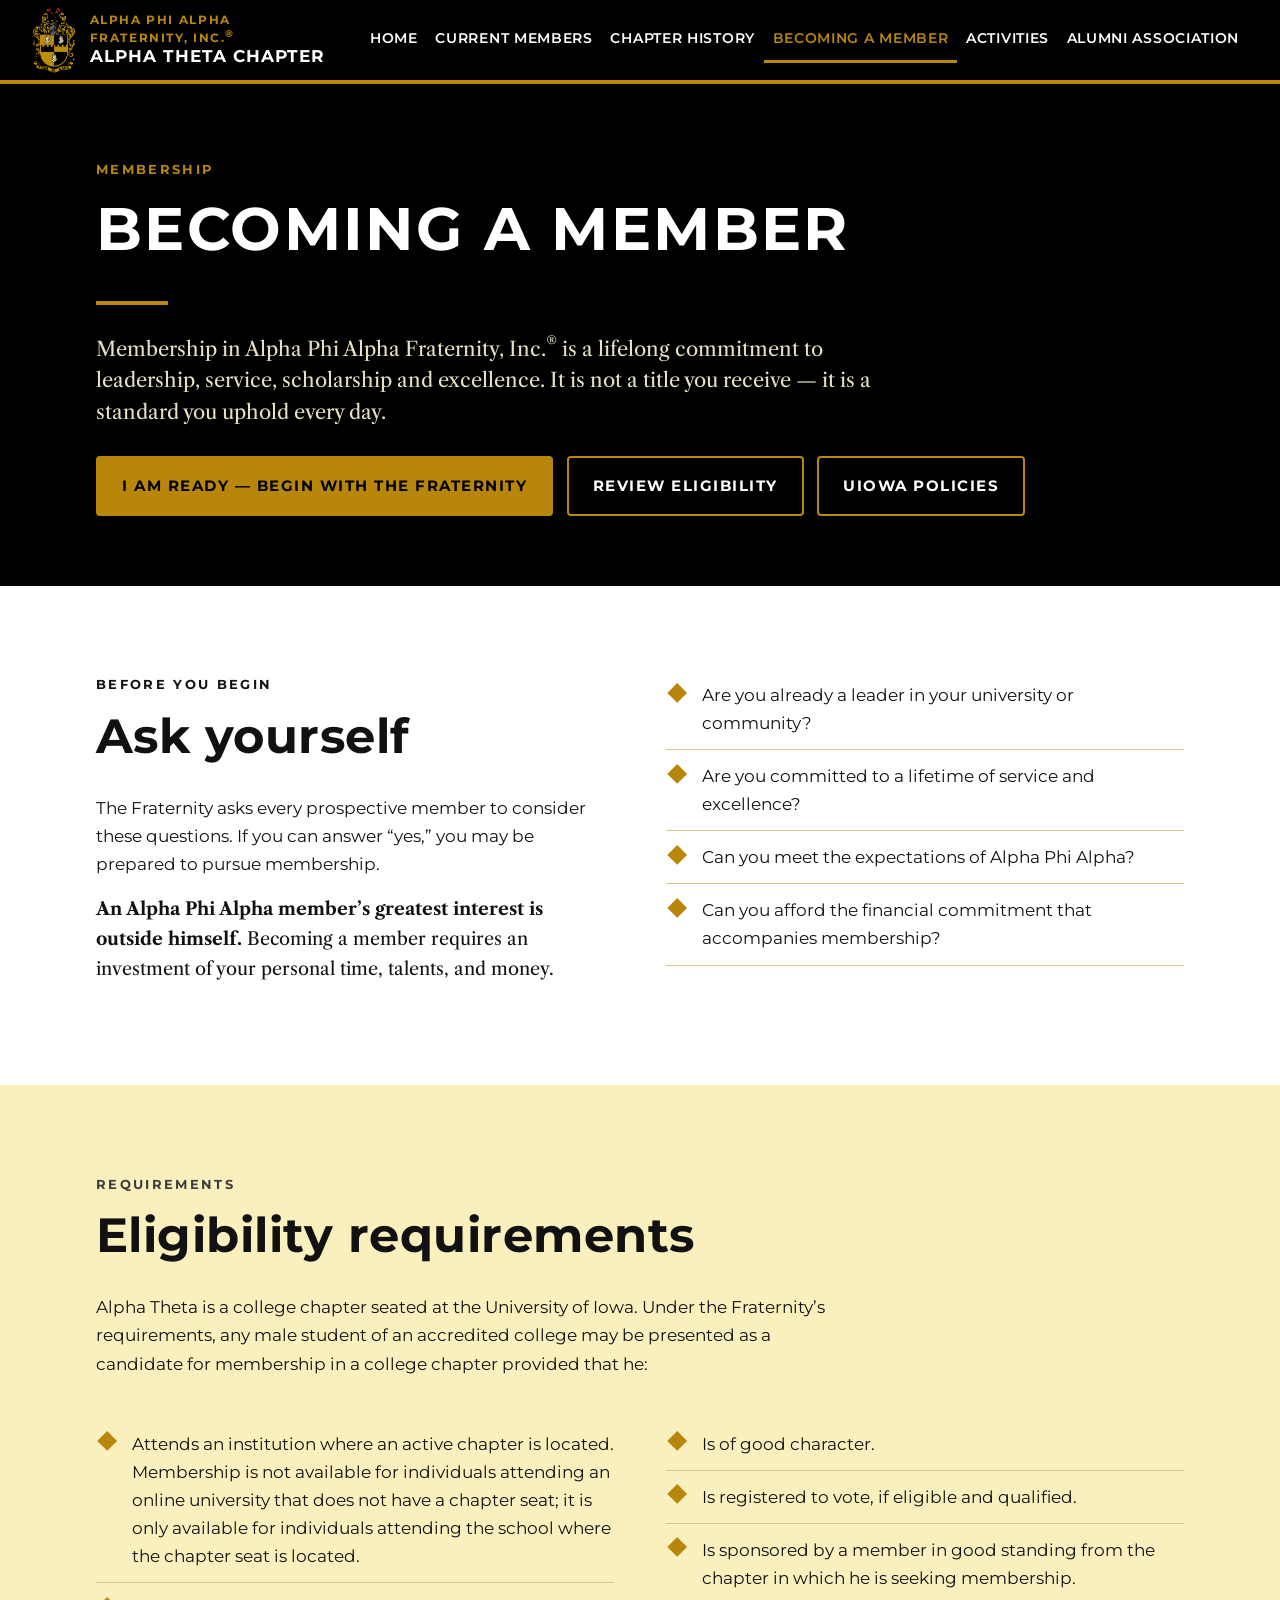
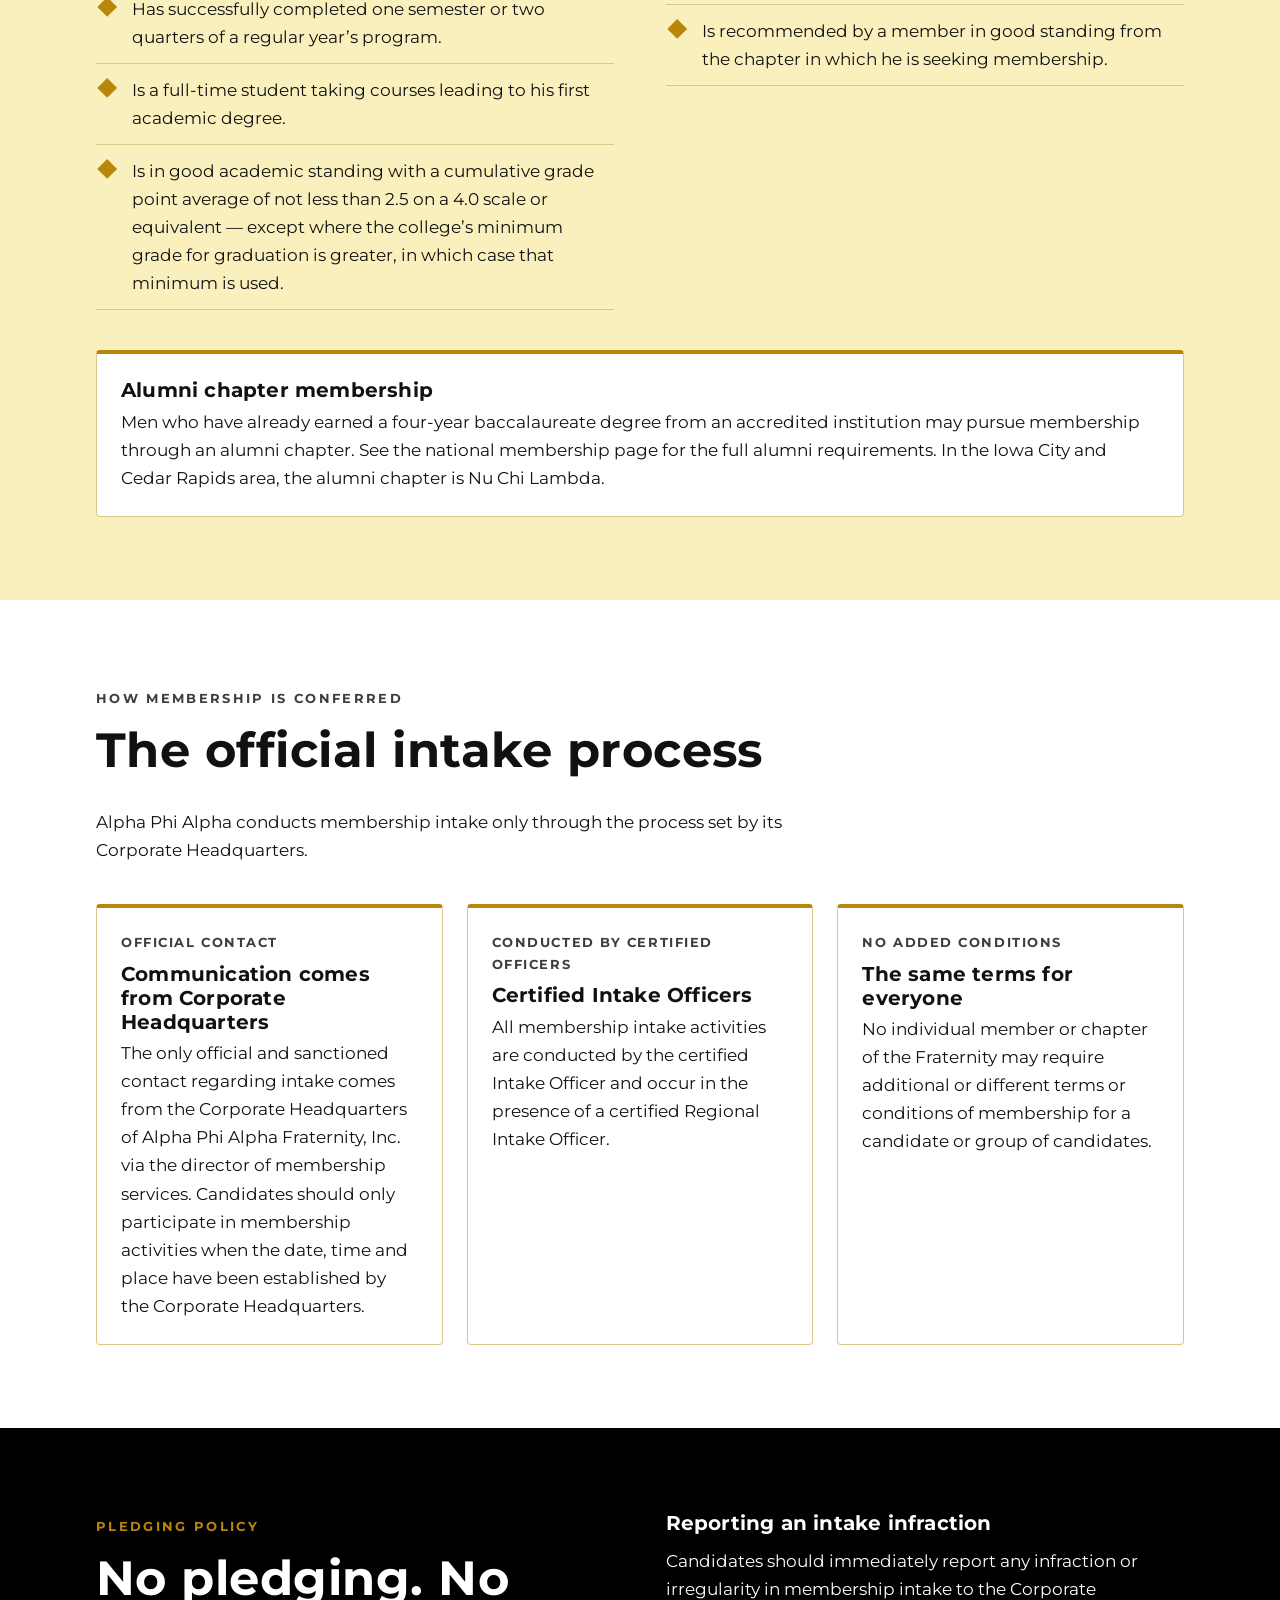
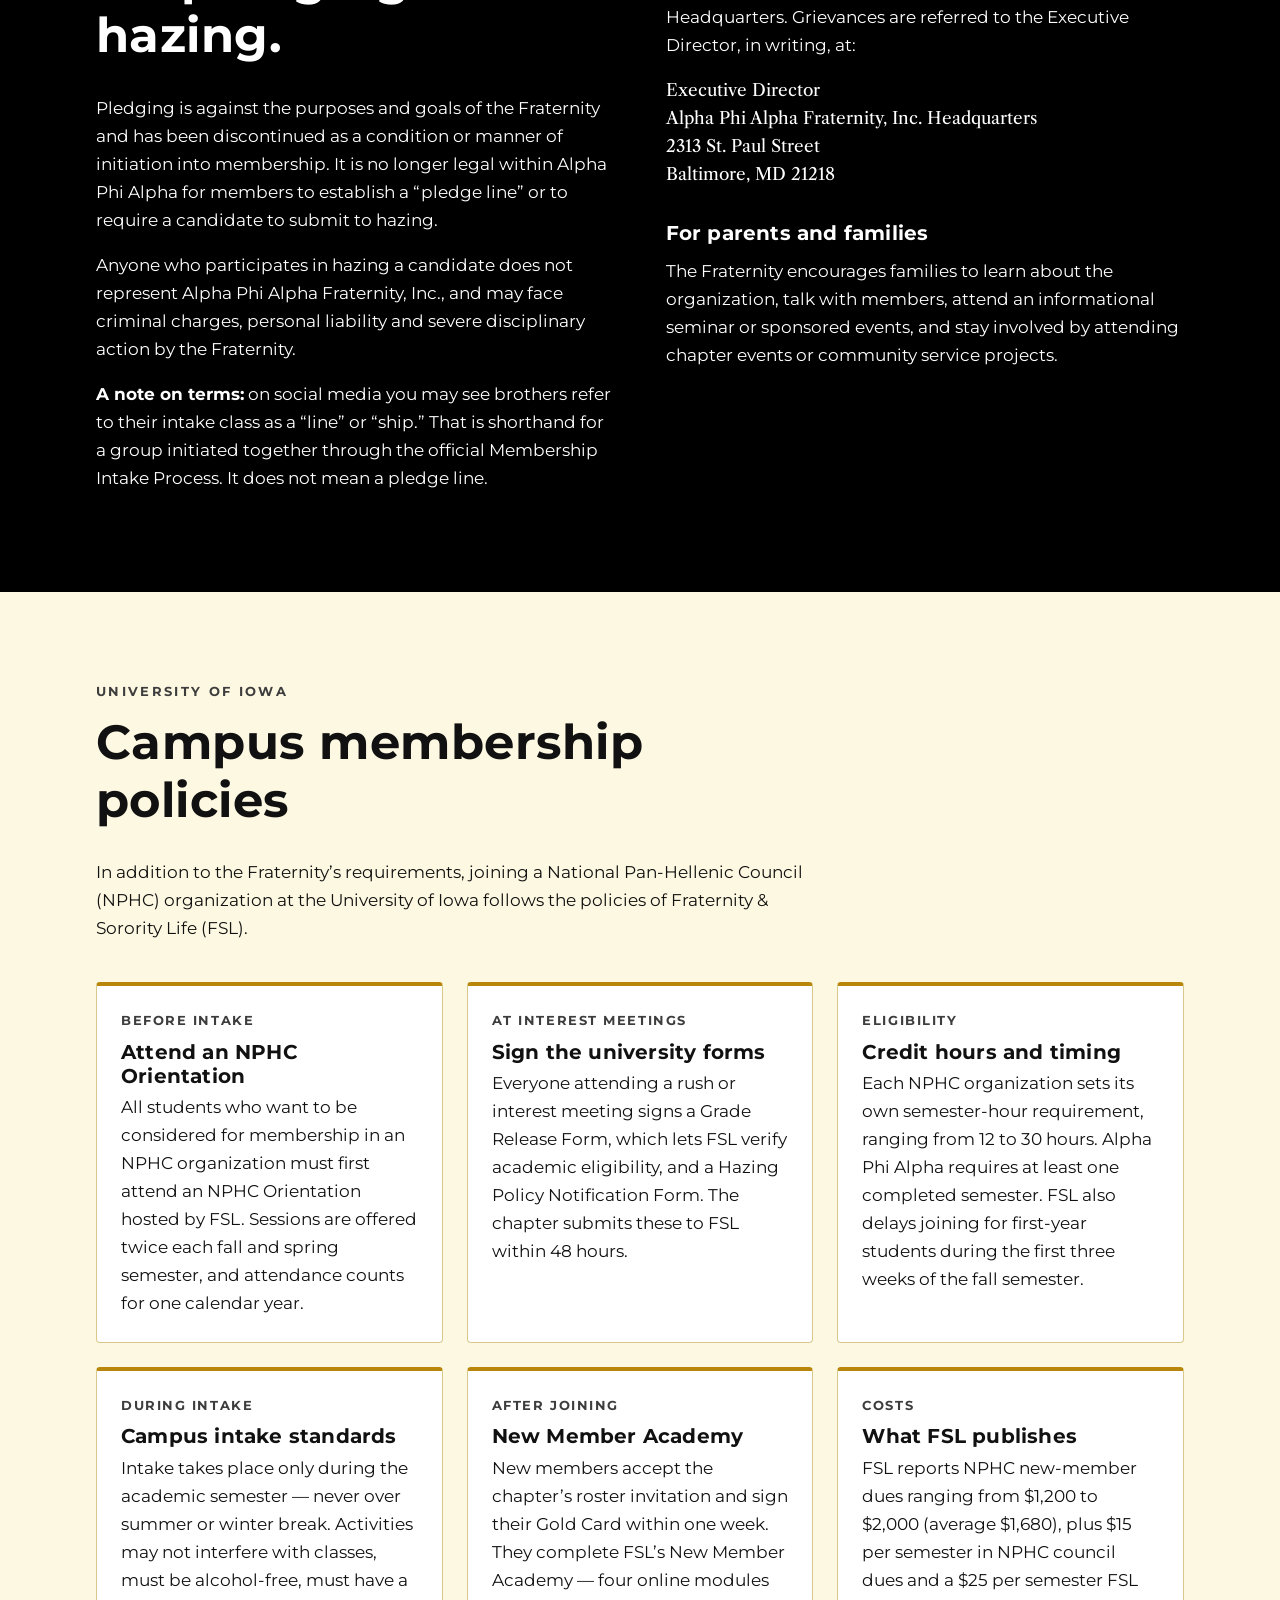
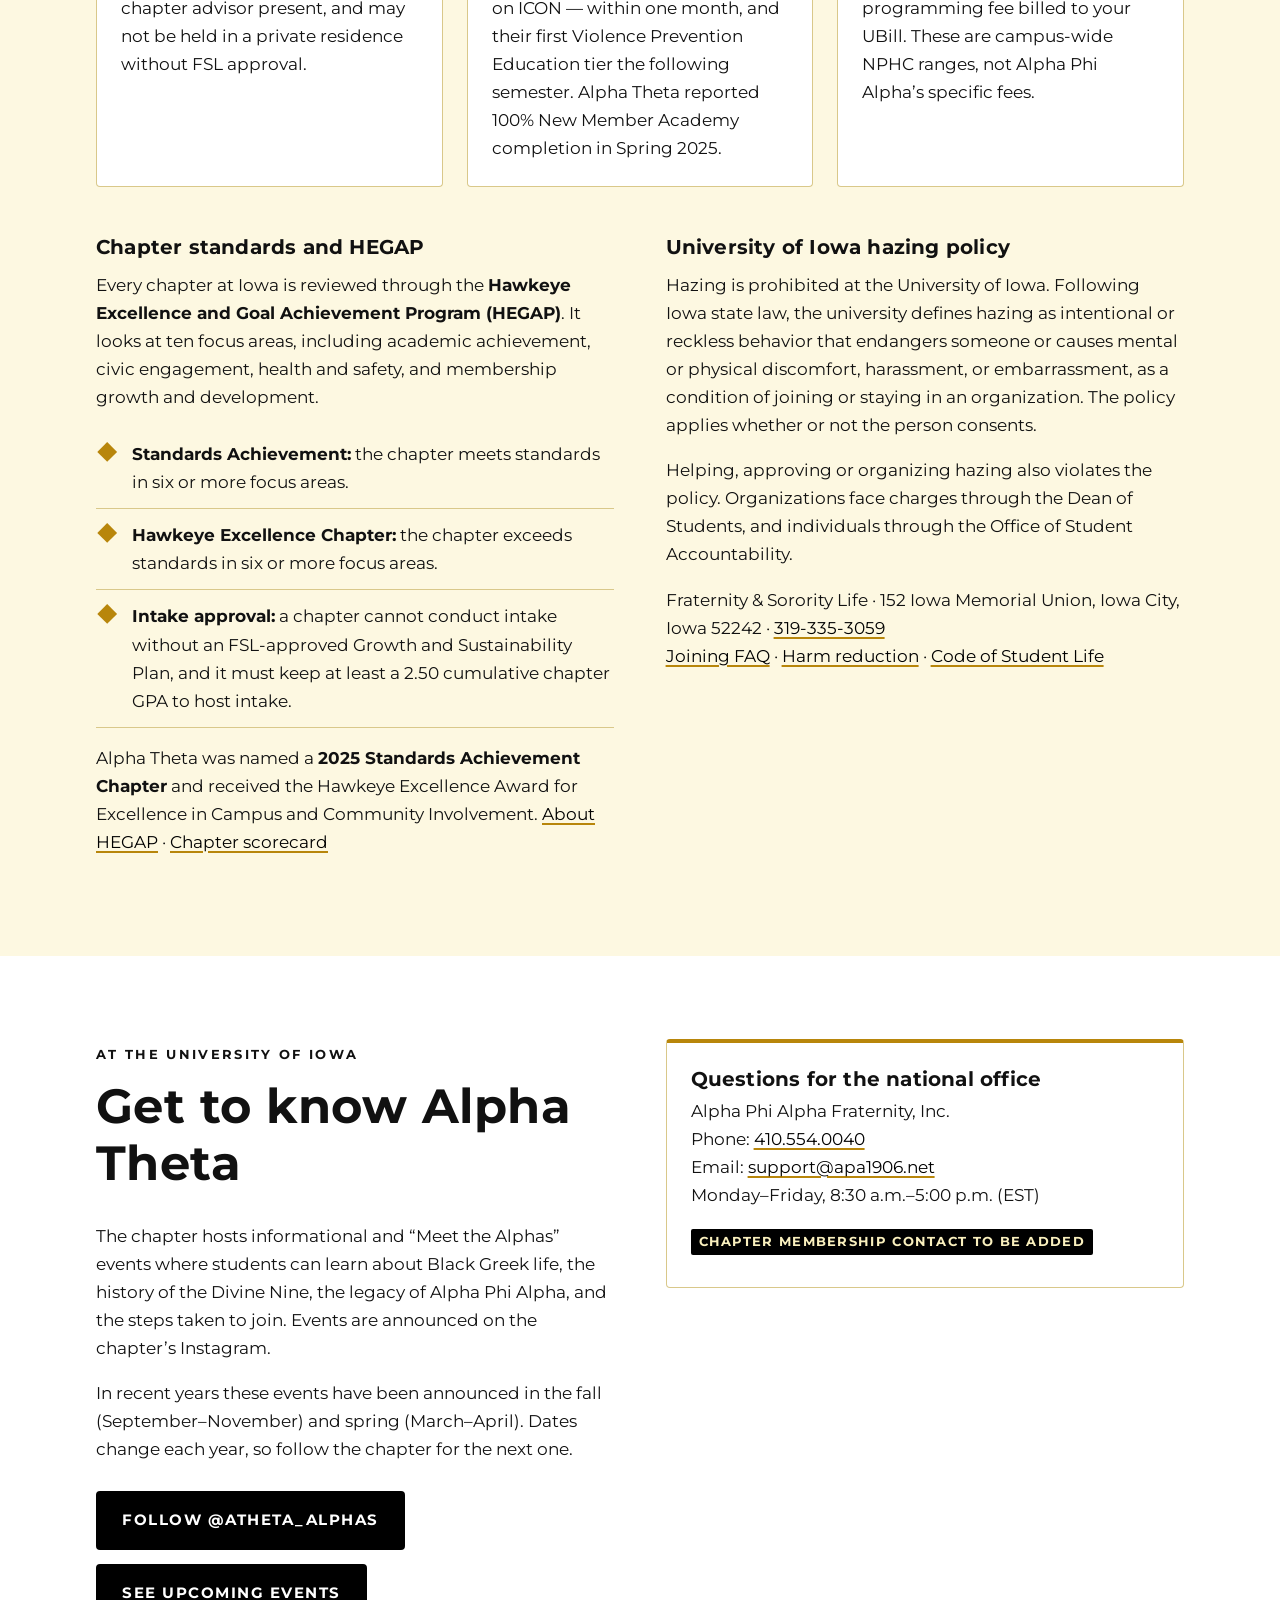
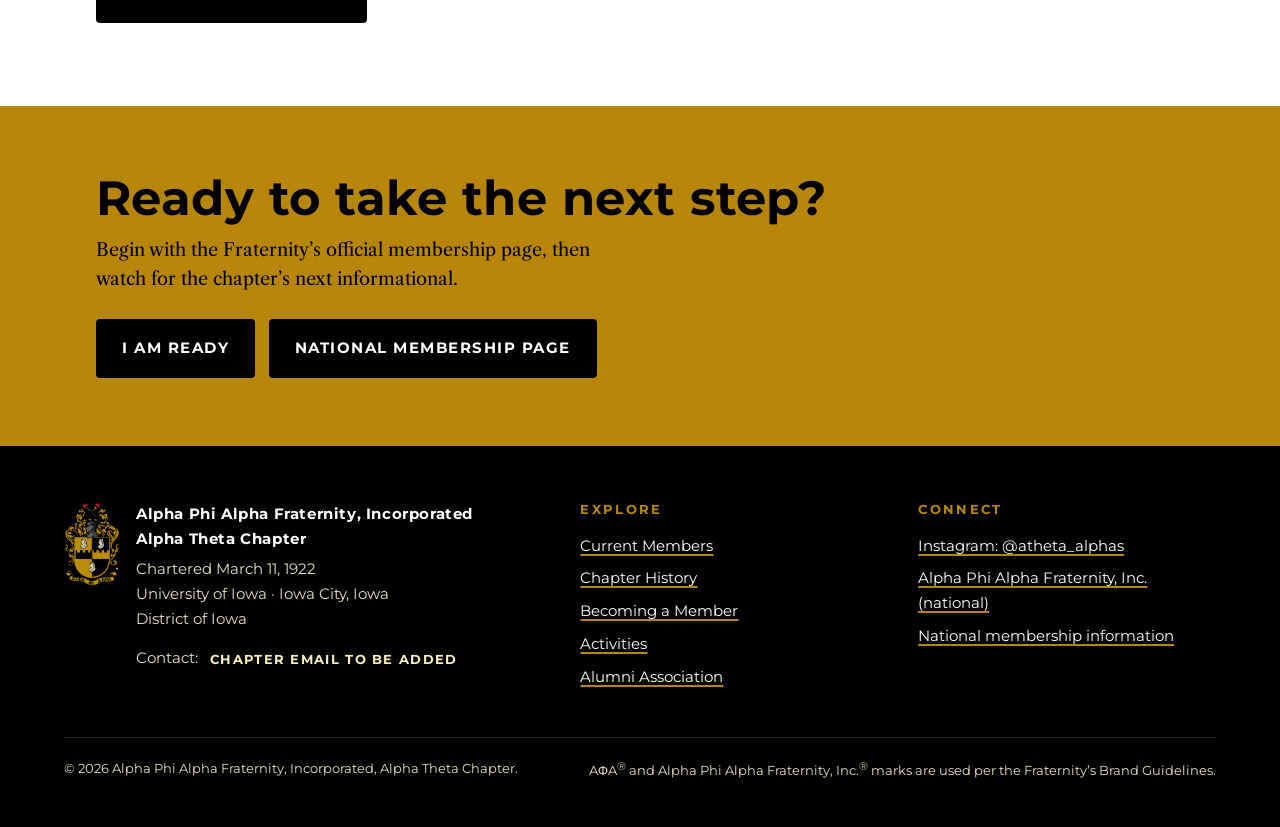
<file: Alpha (TEMP)/membership.html>
<!doctype html>
<html lang="en" class="js-off">
<head>
  <meta charset="utf-8">
  <meta name="viewport" content="width=device-width, initial-scale=1">
  <title>Becoming a Member | Alpha Theta Chapter | Alpha Phi Alpha Fraternity, Inc.</title>
  <meta name="description" content="Eligibility requirements and the official intake process for membership in Alpha Phi Alpha Fraternity, Inc., Alpha Theta Chapter at the University of Iowa.">
  <link rel="preconnect" href="https://fonts.googleapis.com">
  <link rel="preconnect" href="https://fonts.gstatic.com" crossorigin>
  <link href="https://fonts.googleapis.com/css2?family=Libre+Caslon+Text:ital,wght@0,400;0,700;1,400&family=Montserrat:wght@400;600;700;800&display=swap" rel="stylesheet">
  <link rel="stylesheet" href="css/styles.css?v=20261113">
  <link rel="icon" href="images/coat-of-arms.jpg">
</head>
<body>
  <a class="skip-link" href="#main">Skip to main content</a>

  <!-- ===== Site header (keep identical on every page) ===== -->
  <header class="site-header">
    <div class="container header-inner">
      <a class="brand" href="index.html">
        <img src="images/coat-of-arms.jpg" alt="" width="44" height="66">
        <span class="brand-text">
          <span class="brand-fraternity">Alpha Phi Alpha<br>Fraternity, Inc.<sup>®</sup></span>
          <span class="brand-chapter">Alpha Theta Chapter</span>
        </span>
      </a>
      <button class="nav-toggle" type="button" aria-expanded="false" aria-controls="site-nav">Menu</button>
      <nav id="site-nav" class="site-nav" aria-label="Main">
        <ul>
          <li><a href="index.html">Home</a></li>
          <li><a href="members.html">Current Members</a></li>
          <li><a href="history.html">Chapter History</a></li>
          <li><a href="membership.html" aria-current="page">Becoming a Member</a></li>
          <li><a href="activities.html">Activities</a></li>
          <li><a href="https://givebutter.com/alphathetasupport" rel="noopener">Alumni Association</a></li>
        </ul>
      </nav>
    </div>
  </header>

  <main id="main">
    <!--
      Source for this page: https://apa1906.net/membership/ (Alpha Phi Alpha
      Fraternity, Inc. national website). Membership requirements are set by the
      Fraternity, not the chapter. If the national page changes, update this page
      to match it — do not add chapter-specific intake steps.
    -->
    <section class="hero page-hero">
      <div class="container">
        <span class="eyebrow">Membership</span>
        <h1>Becoming a Member</h1>
        <hr class="gold-rule">
        <p class="lead">Membership in Alpha Phi Alpha Fraternity, Inc.<sup>®</sup> is a lifelong commitment to leadership, service, scholarship and excellence. It is not a title you receive — it is a standard you uphold every day.</p>
        <div class="btn-row">
          <a class="btn btn-gold" href="https://apa1906.net/membership-agreement-1/" rel="noopener">I Am Ready — Begin with the Fraternity</a>
          <a class="btn btn-outline" href="#eligibility">Review eligibility</a>
          <a class="btn btn-outline" href="#uiowa">UIowa policies</a>
        </div>
      </div>
    </section>

    <section class="section" aria-labelledby="ask-heading">
      <div class="container two-col">
        <div>
          <span class="eyebrow">Before you begin</span>
          <h2 id="ask-heading">Ask yourself</h2>
          <p>The Fraternity asks every prospective member to consider these questions. If you can answer “yes,” you may be prepared to pursue membership.</p>
          <p class="serif" style="font-size:1.125rem"><strong>An Alpha Phi Alpha member’s greatest interest is outside himself.</strong> Becoming a member requires an investment of your personal time, talents, and money.</p>
        </div>
        <ul class="check-list">
          <li>Are you already a leader in your university or community?</li>
          <li>Are you committed to a lifetime of service and excellence?</li>
          <li>Can you meet the expectations of Alpha Phi Alpha?</li>
          <li>Can you afford the financial commitment that accompanies membership?</li>
        </ul>
      </div>
    </section>

    <section id="eligibility" class="section section-cream" aria-labelledby="eligibility-heading">
      <div class="container">
        <div class="section-head">
          <span class="eyebrow">Requirements</span>
          <h2 id="eligibility-heading">Eligibility requirements</h2>
          <p>Alpha Theta is a college chapter seated at the University of Iowa. Under the Fraternity’s requirements, any male student of an accredited college may be presented as a candidate for membership in a college chapter provided that he:</p>
        </div>
        <div class="two-col">
          <ul class="check-list">
            <li>Attends an institution where an active chapter is located. Membership is not available for individuals attending an online university that does not have a chapter seat; it is only available for individuals attending the school where the chapter seat is located.</li>
            <li>Has successfully completed one semester or two quarters of a regular year’s program.</li>
            <li>Is a full-time student taking courses leading to his first academic degree.</li>
            <li>Is in good academic standing with a cumulative grade point average of not less than 2.5 on a 4.0 scale or equivalent — except where the college’s minimum grade for graduation is greater, in which case that minimum is used.</li>
          </ul>
          <ul class="check-list">
            <li>Is of good character.</li>
            <li>Is registered to vote, if eligible and qualified.</li>
            <li>Is sponsored by a member in good standing from the chapter in which he is seeking membership.</li>
            <li>Is recommended by a member in good standing from the chapter in which he is seeking membership.</li>
          </ul>
        </div>
        <div class="card" style="margin-top:2.5rem">
          <h3>Alumni chapter membership</h3>
          <p>Men who have already earned a four-year baccalaureate degree from an accredited institution may pursue membership through an alumni chapter. See the national membership page for the full alumni requirements. In the Iowa City and Cedar Rapids area, the alumni chapter is Nu Chi Lambda.</p>
        </div>
      </div>
    </section>

    <section class="section" aria-labelledby="intake-heading">
      <div class="container">
        <div class="section-head">
          <span class="eyebrow">How membership is conferred</span>
          <h2 id="intake-heading">The official intake process</h2>
          <p>Alpha Phi Alpha conducts membership intake only through the process set by its Corporate Headquarters.</p>
        </div>
        <ol class="grid grid-3" style="list-style:none;padding:0;margin:0">
          <li class="card">
            <p class="meta">Official contact</p>
            <h3>Communication comes from Corporate Headquarters</h3>
            <p>The only official and sanctioned contact regarding intake comes from the Corporate Headquarters of Alpha Phi Alpha Fraternity, Inc. via the director of membership services. Candidates should only participate in membership activities when the date, time and place have been established by the Corporate Headquarters.</p>
          </li>
          <li class="card">
            <p class="meta">Conducted by certified officers</p>
            <h3>Certified Intake Officers</h3>
            <p>All membership intake activities are conducted by the certified Intake Officer and occur in the presence of a certified Regional Intake Officer.</p>
          </li>
          <li class="card">
            <p class="meta">No added conditions</p>
            <h3>The same terms for everyone</h3>
            <p>No individual member or chapter of the Fraternity may require additional or different terms or conditions of membership for a candidate or group of candidates.</p>
          </li>
        </ol>
      </div>
    </section>

    <section class="section section-dark" aria-labelledby="hazing-heading">
      <div class="container two-col">
        <div>
          <span class="eyebrow">Pledging policy</span>
          <h2 id="hazing-heading">No pledging. No hazing.</h2>
          <p>Pledging is against the purposes and goals of the Fraternity and has been discontinued as a condition or manner of initiation into membership. It is no longer legal within Alpha Phi Alpha for members to establish a “pledge line” or to require a candidate to submit to hazing.</p>
          <p>Anyone who participates in hazing a candidate does not represent Alpha Phi Alpha Fraternity, Inc., and may face criminal charges, personal liability and severe disciplinary action by the Fraternity.</p>
          <p><strong>A note on terms:</strong> on social media you may see brothers refer to their intake class as a “line” or “ship.” That is shorthand for a group initiated together through the official Membership Intake Process. It does not mean a pledge line.</p>
        </div>
        <div>
          <h3>Reporting an intake infraction</h3>
          <p>Candidates should immediately report any infraction or irregularity in membership intake to the Corporate Headquarters. Grievances are referred to the Executive Director, in writing, at:</p>
          <address style="font-style:normal" class="serif">
            Executive Director<br>
            Alpha Phi Alpha Fraternity, Inc. Headquarters<br>
            2313 St. Paul Street<br>
            Baltimore, MD 21218
          </address>
          <h3 style="margin-top:2rem">For parents and families</h3>
          <p>The Fraternity encourages families to learn about the organization, talk with members, attend an informational seminar or sponsored events, and stay involved by attending chapter events or community service projects.</p>
        </div>
      </div>
    </section>

    <!--
      Source for the section below: University of Iowa Fraternity & Sorority Life —
      NPHC Membership Intake Guidelines (updated Oct. 2023), Joining FAQ, "Join Us"
      page, Harm Reduction page and the HEGAP page (fsl.uiowa.edu, viewed Nov. 12, 2026).
      CHAPTER UPDATE: re-check these each year; FSL updates its guidelines.
    -->
    <section id="uiowa" class="section section-soft" aria-labelledby="uiowa-heading">
      <div class="container">
        <div class="section-head">
          <span class="eyebrow">University of Iowa</span>
          <h2 id="uiowa-heading">Campus membership policies</h2>
          <p>In addition to the Fraternity’s requirements, joining a National Pan-Hellenic Council (NPHC) organization at the University of Iowa follows the policies of Fraternity &amp; Sorority Life (FSL).</p>
        </div>

        <div class="grid grid-3 plain-list" role="list">
          <div class="card" role="listitem">
            <p class="meta">Before intake</p>
            <h3>Attend an NPHC Orientation</h3>
            <p>All students who want to be considered for membership in an NPHC organization must first attend an NPHC Orientation hosted by FSL. Sessions are offered twice each fall and spring semester, and attendance counts for one calendar year.</p>
          </div>
          <div class="card" role="listitem">
            <p class="meta">At interest meetings</p>
            <h3>Sign the university forms</h3>
            <p>Everyone attending a rush or interest meeting signs a Grade Release Form, which lets FSL verify academic eligibility, and a Hazing Policy Notification Form. The chapter submits these to FSL within 48 hours.</p>
          </div>
          <div class="card" role="listitem">
            <p class="meta">Eligibility</p>
            <h3>Credit hours and timing</h3>
            <p>Each NPHC organization sets its own semester-hour requirement, ranging from 12 to 30 hours. Alpha Phi Alpha requires at least one completed semester. FSL also delays joining for first-year students during the first three weeks of the fall semester.</p>
          </div>
          <div class="card" role="listitem">
            <p class="meta">During intake</p>
            <h3>Campus intake standards</h3>
            <p>Intake takes place only during the academic semester — never over summer or winter break. Activities may not interfere with classes, must be alcohol-free, must have a chapter advisor present, and may not be held in a private residence without FSL approval.</p>
          </div>
          <div class="card" role="listitem">
            <p class="meta">After joining</p>
            <h3>New Member Academy</h3>
            <p>New members accept the chapter’s roster invitation and sign their Gold Card within one week. They complete FSL’s New Member Academy — four online modules on ICON — within one month, and their first Violence Prevention Education tier the following semester. Alpha Theta reported 100% New Member Academy completion in Spring 2025.</p>
          </div>
          <div class="card" role="listitem">
            <p class="meta">Costs</p>
            <h3>What FSL publishes</h3>
            <p>FSL reports NPHC new-member dues ranging from $1,200 to $2,000 (average $1,680), plus $15 per semester in NPHC council dues and a $25 per semester FSL programming fee billed to your UBill. These are campus-wide NPHC ranges, not Alpha Phi Alpha’s specific fees.</p>
          </div>
        </div>

        <div class="two-col" style="margin-top:3rem">
          <div>
            <h3>Chapter standards and HEGAP</h3>
            <p>Every chapter at Iowa is reviewed through the <strong>Hawkeye Excellence and Goal Achievement Program (HEGAP)</strong>. It looks at ten focus areas, including academic achievement, civic engagement, health and safety, and membership growth and development.</p>
            <ul class="check-list">
              <li><strong>Standards Achievement:</strong> the chapter meets standards in six or more focus areas.</li>
              <li><strong>Hawkeye Excellence Chapter:</strong> the chapter exceeds standards in six or more focus areas.</li>
              <li><strong>Intake approval:</strong> a chapter cannot conduct intake without an FSL-approved Growth and Sustainability Plan, and it must keep at least a 2.50 cumulative chapter GPA to host intake.</li>
            </ul>
            <p style="margin-top:1rem">Alpha Theta was named a <strong>2025 Standards Achievement Chapter</strong> and received the Hawkeye Excellence Award for Excellence in Campus and Community Involvement. <a href="https://fsl.uiowa.edu/community/hawkeye-excellence-and-goal-achievement-program" rel="noopener">About HEGAP</a> · <a href="https://fsl.uiowa.edu/chapters-and-councils/alpha-phi-alpha-fraternity-inc" rel="noopener">Chapter scorecard</a></p>
          </div>
          <div>
            <h3>University of Iowa hazing policy</h3>
            <p>Hazing is prohibited at the University of Iowa. Following Iowa state law, the university defines hazing as intentional or reckless behavior that endangers someone or causes mental or physical discomfort, harassment, or embarrassment, as a condition of joining or staying in an organization. The policy applies whether or not the person consents.</p>
            <p>Helping, approving or organizing hazing also violates the policy. Organizations face charges through the Dean of Students, and individuals through the Office of Student Accountability.</p>
            <p>Fraternity &amp; Sorority Life · 152 Iowa Memorial Union, Iowa City, Iowa 52242 · <a href="tel:+13193353059">319-335-3059</a><br>
            <a href="https://fsl.uiowa.edu/join/faq" rel="noopener">Joining FAQ</a> · <a href="https://fsl.uiowa.edu/families/harm-reduction" rel="noopener">Harm reduction</a> · <a href="https://dos.uiowa.edu/policies/code-student-life" rel="noopener">Code of Student Life</a></p>
          </div>
        </div>
      </div>
    </section>

    <section class="section" aria-labelledby="local-heading">
      <div class="container two-col">
        <div>
          <span class="eyebrow">At the University of Iowa</span>
          <h2 id="local-heading">Get to know Alpha Theta</h2>
          <p>The chapter hosts informational and “Meet the Alphas” events where students can learn about Black Greek life, the history of the Divine Nine, the legacy of Alpha Phi Alpha, and the steps taken to join. Events are announced on the chapter’s Instagram.</p>
          <p>In recent years these events have been announced in the fall (September–November) and spring (March–April). Dates change each year, so follow the chapter for the next one.</p>
          <div class="btn-row">
            <a class="btn btn-dark" href="https://www.instagram.com/atheta_alphas/" rel="noopener">Follow @atheta_alphas</a>
            <a class="btn btn-dark" href="activities.html">See upcoming events</a>
          </div>
        </div>
        <div class="card">
          <h3>Questions for the national office</h3>
          <p>Alpha Phi Alpha Fraternity, Inc.<br>
          Phone: <a href="tel:+14105540040">410.554.0040</a><br>
          Email: <a href="mailto:support@apa1906.net">support@apa1906.net</a><br>
          Monday–Friday, 8:30 a.m.–5:00 p.m. (EST)</p>
          <!-- CHAPTER UPDATE: add the chapter's membership contact (e.g. a chapter email) if desired. -->
          <p><span class="placeholder-note">Chapter membership contact to be added</span></p>
        </div>
      </div>
    </section>

    <section class="cta-band" aria-labelledby="cta-heading">
      <div class="container inner">
        <div>
          <h2 id="cta-heading">Ready to take the next step?</h2>
          <p>Begin with the Fraternity’s official membership page, then watch for the chapter’s next informational.</p>
        </div>
        <div class="btn-row" style="margin-top:0">
          <a class="btn btn-dark" href="https://apa1906.net/membership-agreement-1/" rel="noopener">I Am Ready</a>
          <a class="btn btn-dark" href="https://apa1906.net/membership/" rel="noopener">National membership page</a>
        </div>
      </div>
    </section>
  </main>

  <!-- ===== Site footer (keep identical on every page) ===== -->
  <footer class="site-footer">
    <div class="container footer-grid">
      <div class="footer-id">
        <img src="images/coat-of-arms.jpg" alt="" width="56" height="84">
        <div>
          <p class="name">Alpha Phi Alpha Fraternity, Incorporated<br>Alpha Theta Chapter</p>
          <p>Chartered March 11, 1922<br>University of Iowa · Iowa City, Iowa<br>District of Iowa</p>
          <!-- CHAPTER UPDATE: add the chapter's official contact email -->
          <p>Contact: <span class="placeholder-note">Chapter email to be added</span></p>
        </div>
      </div>
      <div>
        <h2>Explore</h2>
        <ul>
          <li><a href="members.html">Current Members</a></li>
          <li><a href="history.html">Chapter History</a></li>
          <li><a href="membership.html">Becoming a Member</a></li>
          <li><a href="activities.html">Activities</a></li>
          <li><a href="https://givebutter.com/alphathetasupport" rel="noopener">Alumni Association</a></li>
        </ul>
      </div>
      <div>
        <h2>Connect</h2>
        <ul>
          <li><a href="https://www.instagram.com/atheta_alphas/" rel="noopener">Instagram: @atheta_alphas</a></li>
          <li><a href="https://apa1906.net/" rel="noopener">Alpha Phi Alpha Fraternity, Inc. (national)</a></li>
          <li><a href="https://apa1906.net/membership/" rel="noopener">National membership information</a></li>
        </ul>
      </div>
    </div>
    <div class="container footer-bottom">
      <p>© <span id="year">2026</span> Alpha Phi Alpha Fraternity, Incorporated, Alpha Theta Chapter.</p>
      <p>AΦA<sup>®</sup> and Alpha Phi Alpha Fraternity, Inc.<sup>®</sup> marks are used per the Fraternity’s Brand Guidelines.</p>
    </div>
  </footer>

  <script src="js/site.js?v=20261113"></script>
</body>
</html>
</file>
<file: Alpha (TEMP)/css/styles.css>
/* ==========================================================================
   Alpha Phi Alpha Fraternity, Inc. — Alpha Theta Chapter
   Site stylesheet

   Brand values below come from the Alpha Phi Alpha Brand Guidelines
   (Communications Department, updated April 2025):
     - Primary colors: Old Gold (PMS 132, #B8860B) and Black (Process Black)
     - Complimentary colors: White and Cream (PMS 4535, #FAF0BE)
     - Primary typeface: Gotham.  Secondary typeface: Adobe Caslon.

   Gotham and Adobe Caslon are licensed fonts. If the chapter holds web
   licenses, load them and they will be picked up first by the stacks below.
   Until then, Montserrat and Libre Caslon Text (free, Google Fonts) stand in.
   ========================================================================== */

:root {
  /* Brand colors */
  --apa-old-gold: #B8860B;
  --apa-black: #000000;
  --apa-cream: #FAF0BE;
  --apa-white: #FFFFFF;

  /* Working shades (tints of the brand colors, used for surfaces only) */
  --surface-dark: #0d0d0d;
  --surface-dark-2: #1a1a1a;
  --surface-cream-soft: #fdf8e1;
  --rule: #d9c88a;
  --text: #111111;
  --text-muted: #3d3d3d;
  --text-on-dark: #ffffff;
  --text-on-dark-muted: #e6e0c4;

  /* Typography */
  --font-primary: "Gotham", "Montserrat", "Helvetica Neue", Arial, sans-serif;
  --font-secondary: "Adobe Caslon Pro", "Libre Caslon Text", Georgia, "Times New Roman", serif;

  --fs-xs: 0.8125rem;
  --fs-sm: 0.9375rem;
  --fs-base: 1.0625rem;
  --fs-lg: 1.25rem;
  --fs-xl: clamp(1.5rem, 1.2rem + 1.2vw, 2rem);
  --fs-2xl: clamp(2rem, 1.5rem + 2.2vw, 3rem);
  --fs-3xl: clamp(2.25rem, 1.6rem + 3vw, 3.75rem);

  /* Layout */
  --max-width: 72rem;
  --gutter: clamp(1rem, 0.5rem + 2vw, 2rem);
  --radius: 4px;
  --focus: 3px solid var(--apa-old-gold);
}

/* ---------- Base ---------- */
*, *::before, *::after { box-sizing: border-box; }

html { scroll-behavior: smooth; }
@media (prefers-reduced-motion: reduce) {
  html { scroll-behavior: auto; }
  *, *::before, *::after { transition: none !important; animation: none !important; }
}

body {
  margin: 0;
  font-family: var(--font-primary);
  font-size: var(--fs-base);
  line-height: 1.65;
  color: var(--text);
  background: var(--apa-white);
  -webkit-font-smoothing: antialiased;
}

img { max-width: 100%; height: auto; display: block; }

/* Keep the hidden attribute working on elements whose class sets a display value (e.g. .card). */
[hidden] { display: none !important; }

h1, h2, h3, h4 {
  font-family: var(--font-primary);
  line-height: 1.2;
  margin: 0 0 0.6em;
  font-weight: 700;
  letter-spacing: 0.01em;
}
h1 { font-size: var(--fs-3xl); text-transform: uppercase; letter-spacing: 0.04em; }
h2 { font-size: var(--fs-2xl); }
h3 { font-size: var(--fs-lg); }

p { margin: 0 0 1em; }

a { color: var(--apa-black); text-decoration-color: var(--apa-old-gold); text-decoration-thickness: 2px; text-underline-offset: 3px; }
a:hover { text-decoration-thickness: 3px; }

:focus-visible { outline: var(--focus); outline-offset: 3px; }

.visually-hidden {
  position: absolute !important; width: 1px; height: 1px; padding: 0; margin: -1px;
  overflow: hidden; clip: rect(0 0 0 0); white-space: nowrap; border: 0;
}

.skip-link {
  position: absolute; left: 1rem; top: -4rem; z-index: 100;
  background: var(--apa-old-gold); color: var(--apa-black);
  padding: 0.75rem 1rem; font-weight: 700; border-radius: var(--radius);
}
.skip-link:focus { top: 1rem; }

.container { width: 100%; max-width: var(--max-width); margin: 0 auto; padding: 0 var(--gutter); }

.serif { font-family: var(--font-secondary); }
.eyebrow {
  display: inline-block;
  font-size: var(--fs-xs); font-weight: 700; text-transform: uppercase; letter-spacing: 0.18em;
  margin-bottom: 0.75rem;
}
.lead { font-family: var(--font-secondary); font-size: var(--fs-lg); line-height: 1.6; }

/* ---------- Header & navigation ---------- */
.site-header {
  background: var(--apa-black);
  color: var(--text-on-dark);
  border-bottom: 4px solid var(--apa-old-gold);
  position: sticky; top: 0; z-index: 50;
}
.header-inner {
  display: flex; align-items: center; justify-content: space-between; gap: 1rem;
  min-height: 5rem;
  max-width: 90rem; /* wider than page content so the logo and all tabs fit on one row */
}
.brand {
  display: flex; align-items: center; gap: 0.85rem;
  color: var(--text-on-dark); text-decoration: none;
}
.brand img { width: 44px; height: auto; }
.brand-text { display: flex; flex-direction: column; line-height: 1.2; }
.brand-fraternity {
  font-size: 0.72rem; font-weight: 700; letter-spacing: 0.14em; text-transform: uppercase;
  color: var(--apa-old-gold); white-space: nowrap;
}
.brand-chapter { font-size: 1.05rem; font-weight: 700; letter-spacing: 0.06em; text-transform: uppercase; white-space: nowrap; }
.brand { flex-shrink: 0; }

.nav-toggle {
  display: none;
  background: transparent; color: var(--text-on-dark);
  border: 2px solid var(--apa-old-gold); border-radius: var(--radius);
  font: inherit; font-size: var(--fs-sm); font-weight: 700; text-transform: uppercase; letter-spacing: 0.08em;
  padding: 0.5rem 0.85rem; cursor: pointer;
}

.site-nav ul { list-style: none; margin: 0; padding: 0; display: flex; gap: 0; }
.site-nav a {
  display: block; padding: 0.6rem 0.55rem;
  color: var(--text-on-dark); text-decoration: none;
  font-size: 0.875rem; font-weight: 600; letter-spacing: 0.05em; text-transform: uppercase;
  border-bottom: 3px solid transparent; white-space: nowrap;
}
.site-nav a:hover { color: var(--apa-cream); border-bottom-color: var(--apa-old-gold); }
.site-nav a[aria-current="page"] { color: var(--apa-old-gold); border-bottom-color: var(--apa-old-gold); }

/* Compact header (Menu button). js/site.js adds .nav-compact to <html> whenever the
   tabs don't fit beside the logo, so the header never overlaps at any width, zoom
   level or font size. */
.nav-compact .nav-toggle { display: inline-block; }
.nav-compact .site-nav { position: absolute; left: 0; right: 0; top: 100%; background: var(--apa-black); border-bottom: 4px solid var(--apa-old-gold); }
.nav-compact .site-nav[data-open="false"] { display: none; }
.nav-compact .site-nav ul { flex-direction: column; padding: 0.5rem var(--gutter) 1rem; }
.nav-compact .site-nav a { padding: 0.85rem 0.25rem; border-bottom: 1px solid #2a2a2a; }
/* Without JavaScript, let the tabs wrap below the logo instead of overlapping it. */
.js-off .header-inner { flex-wrap: wrap; }
.js-off .site-nav ul { flex-wrap: wrap; }
@media (max-width: 420px) {
  .brand-fraternity { font-size: 0.62rem; letter-spacing: 0.1em; white-space: normal; }
  .brand-chapter { font-size: 0.95rem; }
  .brand img { width: 36px; }
  .brand { gap: 0.6rem; flex-shrink: 1; min-width: 0; }
  .header-inner { gap: 0.5rem; }
}

/* ---------- Page hero ---------- */
.hero {
  background: var(--apa-black);
  color: var(--text-on-dark);
  padding: clamp(3rem, 2rem + 5vw, 6rem) 0;
  position: relative;
  overflow: hidden;
}
.hero .eyebrow { color: var(--apa-old-gold); }
.hero h1 { color: var(--text-on-dark); max-width: 22ch; }
.hero .lead { color: var(--text-on-dark-muted); max-width: 60ch; }
.hero-home .hero-grid {
  display: grid; grid-template-columns: 1.4fr 1fr; gap: clamp(2rem, 4vw, 4rem); align-items: center;
}
.hero-home .crest { max-width: 300px; justify-self: center; }
@media (max-width: 800px) {
  .hero-home .hero-grid { grid-template-columns: 1fr; }
  .hero-home .crest { max-width: 180px; grid-row: 1; }
}
.page-hero { padding: clamp(2.5rem, 2rem + 3vw, 4.5rem) 0; }

.gold-rule { width: 4.5rem; height: 4px; background: var(--apa-old-gold); border: 0; margin: 0 0 1.5rem; }

/* ---------- Buttons ---------- */
.btn {
  display: inline-block;
  font-family: var(--font-primary); font-weight: 700; font-size: var(--fs-sm);
  text-transform: uppercase; letter-spacing: 0.1em; text-decoration: none;
  padding: 0.95rem 1.5rem; border-radius: var(--radius);
  border: 2px solid var(--apa-old-gold);
  transition: background-color 0.15s ease, color 0.15s ease;
}
.btn-gold { background: var(--apa-old-gold); color: var(--apa-black); }
.btn-gold:hover { background: var(--apa-black); color: var(--apa-old-gold); }
.btn-outline { background: transparent; color: var(--text-on-dark); }
.btn-outline:hover { background: var(--apa-old-gold); color: var(--apa-black); }
.btn-dark { background: var(--apa-black); color: var(--apa-white); border-color: var(--apa-black); }
.btn-dark:hover { background: var(--apa-old-gold); color: var(--apa-black); border-color: var(--apa-old-gold); }
.btn-row { display: flex; flex-wrap: wrap; gap: 0.85rem; margin-top: 1.75rem; }

/* ---------- Sections ---------- */
.section { padding: clamp(3rem, 2rem + 4vw, 5.5rem) 0; }
.section-cream { background: var(--apa-cream); }
.section-soft { background: var(--surface-cream-soft); }
.section-dark { background: var(--apa-black); color: var(--text-on-dark); }
.section-dark h2, .section-dark h3 { color: var(--text-on-dark); }
.section-dark .eyebrow { color: var(--apa-old-gold); }
.section-dark a { color: var(--apa-cream); }
.section-head { max-width: 46rem; margin-bottom: 2.5rem; }
.section-head .eyebrow { color: var(--text-muted); }
.section-dark .section-head .eyebrow { color: var(--apa-old-gold); }

.prose { max-width: 44rem; }
.prose p { font-family: var(--font-secondary); font-size: 1.125rem; line-height: 1.75; }

.two-col { display: grid; grid-template-columns: 1fr 1fr; gap: clamp(2rem, 4vw, 4rem); align-items: start; }
@media (max-width: 800px) { .two-col { grid-template-columns: 1fr; } }

/* ---------- Cards / grids ---------- */
.grid { display: grid; gap: 1.5rem; }
.grid-4 { grid-template-columns: repeat(auto-fill, minmax(15rem, 1fr)); }
.grid-3 { grid-template-columns: repeat(auto-fill, minmax(18rem, 1fr)); }

.card {
  background: var(--apa-white);
  border: 1px solid var(--rule);
  border-top: 4px solid var(--apa-old-gold);
  border-radius: var(--radius);
  padding: 1.5rem;
  display: flex; flex-direction: column;
}
.card h3 { margin-bottom: 0.35rem; }
.card p:last-child { margin-bottom: 0; }
.card .meta { font-size: var(--fs-xs); font-weight: 700; letter-spacing: 0.12em; text-transform: uppercase; color: var(--text-muted); margin-bottom: 0.5rem; }
.card .card-link { margin-top: auto; padding-top: 1rem; font-weight: 700; font-size: var(--fs-sm); }

.nav-card { text-decoration: none; color: inherit; transition: transform 0.15s ease, box-shadow 0.15s ease; }
.nav-card:hover { transform: translateY(-3px); box-shadow: 0 8px 24px rgba(0,0,0,0.12); }
.nav-card .arrow { margin-top: auto; padding-top: 1rem; font-weight: 700; font-size: var(--fs-sm); text-transform: uppercase; letter-spacing: 0.1em; }

/* Placeholder styling — makes unfilled content obvious to editors */
.placeholder {
  background: repeating-linear-gradient(-45deg, #fffbe8, #fffbe8 10px, #fbf3cf 10px, #fbf3cf 20px);
  border: 2px dashed var(--apa-old-gold);
  color: var(--text-muted);
}
.placeholder-note {
  display: inline-block; font-size: var(--fs-xs); font-weight: 700; text-transform: uppercase; letter-spacing: 0.1em;
  background: var(--apa-black); color: var(--apa-cream); padding: 0.15rem 0.5rem; border-radius: 2px; margin-bottom: 0.5rem;
}
.card .placeholder-note { align-self: flex-start; }
.member-card .placeholder-note { align-self: center; }

/* ---------- Member cards ---------- */
.member-card { text-align: center; padding: 1.5rem 1.25rem; }
.member-photo {
  width: 120px; height: 120px; border-radius: 50%; margin: 0 auto 1rem;
  object-fit: cover; border: 3px solid var(--apa-old-gold); background: var(--apa-black);
  display: flex; align-items: center; justify-content: center;
  color: var(--apa-old-gold); font-weight: 700; font-size: 1.75rem; letter-spacing: 0.05em;
}
.member-role { font-size: var(--fs-xs); font-weight: 700; letter-spacing: 0.14em; text-transform: uppercase; color: var(--text-muted); margin-bottom: 0.25rem; }
.member-name { font-size: 1.1rem; margin-bottom: 0.25rem; }
.member-detail { font-size: var(--fs-sm); color: var(--text-muted); margin: 0; }

/* ---------- Figures ---------- */
figure { margin: 0; }
.photo { background: var(--apa-black); padding: 0.5rem; border-radius: var(--radius); }
.photo img { width: 100%; border-radius: 2px; }
figcaption { font-size: var(--fs-sm); color: var(--text-muted); margin-top: 0.75rem; line-height: 1.5; }
.section-dark figcaption,
.photo figcaption { color: var(--text-on-dark-muted); }
.photo figcaption { padding: 0 0.5rem 0.5rem; }
.photo-plain img { border: 1px solid var(--rule); }

/* ---------- Pull quote ---------- */
.pull-quote {
  margin: 0; padding: 0 0 0 1.5rem; border-left: 4px solid var(--apa-old-gold);
  font-family: var(--font-secondary); font-size: var(--fs-xl); line-height: 1.45;
}
.pull-quote cite { display: block; margin-top: 1rem; font-family: var(--font-primary); font-style: normal; font-size: var(--fs-sm); font-weight: 700; letter-spacing: 0.05em; }
.section-dark .pull-quote cite { color: var(--apa-old-gold); }

/* ---------- Stats ---------- */
.stats { display: grid; grid-template-columns: repeat(auto-fit, minmax(10rem, 1fr)); gap: 1.5rem; }
.stat { border-top: 4px solid var(--apa-old-gold); padding-top: 1rem; }
.stat-value { font-size: var(--fs-2xl); font-weight: 800; line-height: 1; display: block; }
.stat-label { font-size: var(--fs-sm); letter-spacing: 0.04em; }
.section-dark .stat-value { color: var(--apa-old-gold); }

/* ---------- Timeline ---------- */
.timeline { list-style: none; margin: 0; padding: 0; position: relative; }
.timeline::before {
  content: ""; position: absolute; left: 7.5rem; top: 0.5rem; bottom: 0.5rem; width: 3px; background: var(--apa-old-gold);
}
.timeline li { display: grid; grid-template-columns: 7.5rem 1fr; gap: 0 2rem; padding: 0 0 2rem; position: relative; }
.timeline li::before {
  content: ""; position: absolute; left: calc(7.5rem - 7px); top: 0.45rem;
  width: 17px; height: 17px; border-radius: 50%; background: var(--apa-black); border: 3px solid var(--apa-old-gold);
}
.timeline .when { font-weight: 800; font-size: var(--fs-sm); text-transform: uppercase; letter-spacing: 0.06em; text-align: right; padding-right: 1rem; padding-top: 0.15rem; }
.timeline .what h3 { font-size: 1.1rem; margin-bottom: 0.25rem; }
.timeline .what p { margin: 0; font-family: var(--font-secondary); font-size: 1.05rem; }
.timeline li.milestone .what { background: var(--apa-cream); border-left: 4px solid var(--apa-old-gold); padding: 1rem 1.25rem; border-radius: var(--radius); }
@media (max-width: 640px) {
  .timeline::before { left: 0.5rem; }
  .timeline li { grid-template-columns: 1fr; padding-left: 2.25rem; }
  .timeline li::before { left: 0; }
  .timeline .when { text-align: left; padding: 0 0 0.25rem; }
}

/* ---------- Lists & tables ---------- */
.check-list { list-style: none; padding: 0; margin: 0; }
.check-list li { position: relative; padding: 0.75rem 0 0.75rem 2.25rem; border-bottom: 1px solid var(--rule); }
.check-list li::before {
  content: ""; position: absolute; left: 0.25rem; top: 1.05rem; width: 0.9rem; height: 0.9rem;
  background: var(--apa-old-gold); transform: rotate(45deg);
}
.section-dark .check-list li { border-bottom-color: #333; }

.data-table { width: 100%; border-collapse: collapse; font-size: var(--fs-sm); }
.data-table caption { text-align: left; font-weight: 700; margin-bottom: 0.75rem; }
.data-table th, .data-table td { text-align: left; padding: 0.6rem 0.75rem; border-bottom: 1px solid var(--rule); vertical-align: top; }
.data-table thead th { background: var(--apa-black); color: var(--apa-white); font-size: var(--fs-xs); letter-spacing: 0.12em; text-transform: uppercase; }
.data-table tbody tr:nth-child(even) { background: var(--surface-cream-soft); }
.table-wrap { overflow-x: auto; -webkit-overflow-scrolling: touch; }

.directory { columns: 4 12rem; column-gap: 2rem; list-style: none; padding: 0; margin: 0; font-size: var(--fs-sm); }
.directory li { break-inside: avoid; padding: 0.3rem 0; border-bottom: 1px dotted var(--rule); }
.directory .charter { font-weight: 700; }

details.disclosure { border: 1px solid var(--rule); border-radius: var(--radius); background: var(--apa-white); }
details.disclosure > summary {
  cursor: pointer; padding: 1rem 1.25rem; font-weight: 700; letter-spacing: 0.04em;
  list-style: none; display: flex; justify-content: space-between; align-items: center; gap: 1rem;
}
details.disclosure > summary::-webkit-details-marker { display: none; }
details.disclosure > summary::after { content: "+"; font-size: 1.5rem; color: var(--apa-old-gold); line-height: 1; }
details.disclosure[open] > summary::after { content: "–"; }
details.disclosure > .disclosure-body { padding: 0 1.25rem 1.25rem; }

/* ---------- Activities ---------- */
.filter-bar { display: flex; flex-wrap: wrap; gap: 0.5rem; margin-bottom: 2rem; }
.filter-bar button {
  font: inherit; font-size: var(--fs-sm); font-weight: 700; letter-spacing: 0.06em; text-transform: uppercase;
  padding: 0.5rem 1rem; border-radius: 999px; cursor: pointer;
  background: var(--apa-white); color: var(--apa-black); border: 2px solid var(--apa-black);
}
.filter-bar button[aria-pressed="true"] { background: var(--apa-black); color: var(--apa-old-gold); }

.filter-row { display: flex; flex-wrap: wrap; align-items: flex-end; gap: 1rem 2rem; margin-bottom: 1rem; }
.filter-row label, .filter-row .filter-label { display: block; font-size: var(--fs-xs); font-weight: 700; letter-spacing: 0.12em; text-transform: uppercase; margin-bottom: 0.35rem; }
.filter-row select {
  font: inherit; font-size: var(--fs-sm); font-weight: 600; padding: 0.55rem 2rem 0.55rem 0.85rem;
  border: 2px solid var(--apa-black); border-radius: var(--radius); background: var(--apa-white); color: var(--apa-black);
}
.filter-row .filter-bar { margin-bottom: 0; }
.archive-count { font-size: var(--fs-sm); color: var(--text-muted); margin-bottom: 2rem; }

.plain-list { list-style: none; padding: 0; margin: 0; }
.year-group { margin-bottom: 2.5rem; }
.year-heading {
  font-size: var(--fs-xl); display: flex; align-items: center; gap: 1rem; margin-bottom: 1.25rem;
}
.year-heading::after { content: ""; flex: 1; height: 3px; background: var(--apa-old-gold); }

.recognition { display: grid; grid-template-columns: repeat(auto-fit, minmax(16rem, 1fr)); gap: 1.5rem; }
.recognition .card { border-top-color: var(--apa-black); }
.recognition .meta { color: var(--text-muted); }

.author-card { margin-top: 2rem; display: grid; grid-template-columns: minmax(0, 18rem) 1fr; gap: 2rem; align-items: start; }
.author-photo { margin: 0; }
@media (max-width: 720px) {
  .author-card { grid-template-columns: 1fr; }
  .author-photo { max-width: 18rem; }
}
.author-card p { font-family: var(--font-secondary); font-size: 1.05rem; line-height: 1.7; }
.author-card .meta { font-family: var(--font-primary); font-size: var(--fs-xs); }
.author-card .btn cite { font-style: italic; }

.term-note { font-size: var(--fs-sm); border-left: 4px solid var(--apa-old-gold); padding: 0.75rem 1rem; background: var(--surface-cream-soft); max-width: 46rem; }

.activity-card .tag {
  align-self: flex-start;
  font-size: var(--fs-xs); font-weight: 700; letter-spacing: 0.12em; text-transform: uppercase;
  background: var(--apa-black); color: var(--apa-cream); padding: 0.2rem 0.55rem; border-radius: 2px; margin-bottom: 0.85rem;
}
.activity-card .date { font-weight: 800; font-size: var(--fs-sm); letter-spacing: 0.04em; margin-bottom: 0.35rem; }
.activity-card dl { margin: 0.75rem 0 0; font-size: var(--fs-sm); display: grid; grid-template-columns: auto 1fr; gap: 0.25rem 0.75rem; }
.activity-card dt { font-weight: 700; }
.activity-card dd { margin: 0; }
.activity-card.upcoming { border-top-width: 8px; }
.activity-image { margin: -1.5rem -1.5rem 1.25rem; aspect-ratio: 4 / 3; object-fit: cover; width: calc(100% + 3rem); max-width: none; }
.empty-state { padding: 1.5rem; border: 2px dashed var(--rule); border-radius: var(--radius); color: var(--text-muted); }

/* ---------- CTA band ---------- */
.cta-band { background: var(--apa-old-gold); color: var(--apa-black); padding: clamp(2.5rem, 2rem + 3vw, 4rem) 0; }
.cta-band h2 { color: var(--apa-black); margin-bottom: 0.5rem; }
.cta-band .inner { display: flex; flex-wrap: wrap; align-items: center; justify-content: space-between; gap: 1.5rem; }
.cta-band p { margin: 0; max-width: 46ch; font-family: var(--font-secondary); font-size: 1.125rem; }

.notice {
  border-left: 6px solid var(--apa-black); background: var(--apa-cream);
  padding: 1.25rem 1.5rem; border-radius: var(--radius);
}
.notice strong { letter-spacing: 0.04em; }

/* ---------- Footer ---------- */
.site-footer { background: var(--apa-black); color: var(--text-on-dark-muted); border-top: 4px solid var(--apa-old-gold); font-size: var(--fs-sm); }
.footer-grid { display: grid; grid-template-columns: 1.6fr 1fr 1fr; gap: 2.5rem; padding: 3.5rem 0 2.5rem; }
@media (max-width: 800px) { .footer-grid { grid-template-columns: 1fr; gap: 2rem; } }
.site-footer h2 { font-size: var(--fs-xs); letter-spacing: 0.18em; text-transform: uppercase; color: var(--apa-old-gold); margin-bottom: 1rem; }
.site-footer a { color: var(--apa-white); }
.site-footer ul { list-style: none; margin: 0; padding: 0; }
.site-footer li { margin-bottom: 0.5rem; }
.footer-id { display: flex; gap: 1rem; align-items: flex-start; }
.footer-id img { width: 56px; flex-shrink: 0; }
.footer-id .name { color: var(--apa-white); font-weight: 700; letter-spacing: 0.04em; margin-bottom: 0.35rem; }
.footer-bottom { border-top: 1px solid #2b2b2b; padding: 1.25rem 0 2rem; font-size: var(--fs-xs); display: flex; flex-wrap: wrap; justify-content: space-between; gap: 0.75rem; }
</file>
